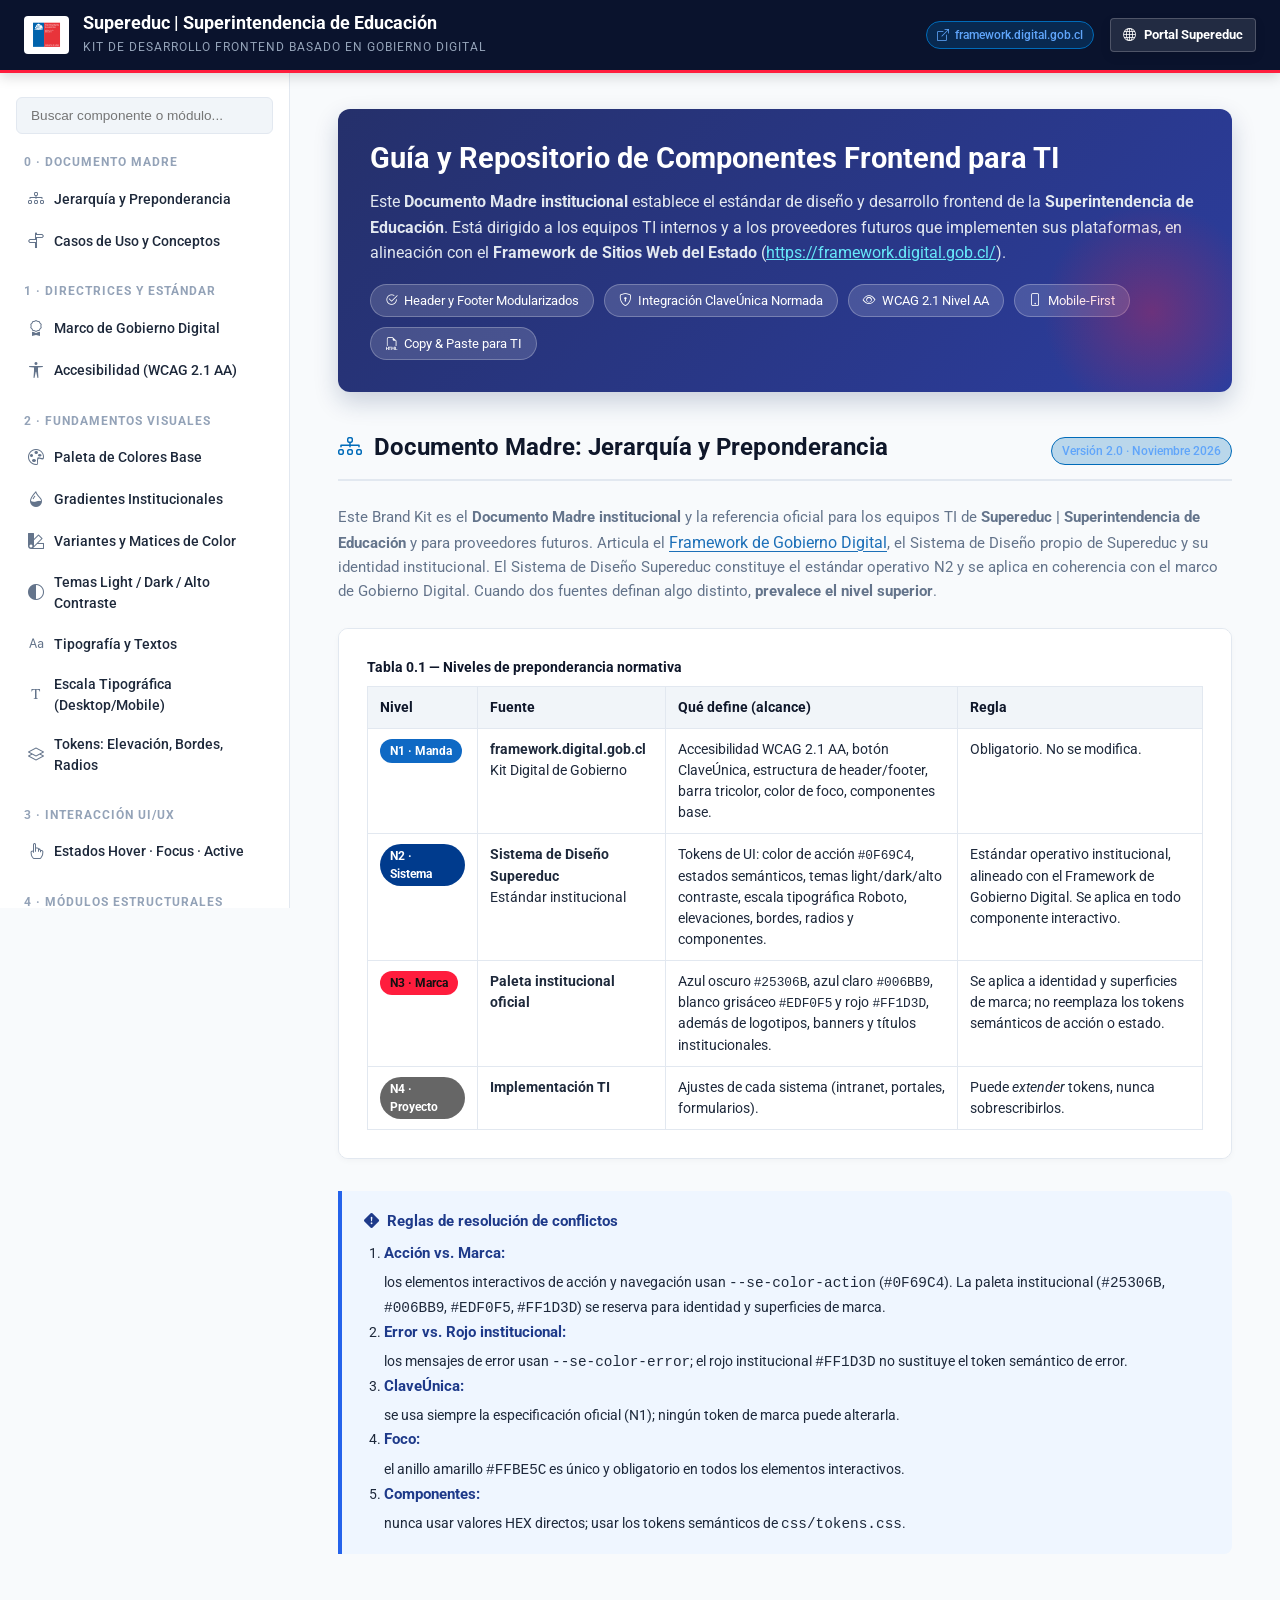
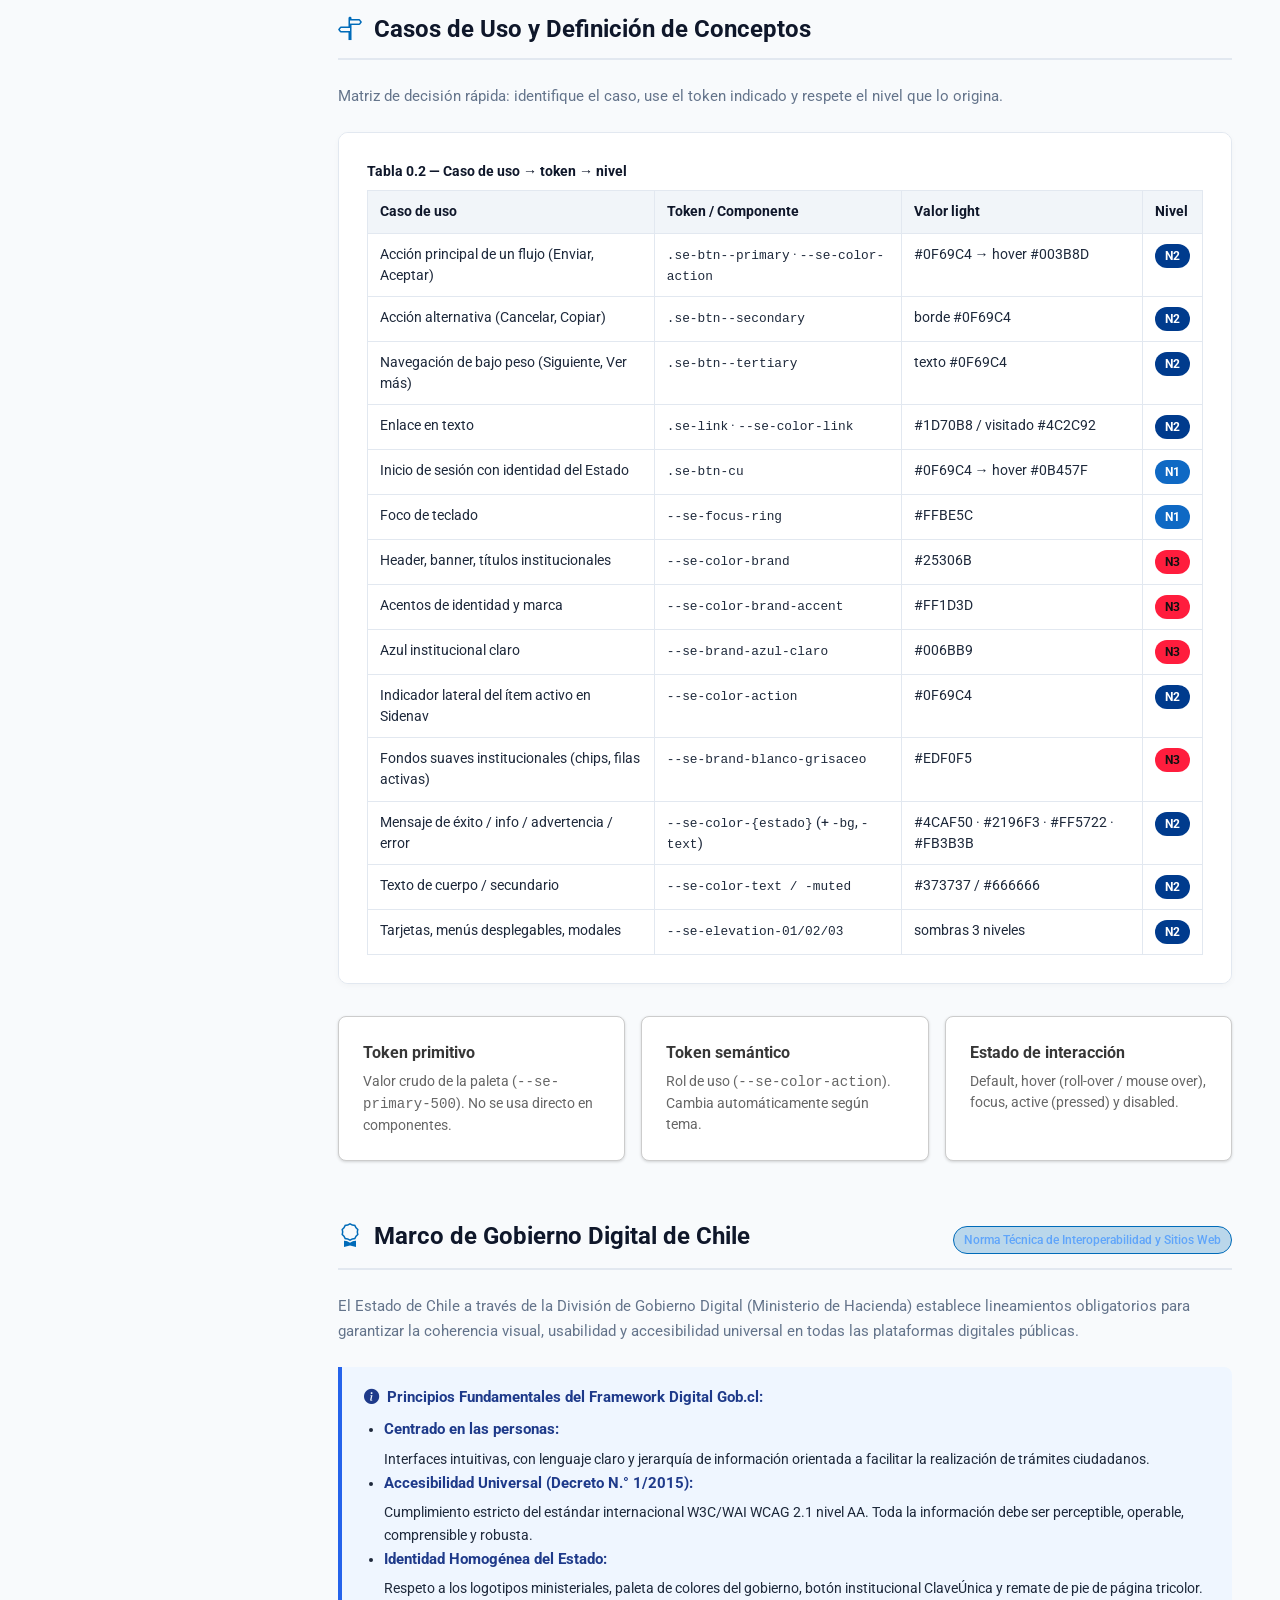
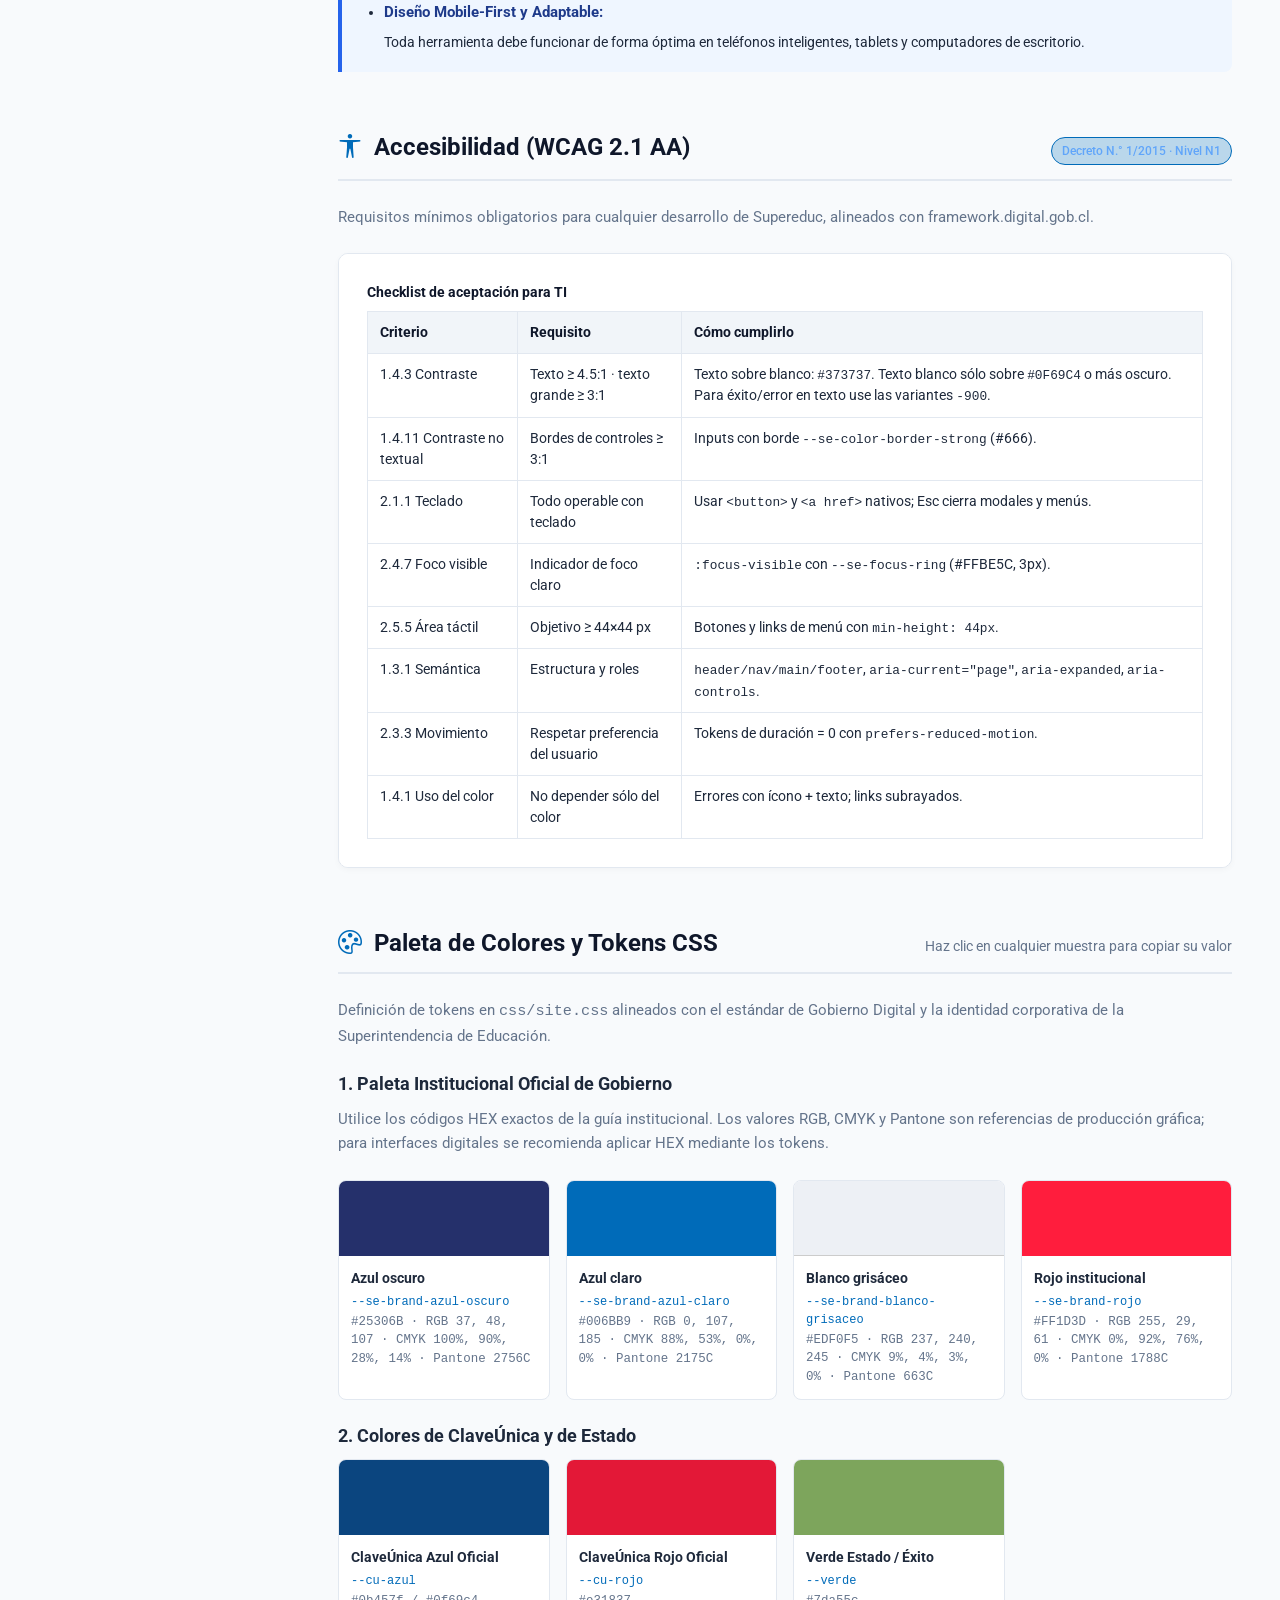
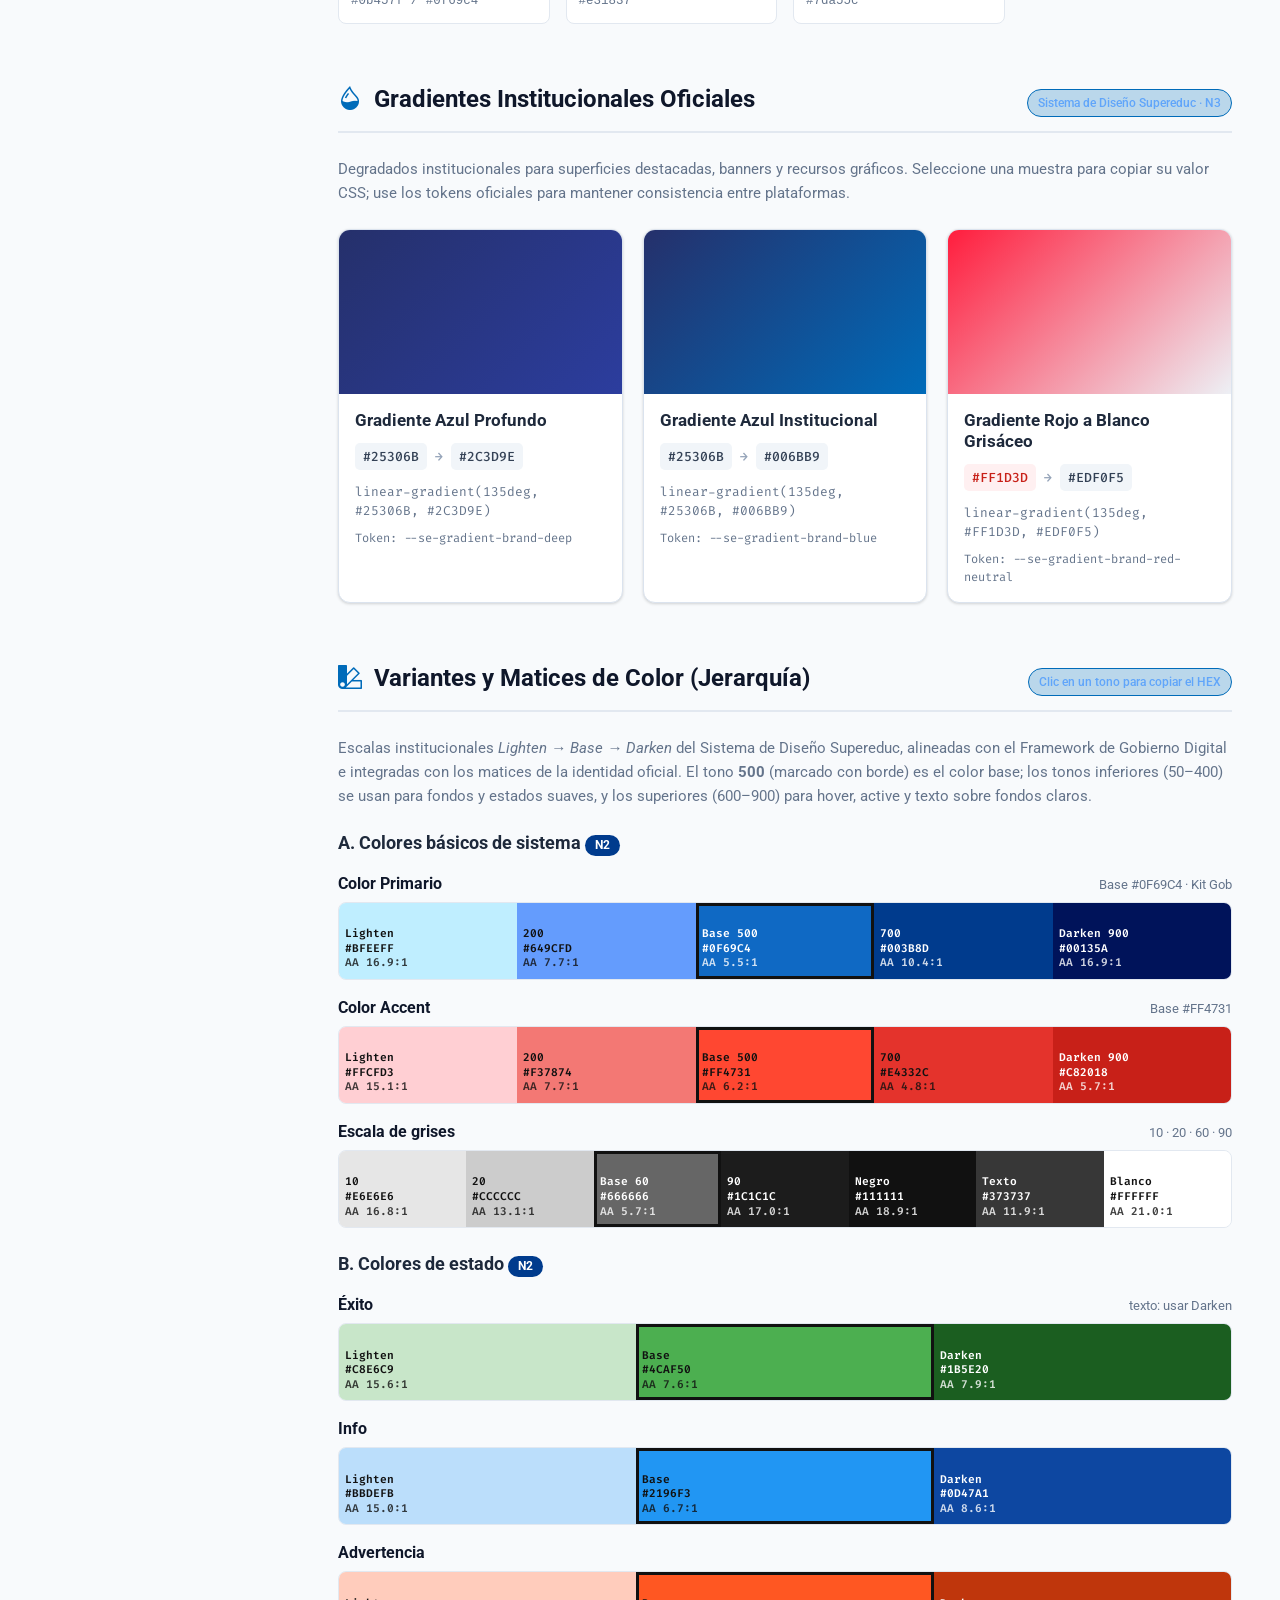
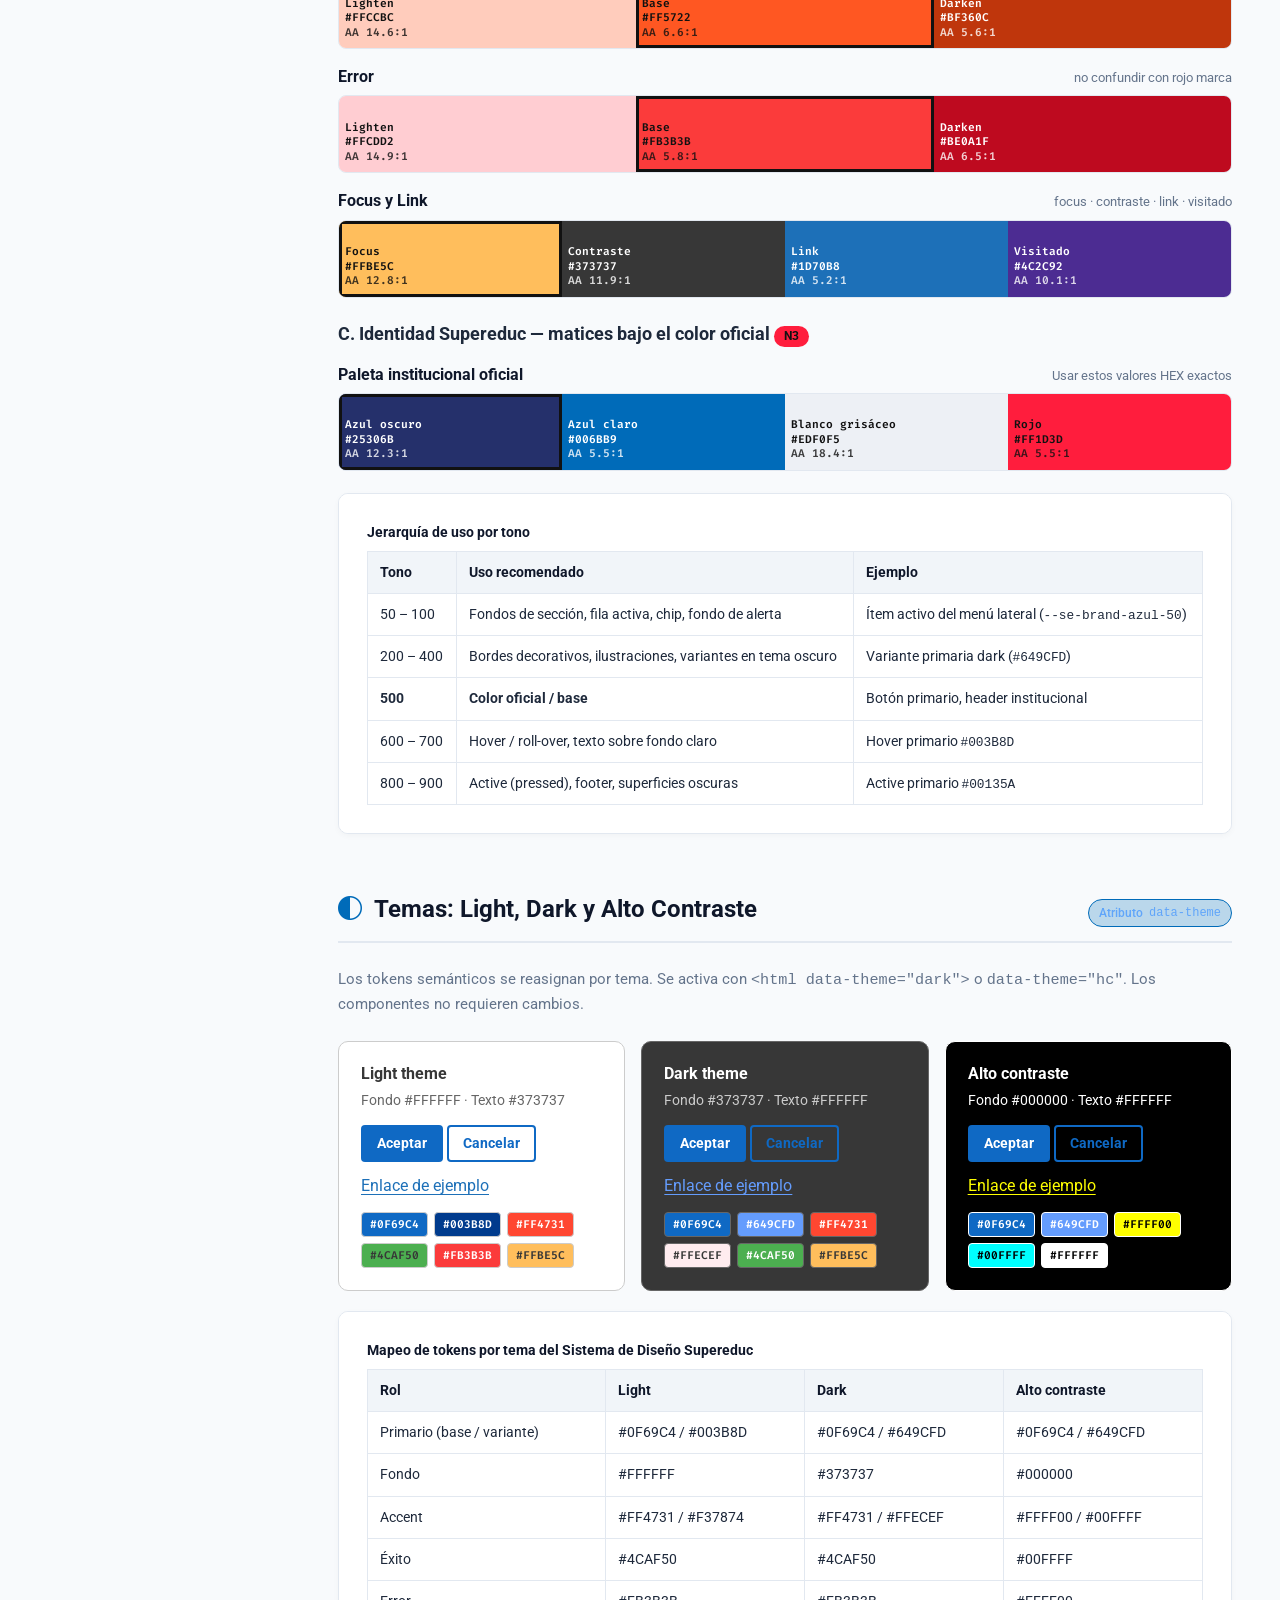
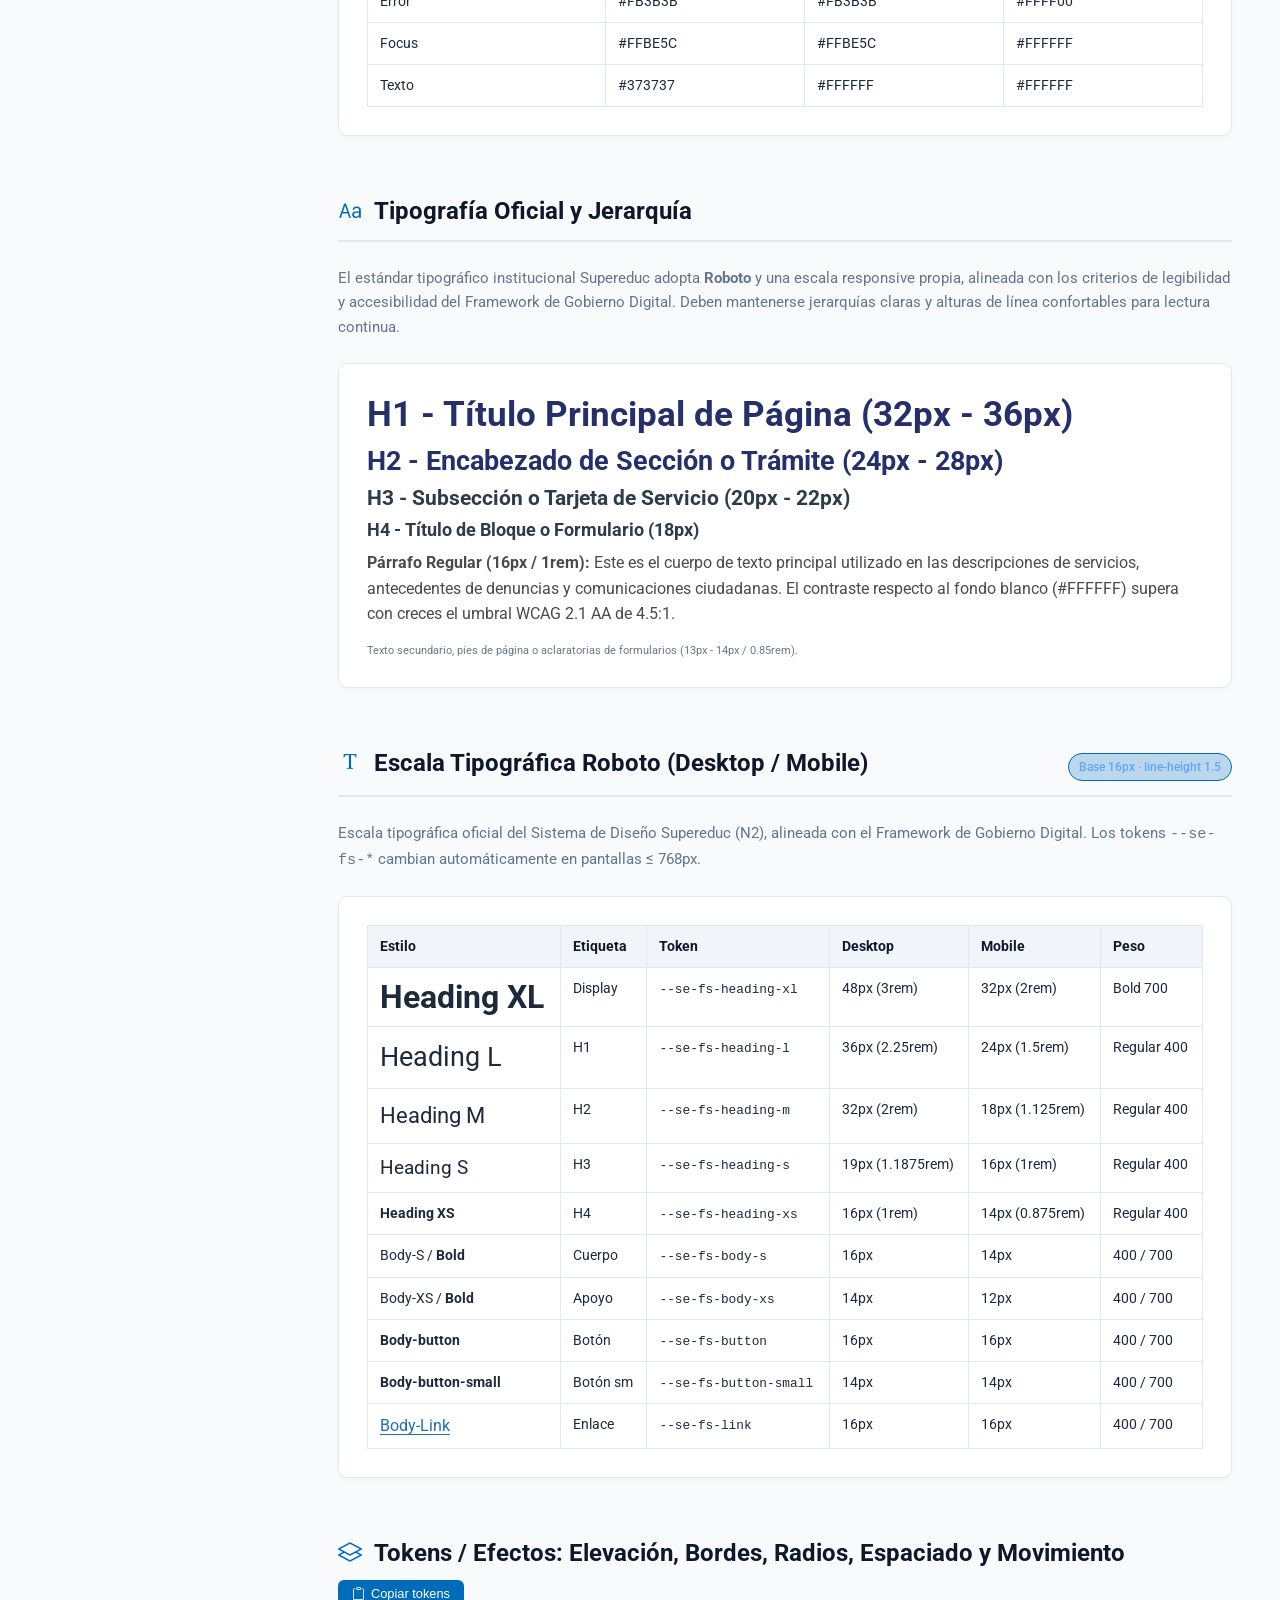
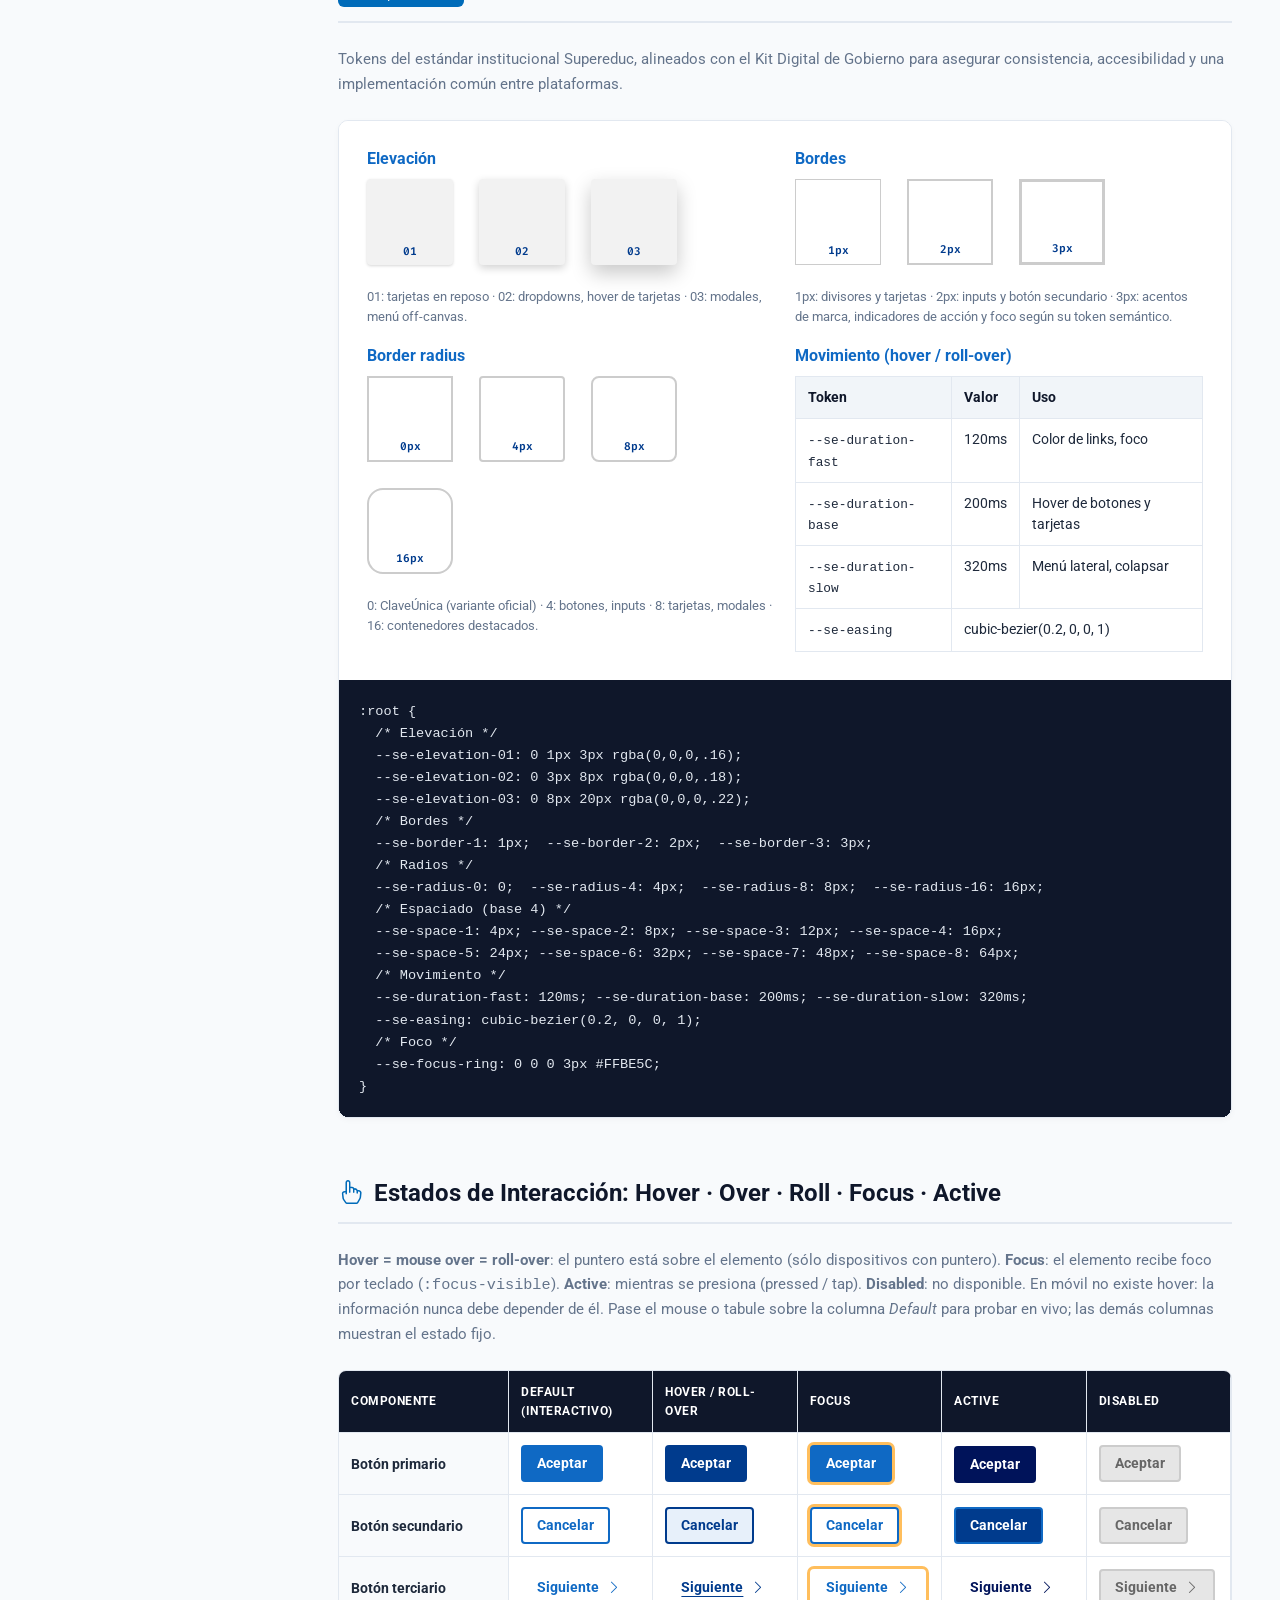
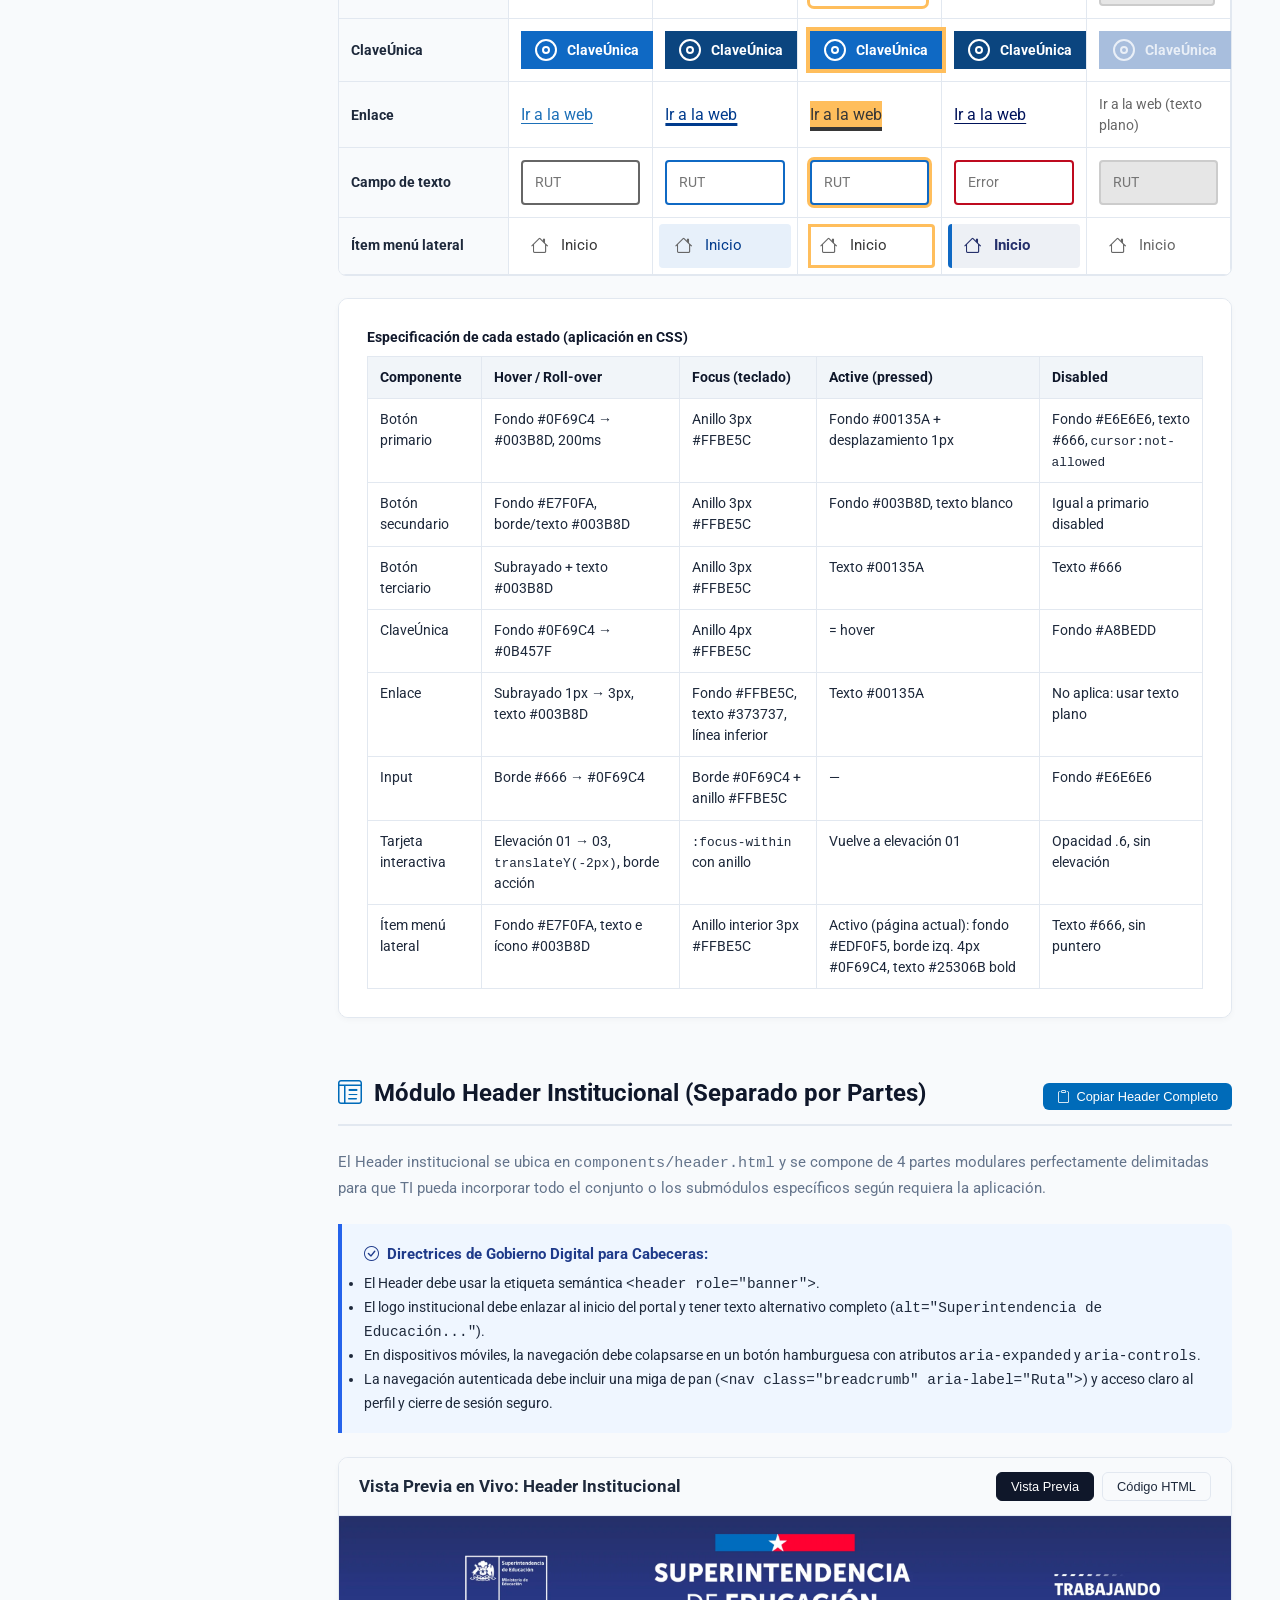
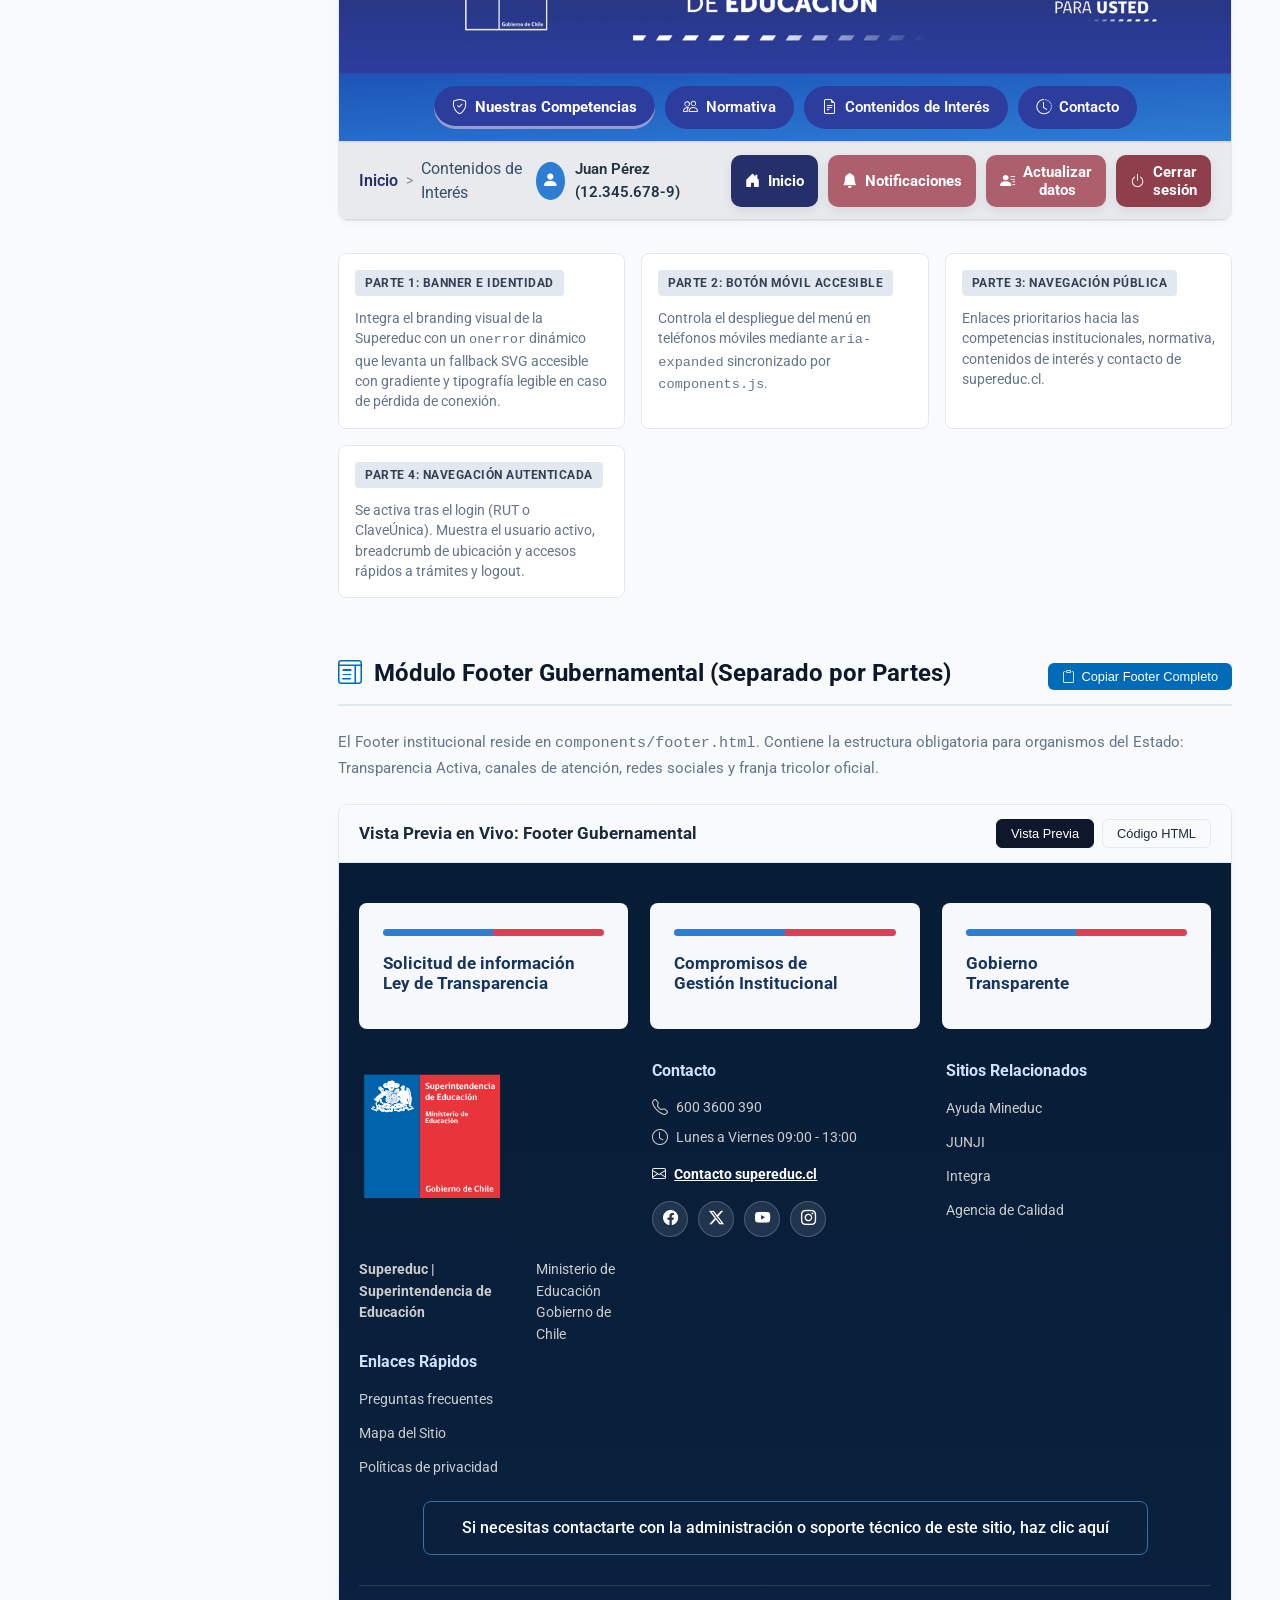
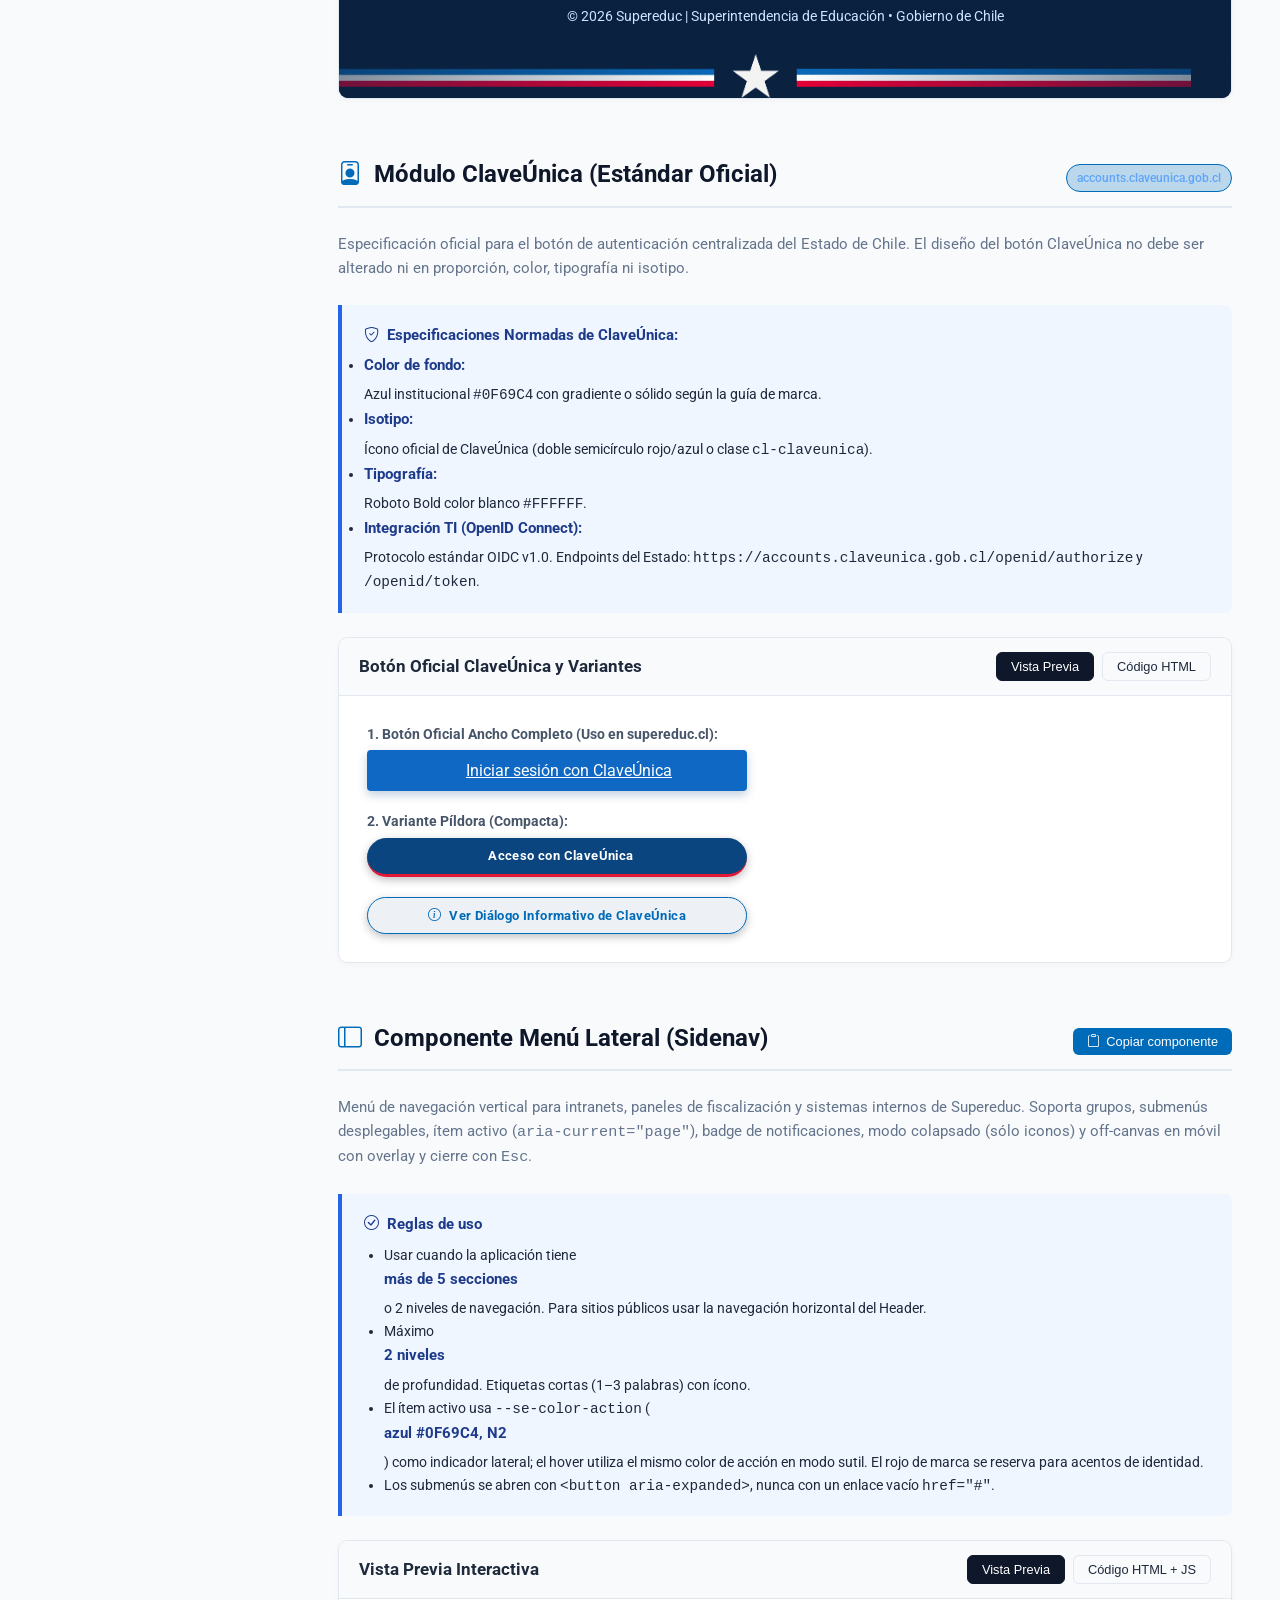
<file: index.html>
<!DOCTYPE html>
<html lang="es">
<head>
  <meta charset="UTF-8">
  <meta name="viewport" content="width=device-width, initial-scale=1.0">
  <title>Supereduc | Superintendencia de Educación — Framework de Componentes TI & Brand Kit</title>
  
  <!-- Fuentes Institucionales -->
  <link rel="preconnect" href="https://fonts.googleapis.com">
  <link rel="preconnect" href="https://fonts.gstatic.com" crossorigin>
  <link href="https://fonts.googleapis.com/css2?family=Roboto:ital,wght@0,300;0,400;0,500;0,700;1,400&family=Fira+Code:wght@400;500&display=swap" rel="stylesheet">
  
  <!-- Iconografía Bootstrap Icons -->
  <link rel="stylesheet" href="https://cdn.jsdelivr.net/npm/bootstrap-icons@1.11.1/font/bootstrap-icons.css">
  
  <!-- Estilos del Sistema Supereduc -->
  <link rel="stylesheet" href="css/site.css">
  <link rel="stylesheet" href="css/landing.css">

  <style>
    /* ==========================================================================
       ESTILOS DEL PORTAL DE COMPONENTES TI (SUPEREDUC + GOBIERNO DIGITAL)
       ========================================================================== */
    :root {
      --doc-sidebar-w: 290px;
      --doc-bg: #f8fafc;
      --doc-card-bg: #ffffff;
      --doc-border: #e2e8f0;
      --doc-text-main: #1e293b;
      --doc-text-muted: #64748b;
      --doc-primary: #006BB9;
      --doc-primary-hover: #25306B;
      --doc-code-bg: #0f172a;
      --doc-code-text: #e2e8f0;
    }

    body.doc-body {
      background-color: var(--doc-bg);
      color: var(--doc-text-main);
      font-family: var(--font);
      margin: 0;
      padding: 0;
      display: flex;
      flex-direction: column;
      min-height: 100vh;
    }

    /* Barra Superior del Sistema de Diseño */
    .doc-topbar {
      background: #0a132d;
      color: #ffffff;
      padding: 12px 24px;
      display: flex;
      justify-content: space-between;
      align-items: center;
      position: sticky;
      top: 0;
      z-index: 1000;
      border-bottom: 3px solid var(--se-color-brand-accent);
      box-shadow: 0 4px 12px rgba(0,0,0,0.15);
    }
    .doc-topbar-brand {
      display: flex;
      align-items: center;
      gap: 14px;
      text-decoration: none;
      color: #fff;
    }
    .doc-topbar-brand img {
      height: 38px;
      width: auto;
      background: #fff;
      padding: 4px 8px;
      border-radius: 4px;
    }
    .doc-topbar-title h1 {
      font-size: 1.15rem;
      margin: 0;
      font-weight: 700;
      line-height: 1.2;
    }
    .doc-topbar-title span {
      font-size: 0.75rem;
      color: #94a3b8;
      text-transform: uppercase;
      letter-spacing: 1px;
    }
    .doc-topbar-actions {
      display: flex;
      align-items: center;
      gap: 16px;
    }
    .doc-badge-gob {
      background: rgba(0, 107, 185, 0.25);
      border: 1px solid #006BB9;
      color: #60a5fa;
      padding: 4px 10px;
      border-radius: 999px;
      font-size: 0.75rem;
      font-weight: 500;
      display: inline-flex;
      align-items: center;
      gap: 6px;
      text-decoration: none;
      transition: all 0.2s;
    }
    .doc-badge-gob:hover {
      background: #006BB9;
      color: #fff;
    }

    /* Layout Principal: Sidebar + Contenido */
    .doc-layout {
      display: flex;
      flex: 1;
      max-width: 1600px;
      margin: 0 auto;
      width: 100%;
    }

    /* Sidebar */
    .doc-sidebar {
      width: var(--doc-sidebar-w);
      background: #ffffff;
      border-right: 1px solid var(--doc-border);
      padding: 24px 16px;
      position: sticky;
      top: 65px;
      height: calc(100vh - 65px);
      overflow-y: auto;
      flex-shrink: 0;
    }
    .doc-search {
      width: 100%;
      padding: 10px 14px;
      border-radius: 6px;
      border: 1px solid var(--doc-border);
      font-size: 0.85rem;
      margin-bottom: 20px;
      background: #f1f5f9;
      box-sizing: border-box;
      outline: none;
    }
    .doc-search:focus {
      border-color: var(--doc-primary);
      background: #fff;
    }
    .doc-nav-group {
      margin-bottom: 22px;
    }
    .doc-nav-label {
      font-size: 0.72rem;
      text-transform: uppercase;
      font-weight: 700;
      color: #94a3b8;
      letter-spacing: 1px;
      margin-bottom: 8px;
      padding-left: 8px;
    }
    .doc-nav-list {
      list-style: none;
      padding: 0;
      margin: 0;
    }
    .doc-nav-item {
      margin-bottom: 2px;
    }
    .doc-nav-link {
      display: flex;
      align-items: center;
      gap: 10px;
      padding: 8px 12px;
      border-radius: 6px;
      color: var(--doc-text-main);
      text-decoration: none;
      font-size: 0.88rem;
      font-weight: 500;
      transition: all 0.15s ease-in-out;
    }
    .doc-nav-link:hover {
      background: #EDF0F5;
      color: var(--doc-primary);
    }
    .doc-nav-link.active {
      background: #EDF0F5;
      color: var(--doc-primary);
      font-weight: 700;
      border-left: 3px solid var(--doc-primary);
    }
    .doc-nav-link i {
      font-size: 1rem;
      color: var(--doc-text-muted);
    }
    .doc-nav-link:hover i,
    .doc-nav-link.active i {
      color: var(--doc-primary);
    }

    /* Área de Contenido */
    .doc-content {
      flex: 1;
      padding: 36px 48px;
      overflow-x: hidden;
    }

    /* Banner de bienvenida y estándares */
    .doc-hero-notice {
      background: var(--se-gradient-brand-deep);
      color: #ffffff;
      border-radius: 12px;
      padding: 32px;
      margin-bottom: 40px;
      position: relative;
      overflow: hidden;
      box-shadow: 0 10px 25px rgba(13, 42, 91, 0.2);
    }
    .doc-hero-notice::after {
      content: "";
      position: absolute;
      right: -30px;
      bottom: -30px;
      width: 220px;
      height: 220px;
      background: radial-gradient(circle, rgba(255, 29, 61, 0.3) 0%, transparent 70%);
      border-radius: 50%;
    }
    .doc-hero-notice h2 {
      font-size: 1.8rem;
      margin-top: 0;
      margin-bottom: 12px;
      color: #ffffff;
    }
    .doc-hero-notice p {
      font-size: 1rem;
      line-height: 1.6;
      max-width: 900px;
      margin-bottom: 18px;
      color: #e2e8f0;
    }
    .doc-hero-badges {
      display: flex;
      flex-wrap: wrap;
      gap: 10px;
    }
    .doc-tag {
      background: rgba(255, 255, 255, 0.15);
      border: 1px solid rgba(255, 255, 255, 0.25);
      padding: 6px 14px;
      border-radius: 20px;
      font-size: 0.8rem;
      display: inline-flex;
      align-items: center;
      gap: 6px;
    }

    /* Secciones de Componentes */
    .doc-section {
      margin-bottom: 60px;
      scroll-margin-top: 85px;
    }
    .doc-section-header {
      border-bottom: 2px solid var(--doc-border);
      padding-bottom: 14px;
      margin-bottom: 24px;
      display: flex;
      justify-content: space-between;
      align-items: baseline;
      flex-wrap: wrap;
      gap: 12px;
    }
    .doc-section-title {
      font-size: 1.5rem;
      color: #0f172a;
      margin: 0;
      display: flex;
      align-items: center;
      gap: 12px;
    }
    .doc-section-title i {
      color: var(--doc-primary);
    }
    .doc-section-desc {
      color: var(--doc-text-muted);
      font-size: 0.95rem;
      line-height: 1.6;
      margin-bottom: 24px;
    }

    /* Caja de Directrices de Gobierno Digital (Callout) */
    .doc-gob-guideline {
      background: #eff6ff;
      border-left: 4px solid #2563eb;
      padding: 18px 22px;
      border-radius: 0 8px 8px 0;
      margin-bottom: 24px;
      font-size: 0.9rem;
      line-height: 1.6;
    }
    .doc-gob-guideline strong {
      color: #1e3a8a;
      display: flex;
      align-items: center;
      gap: 8px;
      margin-bottom: 6px;
      font-size: 0.95rem;
    }

    /* Tarjetas de Muestra / Preview del Componente */
    .doc-component-card {
      background: #ffffff;
      border: 1px solid var(--doc-border);
      border-radius: 10px;
      margin-bottom: 32px;
      overflow: hidden;
      box-shadow: 0 2px 6px rgba(0,0,0,0.03);
    }
    .doc-component-header {
      padding: 14px 20px;
      background: #f8fafc;
      border-bottom: 1px solid var(--doc-border);
      display: flex;
      justify-content: space-between;
      align-items: center;
      flex-wrap: wrap;
      gap: 10px;
    }
    .doc-component-name {
      font-size: 1.05rem;
      font-weight: 700;
      color: #1e293b;
      margin: 0;
    }
    .doc-component-controls {
      display: flex;
      gap: 8px;
    }
    .doc-btn-tab {
      background: transparent;
      border: 1px solid var(--doc-border);
      padding: 6px 14px;
      border-radius: 6px;
      font-size: 0.8rem;
      font-weight: 500;
      cursor: pointer;
      display: inline-flex;
      align-items: center;
      gap: 6px;
      color: var(--doc-text-main);
      transition: all 0.15s;
    }
    .doc-btn-tab:hover {
      background: #e2e8f0;
    }
    .doc-btn-tab.active {
      background: #0f172a;
      color: #ffffff;
      border-color: #0f172a;
    }
    .doc-btn-copy {
      background: #006BB9;
      color: #ffffff;
      border: none;
      padding: 6px 14px;
      border-radius: 6px;
      font-size: 0.8rem;
      font-weight: 500;
      cursor: pointer;
      display: inline-flex;
      align-items: center;
      gap: 6px;
      transition: background 0.15s;
    }
    .doc-btn-copy:hover {
      background: #0d2a5b;
    }

    /* Contenedor de Vista Previa */
    .doc-preview-pane {
      padding: 28px;
      background: #ffffff;
      overflow-x: auto;
    }
    .doc-preview-pane.grey-bg {
      background: #f1f5f9;
    }

    /* Contenedor de Código Fuente */
    .doc-code-pane {
      display: none;
      background: var(--doc-code-bg);
      padding: 20px;
      overflow-x: auto;
      position: relative;
    }
    .doc-code-pane pre {
      margin: 0;
      font-family: 'Fira Code', Consolas, monospace;
      font-size: 0.85rem;
      color: var(--doc-code-text);
      line-height: 1.55;
    }

    /* Muestras de Color */
    .doc-palette-grid {
      display: grid;
      grid-template-columns: repeat(auto-fill, minmax(210px, 1fr));
      gap: 16px;
      margin-bottom: 24px;
    }
    .doc-color-card {
      border: 1px solid var(--doc-border);
      border-radius: 8px;
      overflow: hidden;
      background: #fff;
      cursor: pointer;
      transition: transform 0.15s, box-shadow 0.15s;
    }
    .doc-color-card:hover {
      transform: translateY(-2px);
      box-shadow: 0 6px 12px rgba(0,0,0,0.08);
    }
    .doc-color-swatch {
      height: 75px;
      width: 100%;
      position: relative;
    }
    .doc-color-info {
      padding: 12px;
    }
    .doc-color-name {
      font-weight: 700;
      font-size: 0.88rem;
      margin-bottom: 4px;
    }
    .doc-color-var {
      font-family: monospace;
      font-size: 0.75rem;
      color: var(--doc-primary);
      margin-bottom: 2px;
    }
    .doc-color-hex {
      font-family: monospace;
      font-size: 0.78rem;
      color: var(--doc-text-muted);
    }

    /* Separación Visual de Bloques de Header/Footer */
    .doc-part-badge {
      display: inline-block;
      background: #e2e8f0;
      color: #334155;
      font-size: 0.75rem;
      font-weight: 700;
      padding: 4px 10px;
      border-radius: 4px;
      margin-bottom: 12px;
      text-transform: uppercase;
      letter-spacing: 0.5px;
    }

    /* Toast Notification */
    .doc-toast {
      position: fixed;
      bottom: 24px;
      right: 24px;
      background: #10b981;
      color: #fff;
      padding: 12px 24px;
      border-radius: 8px;
      font-size: 0.9rem;
      font-weight: 500;
      box-shadow: 0 10px 25px rgba(0,0,0,0.2);
      display: flex;
      align-items: center;
      gap: 10px;
      z-index: 99999;
      transform: translateY(100px);
      opacity: 0;
      transition: all 0.3s ease;
    }
    .doc-toast.show {
      transform: translateY(0);
      opacity: 1;
    }

    /* Responsive */
    @media (max-width: 992px) {
      .doc-layout {
        flex-direction: column;
      }
      .doc-sidebar {
        width: 100%;
        height: auto;
        position: static;
        border-right: none;
        border-bottom: 1px solid var(--doc-border);
      }
      .doc-content {
        padding: 24px 16px;
      }
    }
  </style>
  <link rel="stylesheet" href="css/tokens.css">
  <style>
    /* ===== Utilidades del documento madre (nuevas secciones) ===== */
    .doc-table { width: 100%; border-collapse: collapse; font-size: 0.88rem; background: #fff; }
    .doc-table caption { text-align: left; font-weight: 700; padding: 0 0 8px; color: #0f172a; }
    .doc-table th, .doc-table td { border: 1px solid var(--doc-border); padding: 10px 12px; text-align: left; vertical-align: top; }
    .doc-table th { background: #f1f5f9; color: #0f172a; font-weight: 700; }
    .doc-table code { font-size: 0.8rem; }
    .doc-level { display: inline-block; font-weight: 700; font-size: 0.75rem; padding: 3px 10px; border-radius: 999px; color: #fff; }
    .doc-level.n1 { background: #0F69C4; } .doc-level.n2 { background: #003B8D; } .doc-level.n3 { background: #FF1D3D; color: #111; } .doc-level.n4 { background: #666; }
    .doc-scale { display: grid; grid-template-columns: repeat(auto-fit, minmax(70px, 1fr)); border-radius: 8px; overflow: hidden; border: 1px solid var(--doc-border); margin-bottom: 8px; }
    .doc-scale button { border: 0; min-height: 76px; padding: 8px 6px; font: 600 0.7rem/1.3 var(--se-font-mono); cursor: pointer; display: flex; flex-direction: column; justify-content: flex-end; align-items: flex-start; text-align: left; transition: transform .12s; }
    .doc-scale button:hover { transform: scale(1.04); position: relative; z-index: 1; box-shadow: var(--se-elevation-02); }
    .doc-scale button:focus-visible { outline: 3px solid #FFBE5C; outline-offset: -3px; }
    .doc-scale .is-base { outline: 3px solid #111; outline-offset: -3px; }
    .doc-scale-title { display: flex; justify-content: space-between; align-items: baseline; margin: 18px 0 8px; gap: 10px; flex-wrap: wrap; }
    .doc-scale-title h4 { margin: 0; font-size: 1rem; color: #0f172a; }
    .doc-scale-title span { font-size: 0.8rem; color: var(--doc-text-muted); }
    .doc-gradient-grid { display: grid; grid-template-columns: repeat(auto-fit, minmax(min(100%, 280px), 1fr)); gap: 20px; }
    .doc-gradient-card { overflow: hidden; border: 1px solid #dbe3ee; border-radius: 12px; background: #fff; box-shadow: var(--se-elevation-01); }
    .doc-gradient-swatch { height: 164px; position: relative; }
    .doc-gradient-copy { position: absolute; inset: 0; width: 100%; border: 0; background: transparent; cursor: copy; }
    .doc-gradient-copy span { position: absolute; left: 50%; bottom: 14px; transform: translate(-50%, 6px); padding: 6px 10px; border: 1px solid rgba(255,255,255,.25); border-radius: 4px; background: rgba(15,23,42,.88); color: #fff; font: 500 .78rem var(--se-font-family); white-space: nowrap; opacity: 0; transition: opacity .15s, transform .15s; }
    .doc-gradient-copy:hover span, .doc-gradient-copy:focus-visible span { opacity: 1; transform: translate(-50%, 0); }
    .doc-gradient-copy:focus-visible { outline: 3px solid #FFBE5C; outline-offset: -4px; }
    .doc-gradient-copy:active { background: rgba(15,23,42,.08); }
    .doc-gradient-info { padding: 16px; }
    .doc-gradient-info h3 { margin: 0 0 12px; color: #1e293b; font-size: 1.05rem; }
    .doc-gradient-colors { display: flex; align-items: center; gap: 8px; margin-bottom: 12px; font: 500 .82rem var(--se-font-mono); }
    .doc-gradient-stop { padding: 5px 8px; border-radius: 5px; background: #f1f5f9; color: #334155; }
    .doc-gradient-stop.is-red { background: #fff0f1; color: #c82018; }
    .doc-gradient-arrow { color: #94a3b8; }
    .doc-gradient-css { display: block; overflow-wrap: anywhere; color: #64748b; font: .8rem/1.5 var(--se-font-mono); }
    .doc-gradient-token { display: block; margin-top: 8px; color: #64748b; font: .75rem/1.5 var(--se-font-mono); }
    .doc-grid-2 { display: grid; grid-template-columns: repeat(auto-fit, minmax(320px, 1fr)); gap: 20px; }
    .doc-grid-3 { display: grid; grid-template-columns: repeat(auto-fit, minmax(240px, 1fr)); gap: 16px; }
    .doc-theme-preview { border-radius: 10px; padding: 22px; background: var(--se-color-bg); color: var(--se-color-text); border: 1px solid var(--se-color-border); font-family: var(--se-font-family); }
    .doc-theme-preview h4 { margin: 0 0 6px; color: var(--se-color-text); }
    .doc-theme-preview p { color: var(--se-color-text-muted); margin: 0 0 14px; font-size: .9rem; }
    .doc-theme-chips { display: flex; flex-wrap: wrap; gap: 6px; margin-top: 14px; }
    .doc-theme-chips span { font: 600 .7rem var(--se-font-mono); padding: 4px 8px; border-radius: 4px; border: 1px solid var(--se-color-border); }
    .doc-token-box { width: 86px; height: 86px; background: #F2F2F2; display: flex; align-items: flex-end; justify-content: center; padding-bottom: 6px; box-sizing: border-box; font: 600 .7rem var(--se-font-mono); color: #003B8D; }
    .doc-token-row { display: flex; flex-wrap: wrap; gap: 26px; align-items: flex-end; margin: 10px 0 22px; }
    .doc-state-grid { display: grid; grid-template-columns: 170px repeat(5, minmax(110px, 1fr)); gap: 0; border: 1px solid var(--doc-border); border-radius: 8px; overflow: hidden; background: #fff; }
    .doc-state-grid > div { padding: 12px; border-bottom: 1px solid var(--doc-border); border-right: 1px solid var(--doc-border); display: flex; align-items: center; font-size: .85rem; }
    .doc-state-grid > .h { background: #0f172a; color: #fff; font-weight: 700; font-size: .78rem; text-transform: uppercase; letter-spacing: .5px; }
    .doc-state-grid > .r { font-weight: 700; background: #f8fafc; }
    @media (max-width: 1100px) { .doc-state-grid { grid-template-columns: 1fr 1fr; } .doc-state-grid > .h { display: none; } }
    .doc-sidenav-stage { display: flex; min-height: 520px; border: 1px solid var(--doc-border); border-radius: 10px; overflow: hidden; background: #F4F6F9; position: relative; }
    .doc-sidenav-stage main { flex: 1; padding: 24px; font-family: var(--se-font-family); }
    .doc-nav-toggle-mobile { display: none; }
    .doc-empty { display: none; font-size: .85rem; color: var(--doc-text-muted); padding: 8px; }
    @media (max-width: 992px) {
      .doc-nav-toggle-mobile { display: inline-flex; width: 100%; margin-bottom: 12px; }
      .doc-sidebar .doc-nav-wrap { display: none; }
      .doc-sidebar.is-open .doc-nav-wrap { display: block; }
    }
    .doc-nav-link:focus-visible { outline: none; box-shadow: inset 0 0 0 3px #FFBE5C; }
  </style>
</head>

<body class="doc-body">

  <!-- ========================================================================
       BARRA SUPERIOR DE LA HERRAMIENTA TI
       ======================================================================== -->
  <header class="doc-topbar">
    <a href="index.html" class="doc-topbar-brand" title="Supereduc | Superintendencia de Educación">
      <img src="img/logo-supereduc-rojo.svg" alt="Supereduc | Superintendencia de Educación">
      <div class="doc-topbar-title">
        <h1>Supereduc | Superintendencia de Educación</h1>
        <span>Kit de Desarrollo Frontend Basado en Gobierno Digital</span>
      </div>
    </a>
    <div class="doc-topbar-actions">
      <a href="https://framework.digital.gob.cl/" target="_blank" rel="noopener noreferrer" class="doc-badge-gob" title="Ver documentación oficial de Gobierno Digital">
        <i class="bi bi-box-arrow-up-right"></i> framework.digital.gob.cl
      </a>
      <a href="https://www.supereduc.cl/" target="_blank" rel="noopener noreferrer" class="btn-user" style="padding: 6px 12px; font-size: 0.8rem; background: rgba(255,255,255,0.1); border: 1px solid rgba(255,255,255,0.2); color:#fff; border-radius:4px; text-decoration:none;" title="Sitio Oficial Supereduc">
        <i class="bi bi-globe"></i> Portal Supereduc
      </a>
    </div>
  </header>

  <!-- ========================================================================
       LAYOUT PRINCIPAL: SIDEBAR + ÁREA DE CONTENIDO
       ======================================================================== -->
  <div class="doc-layout">

    <!-- SIDEBAR DE NAVEGACIÓN -->
    <aside class="doc-sidebar">
      <button type="button" class="se-btn se-btn--secondary se-btn--sm doc-nav-toggle-mobile" id="docNavToggle" aria-expanded="false" aria-controls="docNavWrap"><i class="bi bi-list"></i> Índice del Brand Kit</button>
      <input type="search" id="docSearchInput" class="doc-search" placeholder="Buscar componente o módulo..." aria-label="Buscar componente">
      <nav class="doc-nav-wrap" id="docNavWrap" aria-label="Índice del documento madre">
      <div class="doc-nav-group">
        <div class="doc-nav-label">0 · Documento Madre</div>
        <ul class="doc-nav-list">
          <li class="doc-nav-item"><a href="#documento-madre" class="doc-nav-link active"><i class="bi bi-diagram-3"></i> Jerarquía y Preponderancia</a></li>
          <li class="doc-nav-item"><a href="#casos-de-uso" class="doc-nav-link"><i class="bi bi-signpost-split"></i> Casos de Uso y Conceptos</a></li>
        </ul>
      </div>
      <div class="doc-nav-group">
        <div class="doc-nav-label">1 · Directrices y Estándar</div>
        <ul class="doc-nav-list">
          <li class="doc-nav-item"><a href="#gob-framework" class="doc-nav-link"><i class="bi bi-award"></i> Marco de Gobierno Digital</a></li>
          <li class="doc-nav-item"><a href="#accesibilidad" class="doc-nav-link"><i class="bi bi-universal-access"></i> Accesibilidad (WCAG 2.1 AA)</a></li>
        </ul>
      </div>
      <div class="doc-nav-group">
        <div class="doc-nav-label">2 · Fundamentos Visuales</div>
        <ul class="doc-nav-list">
          <li class="doc-nav-item"><a href="#tokens-colores" class="doc-nav-link"><i class="bi bi-palette"></i> Paleta de Colores Base</a></li>
          <li class="doc-nav-item"><a href="#gradientes-institucionales" class="doc-nav-link"><i class="bi bi-droplet-half"></i> Gradientes Institucionales</a></li>
          <li class="doc-nav-item"><a href="#escalas-color" class="doc-nav-link"><i class="bi bi-palette2"></i> Variantes y Matices de Color</a></li>
          <li class="doc-nav-item"><a href="#temas" class="doc-nav-link"><i class="bi bi-circle-half"></i> Temas Light / Dark / Alto Contraste</a></li>
          <li class="doc-nav-item"><a href="#tipografia" class="doc-nav-link"><i class="bi bi-type"></i> Tipografía y Textos</a></li>
          <li class="doc-nav-item"><a href="#tipografia-escala" class="doc-nav-link"><i class="bi bi-fonts"></i> Escala Tipográfica (Desktop/Mobile)</a></li>
          <li class="doc-nav-item"><a href="#tokens-efectos" class="doc-nav-link"><i class="bi bi-layers"></i> Tokens: Elevación, Bordes, Radios</a></li>
        </ul>
      </div>
      <div class="doc-nav-group">
        <div class="doc-nav-label">3 · Interacción UI/UX</div>
        <ul class="doc-nav-list">
          <li class="doc-nav-item"><a href="#estados-interaccion" class="doc-nav-link"><i class="bi bi-hand-index"></i> Estados Hover · Focus · Active</a></li>
        </ul>
      </div>
      <div class="doc-nav-group">
        <div class="doc-nav-label">4 · Módulos Estructurales</div>
        <ul class="doc-nav-list">
          <li class="doc-nav-item"><a href="#modulo-header" class="doc-nav-link"><i class="bi bi-layout-text-window-reverse"></i> Header Separado por Partes</a></li>
          <li class="doc-nav-item"><a href="#modulo-footer" class="doc-nav-link"><i class="bi bi-layout-text-window"></i> Footer Separado por Partes</a></li>
          <li class="doc-nav-item"><a href="#modulo-claveunica" class="doc-nav-link"><i class="bi bi-person-badge"></i> Botón &amp; Modal ClaveÚnica</a></li>
          <li class="doc-nav-item"><a href="#menu-lateral" class="doc-nav-link"><i class="bi bi-layout-sidebar"></i> Menú Lateral (Sidenav)</a></li>
        </ul>
      </div>
      <div class="doc-nav-group">
        <div class="doc-nav-label">5 · Componentes de Interfaz</div>
        <ul class="doc-nav-list">
          <li class="doc-nav-item"><a href="#componente-botones" class="doc-nav-link"><i class="bi bi-ui-radios-grid"></i> Botones y Acciones</a></li>
          <li class="doc-nav-item"><a href="#componente-formularios" class="doc-nav-link"><i class="bi bi-input-cursor-text"></i> Formularios y Validación RUT</a></li>
          <li class="doc-nav-item"><a href="#componente-cards" class="doc-nav-link"><i class="bi bi-card-heading"></i> Tarjetas (Cards)</a></li>
          <li class="doc-nav-item"><a href="#componente-alertas" class="doc-nav-link"><i class="bi bi-exclamation-triangle"></i> Alertas y Callouts</a></li>
          <li class="doc-nav-item"><a href="#componente-tablas" class="doc-nav-link"><i class="bi bi-table"></i> Tablas y Paginación</a></li>
          <li class="doc-nav-item"><a href="#componente-modales" class="doc-nav-link"><i class="bi bi-window-stack"></i> Modales y Diálogos</a></li>
          <li class="doc-nav-item"><a href="#componente-tabs" class="doc-nav-link"><i class="bi bi-segmented-nav"></i> Pestañas y Acordeones</a></li>
        </ul>
      </div>
      <div class="doc-nav-group">
        <div class="doc-nav-label">6 · Recursos para TI</div>
        <ul class="doc-nav-list">
          <li class="doc-nav-item"><a href="#plantilla-base" class="doc-nav-link"><i class="bi bi-file-earmark-code"></i> Boilerplate HTML5 Base</a></li>
          <li class="doc-nav-item"><a href="#tokens-css" class="doc-nav-link"><i class="bi bi-braces"></i> Archivo tokens.css</a></li>
        </ul>
      </div>
      <p class="doc-empty" id="docNavEmpty">Sin resultados para la búsqueda.</p>
      </nav>
    </aside>

    <!-- ÁREA DE CONTENIDO -->
    <main class="doc-content">

      <!-- BANNER DE ENCABEZADO -->
      <div class="doc-hero-notice">
        <h2>Guía y Repositorio de Componentes Frontend para TI</h2>
        <p>
          Este <strong>Documento Madre institucional</strong> establece el estándar de diseño y desarrollo frontend de la <strong>Superintendencia de Educación</strong>. Está dirigido a los equipos TI internos y a los proveedores futuros que implementen sus plataformas, en alineación con el <strong>Framework de Sitios Web del Estado</strong> (<a href="https://framework.digital.gob.cl/" target="_blank" rel="noopener noreferrer" style="color: #67e8f9; text-decoration: underline;">https://framework.digital.gob.cl/</a>).
        </p>
        <div class="doc-hero-badges">
          <span class="doc-tag"><i class="bi bi-check2-circle"></i> Header y Footer Modularizados</span>
          <span class="doc-tag"><i class="bi bi-shield-lock"></i> Integración ClaveÚnica Normada</span>
          <span class="doc-tag"><i class="bi bi-eye"></i> WCAG 2.1 Nivel AA</span>
          <span class="doc-tag"><i class="bi bi-phone"></i> Mobile-First</span>
          <span class="doc-tag"><i class="bi bi-filetype-html"></i> Copy &amp; Paste para TI</span>
        </div>
      </div>

      <!-- ====================================================================
           SECCIÓN 0: DOCUMENTO MADRE — JERARQUÍA Y PREPONDERANCIA
           ==================================================================== -->
      <section id="documento-madre" class="doc-section">
        <div class="doc-section-header">
          <h2 class="doc-section-title"><i class="bi bi-diagram-3"></i> Documento Madre: Jerarquía y Preponderancia</h2>
          <span class="doc-badge-gob">Versión 2.0 · Noviembre 2026</span>
        </div>
        <p class="doc-section-desc">
          Este Brand Kit es el <strong>Documento Madre institucional</strong> y la referencia oficial para los equipos TI de <strong>Supereduc | Superintendencia de Educación</strong> y para proveedores futuros. Articula el <a class="se-link" href="https://framework.digital.gob.cl/" target="_blank" rel="noopener noreferrer">Framework de Gobierno Digital</a>, el Sistema de Diseño propio de Supereduc y su identidad institucional. El Sistema de Diseño Supereduc constituye el estándar operativo N2 y se aplica en coherencia con el marco de Gobierno Digital. Cuando dos fuentes definan algo distinto, <strong>prevalece el nivel superior</strong>.
        </p>

        <div class="doc-component-card">
          <div class="doc-preview-pane">
            <table class="doc-table">
              <caption>Tabla 0.1 — Niveles de preponderancia normativa</caption>
              <thead><tr><th style="width:110px">Nivel</th><th>Fuente</th><th>Qué define (alcance)</th><th>Regla</th></tr></thead>
              <tbody>
                <tr><td><span class="doc-level n1">N1 · Manda</span></td><td><strong>framework.digital.gob.cl</strong><br>Kit Digital de Gobierno</td><td>Accesibilidad WCAG 2.1 AA, botón ClaveÚnica, estructura de header/footer, barra tricolor, color de foco, componentes base.</td><td>Obligatorio. No se modifica.</td></tr>
                <tr><td><span class="doc-level n2">N2 · Sistema</span></td><td><strong>Sistema de Diseño Supereduc</strong><br>Estándar institucional</td><td>Tokens de UI: color de acción <code>#0F69C4</code>, estados semánticos, temas light/dark/alto contraste, escala tipográfica Roboto, elevaciones, bordes, radios y componentes.</td><td>Estándar operativo institucional, alineado con el Framework de Gobierno Digital. Se aplica en todo componente interactivo.</td></tr>
                <tr><td><span class="doc-level n3">N3 · Marca</span></td><td><strong>Paleta institucional oficial</strong></td><td>Azul oscuro <code>#25306B</code>, azul claro <code>#006BB9</code>, blanco grisáceo <code>#EDF0F5</code> y rojo <code>#FF1D3D</code>, además de logotipos, banners y títulos institucionales.</td><td>Se aplica a identidad y superficies de marca; no reemplaza los tokens semánticos de acción o estado.</td></tr>
                <tr><td><span class="doc-level n4">N4 · Proyecto</span></td><td><strong>Implementación TI</strong></td><td>Ajustes de cada sistema (intranet, portales, formularios).</td><td>Puede <em>extender</em> tokens, nunca sobrescribirlos.</td></tr>
              </tbody>
            </table>
          </div>
        </div>

        <div class="doc-gob-guideline">
          <strong><i class="bi bi-exclamation-diamond-fill"></i> Reglas de resolución de conflictos</strong>
          <ol style="margin: 8px 0 0 20px; padding: 0;">
            <li><strong>Acción vs. Marca:</strong> los elementos interactivos de acción y navegación usan <code>--se-color-action</code> (<code>#0F69C4</code>). La paleta institucional (<code>#25306B</code>, <code>#006BB9</code>, <code>#EDF0F5</code>, <code>#FF1D3D</code>) se reserva para identidad y superficies de marca.</li>
            <li><strong>Error vs. Rojo institucional:</strong> los mensajes de error usan <code>--se-color-error</code>; el rojo institucional <code>#FF1D3D</code> no sustituye el token semántico de error.</li>
            <li><strong>ClaveÚnica:</strong> se usa siempre la especificación oficial (N1); ningún token de marca puede alterarla.</li>
            <li><strong>Foco:</strong> el anillo amarillo <code>#FFBE5C</code> es único y obligatorio en todos los elementos interactivos.</li>
            <li><strong>Componentes:</strong> nunca usar valores HEX directos; usar los tokens semánticos de <code>css/tokens.css</code>.</li>
          </ol>
        </div>
      </section>

      <section id="casos-de-uso" class="doc-section">
        <div class="doc-section-header">
          <h2 class="doc-section-title"><i class="bi bi-signpost-split"></i> Casos de Uso y Definición de Conceptos</h2>
        </div>
        <p class="doc-section-desc">Matriz de decisión rápida: identifique el caso, use el token indicado y respete el nivel que lo origina.</p>
        <div class="doc-component-card">
          <div class="doc-preview-pane">
            <table class="doc-table">
              <caption>Tabla 0.2 — Caso de uso → token → nivel</caption>
              <thead><tr><th>Caso de uso</th><th>Token / Componente</th><th>Valor light</th><th>Nivel</th></tr></thead>
              <tbody>
                <tr><td>Acción principal de un flujo (Enviar, Aceptar)</td><td><code>.se-btn--primary</code> · <code>--se-color-action</code></td><td>#0F69C4 → hover #003B8D</td><td><span class="doc-level n2">N2</span></td></tr>
                <tr><td>Acción alternativa (Cancelar, Copiar)</td><td><code>.se-btn--secondary</code></td><td>borde #0F69C4</td><td><span class="doc-level n2">N2</span></td></tr>
                <tr><td>Navegación de bajo peso (Siguiente, Ver más)</td><td><code>.se-btn--tertiary</code></td><td>texto #0F69C4</td><td><span class="doc-level n2">N2</span></td></tr>
                <tr><td>Enlace en texto</td><td><code>.se-link</code> · <code>--se-color-link</code></td><td>#1D70B8 / visitado #4C2C92</td><td><span class="doc-level n2">N2</span></td></tr>
                <tr><td>Inicio de sesión con identidad del Estado</td><td><code>.se-btn-cu</code></td><td>#0F69C4 → hover #0B457F</td><td><span class="doc-level n1">N1</span></td></tr>
                <tr><td>Foco de teclado</td><td><code>--se-focus-ring</code></td><td>#FFBE5C</td><td><span class="doc-level n1">N1</span></td></tr>
                <tr><td>Header, banner, títulos institucionales</td><td><code>--se-color-brand</code></td><td>#25306B</td><td><span class="doc-level n3">N3</span></td></tr>
                <tr><td>Acentos de identidad y marca</td><td><code>--se-color-brand-accent</code></td><td>#FF1D3D</td><td><span class="doc-level n3">N3</span></td></tr>
                <tr><td>Azul institucional claro</td><td><code>--se-brand-azul-claro</code></td><td>#006BB9</td><td><span class="doc-level n3">N3</span></td></tr>
                <tr><td>Indicador lateral del ítem activo en Sidenav</td><td><code>--se-color-action</code></td><td>#0F69C4</td><td><span class="doc-level n2">N2</span></td></tr>
                <tr><td>Fondos suaves institucionales (chips, filas activas)</td><td><code>--se-brand-blanco-grisaceo</code></td><td>#EDF0F5</td><td><span class="doc-level n3">N3</span></td></tr>
                <tr><td>Mensaje de éxito / info / advertencia / error</td><td><code>--se-color-{estado}</code> (+ <code>-bg</code>, <code>-text</code>)</td><td>#4CAF50 · #2196F3 · #FF5722 · #FB3B3B</td><td><span class="doc-level n2">N2</span></td></tr>
                <tr><td>Texto de cuerpo / secundario</td><td><code>--se-color-text / -muted</code></td><td>#373737 / #666666</td><td><span class="doc-level n2">N2</span></td></tr>
                <tr><td>Tarjetas, menús desplegables, modales</td><td><code>--se-elevation-01/02/03</code></td><td>sombras 3 niveles</td><td><span class="doc-level n2">N2</span></td></tr>
              </tbody>
            </table>
          </div>
        </div>
        <div class="doc-grid-3">
          <div class="se-card"><strong>Token primitivo</strong><p style="margin:6px 0 0;font-size:.88rem;color:#666">Valor crudo de la paleta (<code>--se-primary-500</code>). No se usa directo en componentes.</p></div>
          <div class="se-card"><strong>Token semántico</strong><p style="margin:6px 0 0;font-size:.88rem;color:#666">Rol de uso (<code>--se-color-action</code>). Cambia automáticamente según tema.</p></div>
          <div class="se-card"><strong>Estado de interacción</strong><p style="margin:6px 0 0;font-size:.88rem;color:#666">Default, hover (roll-over / mouse over), focus, active (pressed) y disabled.</p></div>
        </div>
      </section>

      <!-- ====================================================================
           SECCIÓN 1: MARCO DE GOBIERNO DIGITAL
           ==================================================================== -->
      <section id="gob-framework" class="doc-section">
        <div class="doc-section-header">
          <h2 class="doc-section-title"><i class="bi bi-award"></i> Marco de Gobierno Digital de Chile</h2>
          <span class="doc-badge-gob">Norma Técnica de Interoperabilidad y Sitios Web</span>
        </div>
        <p class="doc-section-desc">
          El Estado de Chile a través de la División de Gobierno Digital (Ministerio de Hacienda) establece lineamientos obligatorios para garantizar la coherencia visual, usabilidad y accesibilidad universal en todas las plataformas digitales públicas.
        </p>

        <div class="doc-gob-guideline">
          <strong><i class="bi bi-info-circle-fill"></i> Principios Fundamentales del Framework Digital Gob.cl:</strong>
          <ul style="margin: 8px 0 0 20px; padding: 0;">
            <li><strong>Centrado en las personas:</strong> Interfaces intuitivas, con lenguaje claro y jerarquía de información orientada a facilitar la realización de trámites ciudadanos.</li>
            <li><strong>Accesibilidad Universal (Decreto N.° 1/2015):</strong> Cumplimiento estricto del estándar internacional W3C/WAI WCAG 2.1 nivel AA. Toda la información debe ser perceptible, operable, comprensible y robusta.</li>
            <li><strong>Identidad Homogénea del Estado:</strong> Respeto a los logotipos ministeriales, paleta de colores del gobierno, botón institucional ClaveÚnica y remate de pie de página tricolor.</li>
            <li><strong>Diseño Mobile-First y Adaptable:</strong> Toda herramienta debe funcionar de forma óptima en teléfonos inteligentes, tablets y computadores de escritorio.</li>
          </ul>
        </div>
      </section>

      <!-- ====================================================================
           SECCIÓN 1.2: ACCESIBILIDAD
           ==================================================================== -->
      <section id="accesibilidad" class="doc-section">
        <div class="doc-section-header">
          <h2 class="doc-section-title"><i class="bi bi-universal-access"></i> Accesibilidad (WCAG 2.1 AA)</h2>
          <span class="doc-badge-gob">Decreto N.° 1/2015 · Nivel N1</span>
        </div>
        <p class="doc-section-desc">Requisitos mínimos obligatorios para cualquier desarrollo de Supereduc, alineados con framework.digital.gob.cl.</p>
        <div class="doc-component-card">
          <div class="doc-preview-pane">
            <table class="doc-table">
              <caption>Checklist de aceptación para TI</caption>
              <thead><tr><th>Criterio</th><th>Requisito</th><th>Cómo cumplirlo</th></tr></thead>
              <tbody>
                <tr><td>1.4.3 Contraste</td><td>Texto ≥ 4.5:1 · texto grande ≥ 3:1</td><td>Texto sobre blanco: <code>#373737</code>. Texto blanco sólo sobre <code>#0F69C4</code> o más oscuro. Para éxito/error en texto use las variantes <code>-900</code>.</td></tr>
                <tr><td>1.4.11 Contraste no textual</td><td>Bordes de controles ≥ 3:1</td><td>Inputs con borde <code>--se-color-border-strong</code> (#666).</td></tr>
                <tr><td>2.1.1 Teclado</td><td>Todo operable con teclado</td><td>Usar <code>&lt;button&gt;</code> y <code>&lt;a href&gt;</code> nativos; Esc cierra modales y menús.</td></tr>
                <tr><td>2.4.7 Foco visible</td><td>Indicador de foco claro</td><td><code>:focus-visible</code> con <code>--se-focus-ring</code> (#FFBE5C, 3px).</td></tr>
                <tr><td>2.5.5 Área táctil</td><td>Objetivo ≥ 44×44 px</td><td>Botones y links de menú con <code>min-height: 44px</code>.</td></tr>
                <tr><td>1.3.1 Semántica</td><td>Estructura y roles</td><td><code>header/nav/main/footer</code>, <code>aria-current="page"</code>, <code>aria-expanded</code>, <code>aria-controls</code>.</td></tr>
                <tr><td>2.3.3 Movimiento</td><td>Respetar preferencia del usuario</td><td>Tokens de duración = 0 con <code>prefers-reduced-motion</code>.</td></tr>
                <tr><td>1.4.1 Uso del color</td><td>No depender sólo del color</td><td>Errores con ícono + texto; links subrayados.</td></tr>
              </tbody>
            </table>
          </div>
        </div>
      </section>

      <!-- ====================================================================
           SECCIÓN 2: PALETA DE COLORES & TOKENS
           ==================================================================== -->
      <section id="tokens-colores" class="doc-section">
        <div class="doc-section-header">
          <h2 class="doc-section-title"><i class="bi bi-palette"></i> Paleta de Colores y Tokens CSS</h2>
          <span style="font-size: 0.85rem; color: var(--doc-text-muted);">Haz clic en cualquier muestra para copiar su valor</span>
        </div>
        <p class="doc-section-desc">
          Definición de tokens en <code>css/site.css</code> alineados con el estándar de Gobierno Digital y la identidad corporativa de la Superintendencia de Educación.
        </p>

        <!-- Paleta institucional oficial -->
        <h3 style="font-size: 1.15rem; margin-bottom: 12px; color: #1e293b;">1. Paleta Institucional Oficial de Gobierno</h3>
        <p class="doc-section-desc">Utilice los códigos HEX exactos de la guía institucional. Los valores RGB, CMYK y Pantone son referencias de producción gráfica; para interfaces digitales se recomienda aplicar HEX mediante los tokens.</p>
        <div class="doc-palette-grid">
          <div class="doc-color-card" onclick="copyText('#25306B')">
            <div class="doc-color-swatch" style="background: #25306B;"></div>
            <div class="doc-color-info">
              <div class="doc-color-name">Azul oscuro</div>
              <div class="doc-color-var">--se-brand-azul-oscuro</div>
              <div class="doc-color-hex">#25306B · RGB 37, 48, 107 · CMYK 100%, 90%, 28%, 14% · Pantone 2756C</div>
            </div>
          </div>
          <div class="doc-color-card" onclick="copyText('#006BB9')">
            <div class="doc-color-swatch" style="background: #006BB9;"></div>
            <div class="doc-color-info">
              <div class="doc-color-name">Azul claro</div>
              <div class="doc-color-var">--se-brand-azul-claro</div>
              <div class="doc-color-hex">#006BB9 · RGB 0, 107, 185 · CMYK 88%, 53%, 0%, 0% · Pantone 2175C</div>
            </div>
          </div>
          <div class="doc-color-card" onclick="copyText('#EDF0F5')">
            <div class="doc-color-swatch" style="background: #EDF0F5; border-bottom: 1px solid #ccc;"></div>
            <div class="doc-color-info">
              <div class="doc-color-name">Blanco grisáceo</div>
              <div class="doc-color-var">--se-brand-blanco-grisaceo</div>
              <div class="doc-color-hex">#EDF0F5 · RGB 237, 240, 245 · CMYK 9%, 4%, 3%, 0% · Pantone 663C</div>
            </div>
          </div>
          <div class="doc-color-card" onclick="copyText('#FF1D3D')">
            <div class="doc-color-swatch" style="background: #FF1D3D;"></div>
            <div class="doc-color-info">
              <div class="doc-color-name">Rojo institucional</div>
              <div class="doc-color-var">--se-brand-rojo</div>
              <div class="doc-color-hex">#FF1D3D · RGB 255, 29, 61 · CMYK 0%, 92%, 76%, 0% · Pantone 1788C</div>
            </div>
          </div>
        </div>

        <!-- Colores de ClaveÚnica y de estado -->
        <h3 style="font-size: 1.15rem; margin-bottom: 12px; color: #1e293b;">2. Colores de ClaveÚnica y de Estado</h3>
        <div class="doc-palette-grid">
          <div class="doc-color-card" onclick="copyText('#0b457f')">
            <div class="doc-color-swatch" style="background: #0b457f;"></div>
            <div class="doc-color-info">
              <div class="doc-color-name">ClaveÚnica Azul Oficial</div>
              <div class="doc-color-var">--cu-azul</div>
              <div class="doc-color-hex">#0b457f / #0f69c4</div>
            </div>
          </div>
          <div class="doc-color-card" onclick="copyText('#e31837')">
            <div class="doc-color-swatch" style="background: #e31837;"></div>
            <div class="doc-color-info">
              <div class="doc-color-name">ClaveÚnica Rojo Oficial</div>
              <div class="doc-color-var">--cu-rojo</div>
              <div class="doc-color-hex">#e31837</div>
            </div>
          </div>
          <div class="doc-color-card" onclick="copyText('#7da55c')">
            <div class="doc-color-swatch" style="background: #7da55c;"></div>
            <div class="doc-color-info">
              <div class="doc-color-name">Verde Estado / Éxito</div>
              <div class="doc-color-var">--verde</div>
              <div class="doc-color-hex">#7da55c</div>
            </div>
          </div>
        </div>
      </section>

      <section id="gradientes-institucionales" class="doc-section">
        <div class="doc-section-header">
          <h2 class="doc-section-title"><i class="bi bi-droplet-half"></i> Gradientes Institucionales Oficiales</h2>
          <span class="doc-badge-gob">Sistema de Diseño Supereduc · N3</span>
        </div>
        <p class="doc-section-desc">Degradados institucionales para superficies destacadas, banners y recursos gráficos. Seleccione una muestra para copiar su valor CSS; use los tokens oficiales para mantener consistencia entre plataformas.</p>
        <div class="doc-gradient-grid">
          <article class="doc-gradient-card">
            <div class="doc-gradient-swatch" style="background:var(--se-gradient-brand-deep)">
              <button type="button" class="doc-gradient-copy" aria-label="Copiar CSS del Gradiente Azul Profundo" onclick="copyText('linear-gradient(135deg, #25306B, #2C3D9E)', 'CSS del gradiente azul profundo copiado')"><span>Clic para copiar gradiente CSS</span></button>
            </div>
            <div class="doc-gradient-info">
              <h3>Gradiente Azul Profundo</h3>
              <div class="doc-gradient-colors"><span class="doc-gradient-stop">#25306B</span><span class="doc-gradient-arrow" aria-hidden="true">→</span><span class="doc-gradient-stop">#2C3D9E</span></div>
              <code class="doc-gradient-css">linear-gradient(135deg, #25306B, #2C3D9E)</code>
              <span class="doc-gradient-token">Token: --se-gradient-brand-deep</span>
            </div>
          </article>
          <article class="doc-gradient-card">
            <div class="doc-gradient-swatch" style="background:var(--se-gradient-brand-blue)">
              <button type="button" class="doc-gradient-copy" aria-label="Copiar CSS del Gradiente Azul Institucional" onclick="copyText('linear-gradient(135deg, #25306B, #006BB9)', 'CSS del gradiente azul institucional copiado')"><span>Clic para copiar gradiente CSS</span></button>
            </div>
            <div class="doc-gradient-info">
              <h3>Gradiente Azul Institucional</h3>
              <div class="doc-gradient-colors"><span class="doc-gradient-stop">#25306B</span><span class="doc-gradient-arrow" aria-hidden="true">→</span><span class="doc-gradient-stop">#006BB9</span></div>
              <code class="doc-gradient-css">linear-gradient(135deg, #25306B, #006BB9)</code>
              <span class="doc-gradient-token">Token: --se-gradient-brand-blue</span>
            </div>
          </article>
          <article class="doc-gradient-card">
            <div class="doc-gradient-swatch" style="background:var(--se-gradient-brand-red-neutral)">
              <button type="button" class="doc-gradient-copy" aria-label="Copiar CSS del Gradiente Rojo a Blanco Grisáceo" onclick="copyText('linear-gradient(135deg, #FF1D3D, #EDF0F5)', 'CSS del gradiente rojo a blanco grisáceo copiado')"><span>Clic para copiar gradiente CSS</span></button>
            </div>
            <div class="doc-gradient-info">
              <h3>Gradiente Rojo a Blanco Grisáceo</h3>
              <div class="doc-gradient-colors"><span class="doc-gradient-stop is-red">#FF1D3D</span><span class="doc-gradient-arrow" aria-hidden="true">→</span><span class="doc-gradient-stop">#EDF0F5</span></div>
              <code class="doc-gradient-css">linear-gradient(135deg, #FF1D3D, #EDF0F5)</code>
              <span class="doc-gradient-token">Token: --se-gradient-brand-red-neutral</span>
            </div>
          </article>
        </div>
      </section>

      <!-- ====================================================================
           SECCIÓN 2.2: VARIANTES Y MATICES DE COLOR
           ==================================================================== -->
      <section id="escalas-color" class="doc-section">
        <div class="doc-section-header">
          <h2 class="doc-section-title"><i class="bi bi-palette2"></i> Variantes y Matices de Color (Jerarquía)</h2>
          <span class="doc-badge-gob">Clic en un tono para copiar el HEX</span>
        </div>
        <p class="doc-section-desc">
          Escalas institucionales <em>Lighten → Base → Darken</em> del Sistema de Diseño Supereduc, alineadas con el Framework de Gobierno Digital e integradas con los matices de la identidad oficial. El tono <strong>500</strong> (marcado con borde) es el color base; los tonos inferiores (50–400) se usan para fondos y estados suaves, y los superiores (600–900) para hover, active y texto sobre fondos claros.
        </p>

        <h3 style="font-size:1.1rem;margin:0 0 4px;color:#1e293b;">A. Colores básicos de sistema <span class="doc-level n2">N2</span></h3>
        <div id="scalesSystem"></div>

        <h3 style="font-size:1.1rem;margin:26px 0 4px;color:#1e293b;">B. Colores de estado <span class="doc-level n2">N2</span></h3>
        <div id="scalesStates"></div>

        <h3 style="font-size:1.1rem;margin:26px 0 4px;color:#1e293b;">C. Identidad Supereduc — matices bajo el color oficial <span class="doc-level n3">N3</span></h3>
        <div id="scalesBrand"></div>

        <div class="doc-component-card" style="margin-top:22px;">
          <div class="doc-preview-pane">
            <table class="doc-table">
              <caption>Jerarquía de uso por tono</caption>
              <thead><tr><th>Tono</th><th>Uso recomendado</th><th>Ejemplo</th></tr></thead>
              <tbody>
                <tr><td>50 – 100</td><td>Fondos de sección, fila activa, chip, fondo de alerta</td><td>Ítem activo del menú lateral (<code>--se-brand-azul-50</code>)</td></tr>
                <tr><td>200 – 400</td><td>Bordes decorativos, ilustraciones, variantes en tema oscuro</td><td>Variante primaria dark (<code>#649CFD</code>)</td></tr>
                <tr><td><strong>500</strong></td><td><strong>Color oficial / base</strong></td><td>Botón primario, header institucional</td></tr>
                <tr><td>600 – 700</td><td>Hover / roll-over, texto sobre fondo claro</td><td>Hover primario <code>#003B8D</code></td></tr>
                <tr><td>800 – 900</td><td>Active (pressed), footer, superficies oscuras</td><td>Active primario <code>#00135A</code></td></tr>
              </tbody>
            </table>
          </div>
        </div>
      </section>

      <!-- ====================================================================
           SECCIÓN 2.3: TEMAS
           ==================================================================== -->
      <section id="temas" class="doc-section">
        <div class="doc-section-header">
          <h2 class="doc-section-title"><i class="bi bi-circle-half"></i> Temas: Light, Dark y Alto Contraste</h2>
          <span class="doc-badge-gob">Atributo <code>data-theme</code></span>
        </div>
        <p class="doc-section-desc">Los tokens semánticos se reasignan por tema. Se activa con <code>&lt;html data-theme="dark"&gt;</code> o <code>data-theme="hc"</code>. Los componentes no requieren cambios.</p>
        <div class="doc-grid-3">
          <div class="doc-theme-preview" data-theme="light">
            <h4>Light theme</h4><p>Fondo #FFFFFF · Texto #373737</p>
            <button class="se-btn se-btn--primary se-btn--sm">Aceptar</button>
            <button class="se-btn se-btn--secondary se-btn--sm">Cancelar</button>
            <p style="margin-top:12px"><a class="se-link" href="#temas">Enlace de ejemplo</a></p>
            <div class="doc-theme-chips"><span style="background:#0F69C4;color:#fff">#0F69C4</span><span style="background:#003B8D;color:#fff">#003B8D</span><span style="background:#FF4731;color:#fff">#FF4731</span><span style="background:#4CAF50">#4CAF50</span><span style="background:#FB3B3B;color:#fff">#FB3B3B</span><span style="background:#FFBE5C">#FFBE5C</span></div>
          </div>
          <div class="doc-theme-preview" data-theme="dark">
            <h4>Dark theme</h4><p>Fondo #373737 · Texto #FFFFFF</p>
            <button class="se-btn se-btn--primary se-btn--sm">Aceptar</button>
            <button class="se-btn se-btn--secondary se-btn--sm">Cancelar</button>
            <p style="margin-top:12px"><a class="se-link" href="#temas">Enlace de ejemplo</a></p>
            <div class="doc-theme-chips"><span style="background:#0F69C4;color:#fff">#0F69C4</span><span style="background:#649CFD">#649CFD</span><span style="background:#FF4731;color:#fff">#FF4731</span><span style="background:#FFECEF;color:#373737">#FFECEF</span><span style="background:#4CAF50">#4CAF50</span><span style="background:#FFBE5C;color:#373737">#FFBE5C</span></div>
          </div>
          <div class="doc-theme-preview" data-theme="hc">
            <h4>Alto contraste</h4><p>Fondo #000000 · Texto #FFFFFF</p>
            <button class="se-btn se-btn--primary se-btn--sm">Aceptar</button>
            <button class="se-btn se-btn--secondary se-btn--sm">Cancelar</button>
            <p style="margin-top:12px"><a class="se-link" href="#temas">Enlace de ejemplo</a></p>
            <div class="doc-theme-chips"><span style="background:#0F69C4;color:#fff">#0F69C4</span><span style="background:#649CFD">#649CFD</span><span style="background:#FFFF00;color:#000">#FFFF00</span><span style="background:#00FFFF;color:#000">#00FFFF</span><span style="background:#fff;color:#000">#FFFFFF</span></div>
          </div>
        </div>
        <div class="doc-component-card" style="margin-top:20px;">
          <div class="doc-preview-pane">
            <table class="doc-table">
              <caption>Mapeo de tokens por tema del Sistema de Diseño Supereduc</caption>
              <thead><tr><th>Rol</th><th>Light</th><th>Dark</th><th>Alto contraste</th></tr></thead>
              <tbody>
                <tr><td>Primario (base / variante)</td><td>#0F69C4 / #003B8D</td><td>#0F69C4 / #649CFD</td><td>#0F69C4 / #649CFD</td></tr>
                <tr><td>Fondo</td><td>#FFFFFF</td><td>#373737</td><td>#000000</td></tr>
                <tr><td>Accent</td><td>#FF4731 / #F37874</td><td>#FF4731 / #FFECEF</td><td>#FFFF00 / #00FFFF</td></tr>
                <tr><td>Éxito</td><td>#4CAF50</td><td>#4CAF50</td><td>#00FFFF</td></tr>
                <tr><td>Error</td><td>#FB3B3B</td><td>#FB3B3B</td><td>#FFFF00</td></tr>
                <tr><td>Focus</td><td>#FFBE5C</td><td>#FFBE5C</td><td>#FFFFFF</td></tr>
                <tr><td>Texto</td><td>#373737</td><td>#FFFFFF</td><td>#FFFFFF</td></tr>
              </tbody>
            </table>
          </div>
        </div>
      </section>

      <!-- ====================================================================
           SECCIÓN 3: TIPOGRAFÍA Y ACCESIBILIDAD
           ==================================================================== -->
      <section id="tipografia" class="doc-section">
        <div class="doc-section-header">
          <h2 class="doc-section-title"><i class="bi bi-type"></i> Tipografía Oficial y Jerarquía</h2>
        </div>
        <p class="doc-section-desc">
          El estándar tipográfico institucional Supereduc adopta <strong>Roboto</strong> y una escala responsive propia, alineada con los criterios de legibilidad y accesibilidad del Framework de Gobierno Digital. Deben mantenerse jerarquías claras y alturas de línea confortables para lectura continua.
        </p>

        <div class="doc-component-card">
          <div class="doc-preview-pane">
            <h1 style="font-size: 2.2rem; margin-bottom: 8px; color: var(--azul);">H1 - Título Principal de Página (32px - 36px)</h1>
            <h2 style="font-size: 1.7rem; margin-bottom: 8px; color: var(--azul-oscuro);">H2 - Encabezado de Sección o Trámite (24px - 28px)</h2>
            <h3 style="font-size: 1.3rem; margin-bottom: 8px; color: var(--texto);">H3 - Subsección o Tarjeta de Servicio (20px - 22px)</h3>
            <h4 style="font-size: 1.1rem; margin-bottom: 8px; color: var(--texto);">H4 - Título de Bloque o Formulario (18px)</h4>
            <p style="font-size: 1rem; line-height: 1.6; color: var(--texto-claro); margin-bottom: 12px;">
              <strong>Párrafo Regular (16px / 1rem):</strong> Este es el cuerpo de texto principal utilizado en las descripciones de servicios, antecedentes de denuncias y comunicaciones ciudadanas. El contraste respecto al fondo blanco (#FFFFFF) supera con creces el umbral WCAG 2.1 AA de 4.5:1.
            </p>
            <p style="font-size: 0.85rem; color: var(--texto-muted); margin-bottom: 0;">
              <small>Texto secundario, pies de página o aclaratorias de formularios (13px - 14px / 0.85rem).</small>
            </p>
          </div>
        </div>
      </section>

      <!-- ====================================================================
           SECCIÓN 2.5: ESCALA TIPOGRÁFICA INSTITUCIONAL
           ==================================================================== -->
      <section id="tipografia-escala" class="doc-section">
        <div class="doc-section-header">
          <h2 class="doc-section-title"><i class="bi bi-fonts"></i> Escala Tipográfica Roboto (Desktop / Mobile)</h2>
          <span class="doc-badge-gob">Base 16px · line-height 1.5</span>
        </div>
        <p class="doc-section-desc">Escala tipográfica oficial del Sistema de Diseño Supereduc (N2), alineada con el Framework de Gobierno Digital. Los tokens <code>--se-fs-*</code> cambian automáticamente en pantallas ≤ 768px.</p>
        <div class="doc-component-card">
          <div class="doc-preview-pane">
            <table class="doc-table">
              <thead><tr><th>Estilo</th><th>Etiqueta</th><th>Token</th><th>Desktop</th><th>Mobile</th><th>Peso</th></tr></thead>
              <tbody>
                <tr><td style="font-size:2rem;font-weight:700;line-height:1.2">Heading XL</td><td>Display</td><td><code>--se-fs-heading-xl</code></td><td>48px (3rem)</td><td>32px (2rem)</td><td>Bold 700</td></tr>
                <tr><td style="font-size:1.7rem">Heading L</td><td>H1</td><td><code>--se-fs-heading-l</code></td><td>36px (2.25rem)</td><td>24px (1.5rem)</td><td>Regular 400</td></tr>
                <tr><td style="font-size:1.4rem">Heading M</td><td>H2</td><td><code>--se-fs-heading-m</code></td><td>32px (2rem)</td><td>18px (1.125rem)</td><td>Regular 400</td></tr>
                <tr><td style="font-size:1.19rem">Heading S</td><td>H3</td><td><code>--se-fs-heading-s</code></td><td>19px (1.1875rem)</td><td>16px (1rem)</td><td>Regular 400</td></tr>
                <tr><td style="font-weight:700">Heading XS</td><td>H4</td><td><code>--se-fs-heading-xs</code></td><td>16px (1rem)</td><td>14px (0.875rem)</td><td>Regular 400</td></tr>
                <tr><td>Body-S / <strong>Bold</strong></td><td>Cuerpo</td><td><code>--se-fs-body-s</code></td><td>16px</td><td>14px</td><td>400 / 700</td></tr>
                <tr><td style="font-size:.875rem">Body-XS / <strong>Bold</strong></td><td>Apoyo</td><td><code>--se-fs-body-xs</code></td><td>14px</td><td>12px</td><td>400 / 700</td></tr>
                <tr><td><strong>Body-button</strong></td><td>Botón</td><td><code>--se-fs-button</code></td><td>16px</td><td>16px</td><td>400 / 700</td></tr>
                <tr><td style="font-size:.875rem"><strong>Body-button-small</strong></td><td>Botón sm</td><td><code>--se-fs-button-small</code></td><td>14px</td><td>14px</td><td>400 / 700</td></tr>
                <tr><td><a class="se-link" href="#tipografia-escala">Body-Link</a></td><td>Enlace</td><td><code>--se-fs-link</code></td><td>16px</td><td>16px</td><td>400 / 700</td></tr>
              </tbody>
            </table>
          </div>
        </div>
      </section>

      <!-- ====================================================================
           SECCIÓN 2.6: TOKENS DE EFECTOS
           ==================================================================== -->
      <section id="tokens-efectos" class="doc-section">
        <div class="doc-section-header">
          <h2 class="doc-section-title"><i class="bi bi-layers"></i> Tokens / Efectos: Elevación, Bordes, Radios, Espaciado y Movimiento</h2>
          <button class="doc-btn-copy" onclick="copyComponentCode('effects-code')"><i class="bi bi-clipboard"></i> Copiar tokens</button>
        </div>
        <p class="doc-section-desc">Tokens del estándar institucional Supereduc, alineados con el Kit Digital de Gobierno para asegurar consistencia, accesibilidad y una implementación común entre plataformas.</p>
        <div class="doc-component-card">
          <div class="doc-preview-pane">
            <div class="doc-grid-2">
              <div>
                <h4 style="margin:0;color:#0F69C4">Elevación</h4>
                <div class="doc-token-row">
                  <div class="doc-token-box" style="box-shadow:var(--se-elevation-01);border-radius:4px">01</div>
                  <div class="doc-token-box" style="box-shadow:var(--se-elevation-02);border-radius:4px">02</div>
                  <div class="doc-token-box" style="box-shadow:var(--se-elevation-03);border-radius:4px">03</div>
                </div>
                <p style="font-size:.82rem;color:#64748b">01: tarjetas en reposo · 02: dropdowns, hover de tarjetas · 03: modales, menú off-canvas.</p>
              </div>
              <div>
                <h4 style="margin:0;color:#0F69C4">Bordes</h4>
                <div class="doc-token-row">
                  <div class="doc-token-box" style="background:#fff;border:1px solid #ccc">1px</div>
                  <div class="doc-token-box" style="background:#fff;border:2px solid #ccc">2px</div>
                  <div class="doc-token-box" style="background:#fff;border:3px solid #ccc">3px</div>
                </div>
                <p style="font-size:.82rem;color:#64748b">1px: divisores y tarjetas · 2px: inputs y botón secundario · 3px: acentos de marca, indicadores de acción y foco según su token semántico.</p>
              </div>
              <div>
                <h4 style="margin:0;color:#0F69C4">Border radius</h4>
                <div class="doc-token-row">
                  <div class="doc-token-box" style="background:#fff;border:2px solid #ccc;border-radius:0">0px</div>
                  <div class="doc-token-box" style="background:#fff;border:2px solid #ccc;border-radius:4px">4px</div>
                  <div class="doc-token-box" style="background:#fff;border:2px solid #ccc;border-radius:8px">8px</div>
                  <div class="doc-token-box" style="background:#fff;border:2px solid #ccc;border-radius:16px">16px</div>
                </div>
                <p style="font-size:.82rem;color:#64748b">0: ClaveÚnica (variante oficial) · 4: botones, inputs · 8: tarjetas, modales · 16: contenedores destacados.</p>
              </div>
              <div>
                <h4 style="margin:0;color:#0F69C4">Movimiento (hover / roll-over)</h4>
                <table class="doc-table" style="margin-top:10px">
                  <tr><th>Token</th><th>Valor</th><th>Uso</th></tr>
                  <tr><td><code>--se-duration-fast</code></td><td>120ms</td><td>Color de links, foco</td></tr>
                  <tr><td><code>--se-duration-base</code></td><td>200ms</td><td>Hover de botones y tarjetas</td></tr>
                  <tr><td><code>--se-duration-slow</code></td><td>320ms</td><td>Menú lateral, colapsar</td></tr>
                  <tr><td><code>--se-easing</code></td><td colspan="2">cubic-bezier(0.2, 0, 0, 1)</td></tr>
                </table>
              </div>
            </div>
          </div>
          <div class="doc-code-pane" style="display:block">
            <pre><code id="effects-code">:root {
  /* Elevación */
  --se-elevation-01: 0 1px 3px rgba(0,0,0,.16);
  --se-elevation-02: 0 3px 8px rgba(0,0,0,.18);
  --se-elevation-03: 0 8px 20px rgba(0,0,0,.22);
  /* Bordes */
  --se-border-1: 1px;  --se-border-2: 2px;  --se-border-3: 3px;
  /* Radios */
  --se-radius-0: 0;  --se-radius-4: 4px;  --se-radius-8: 8px;  --se-radius-16: 16px;
  /* Espaciado (base 4) */
  --se-space-1: 4px; --se-space-2: 8px; --se-space-3: 12px; --se-space-4: 16px;
  --se-space-5: 24px; --se-space-6: 32px; --se-space-7: 48px; --se-space-8: 64px;
  /* Movimiento */
  --se-duration-fast: 120ms; --se-duration-base: 200ms; --se-duration-slow: 320ms;
  --se-easing: cubic-bezier(0.2, 0, 0, 1);
  /* Foco */
  --se-focus-ring: 0 0 0 3px #FFBE5C;
}</code></pre>
          </div>
        </div>
      </section>

      <!-- ====================================================================
           SECCIÓN 3: ESTADOS DE INTERACCIÓN
           ==================================================================== -->
      <section id="estados-interaccion" class="doc-section">
        <div class="doc-section-header">
          <h2 class="doc-section-title"><i class="bi bi-hand-index"></i> Estados de Interacción: Hover · Over · Roll · Focus · Active</h2>
        </div>
        <p class="doc-section-desc">
          <strong>Hover = mouse over = roll-over</strong>: el puntero está sobre el elemento (sólo dispositivos con puntero). <strong>Focus</strong>: el elemento recibe foco por teclado (<code>:focus-visible</code>). <strong>Active</strong>: mientras se presiona (pressed / tap). <strong>Disabled</strong>: no disponible. En móvil no existe hover: la información nunca debe depender de él. Pase el mouse o tabule sobre la columna <em>Default</em> para probar en vivo; las demás columnas muestran el estado fijo.
        </p>
        <div class="doc-state-grid" role="table" aria-label="Matriz de estados por componente">
          <div class="h" role="columnheader">Componente</div><div class="h">Default (interactivo)</div><div class="h">Hover / Roll-over</div><div class="h">Focus</div><div class="h">Active</div><div class="h">Disabled</div>

          <div class="r">Botón primario</div>
          <div><button class="se-btn se-btn--primary se-btn--sm">Aceptar</button></div>
          <div><button class="se-btn se-btn--primary se-btn--sm is-hover" tabindex="-1">Aceptar</button></div>
          <div><button class="se-btn se-btn--primary se-btn--sm is-focus" tabindex="-1">Aceptar</button></div>
          <div><button class="se-btn se-btn--primary se-btn--sm is-active" tabindex="-1">Aceptar</button></div>
          <div><button class="se-btn se-btn--primary se-btn--sm" disabled>Aceptar</button></div>

          <div class="r">Botón secundario</div>
          <div><button class="se-btn se-btn--secondary se-btn--sm">Cancelar</button></div>
          <div><button class="se-btn se-btn--secondary se-btn--sm is-hover" tabindex="-1">Cancelar</button></div>
          <div><button class="se-btn se-btn--secondary se-btn--sm is-focus" tabindex="-1">Cancelar</button></div>
          <div><button class="se-btn se-btn--secondary se-btn--sm is-active" tabindex="-1">Cancelar</button></div>
          <div><button class="se-btn se-btn--secondary se-btn--sm" disabled>Cancelar</button></div>

          <div class="r">Botón terciario</div>
          <div><button class="se-btn se-btn--tertiary se-btn--sm">Siguiente <i class="bi bi-chevron-right"></i></button></div>
          <div><button class="se-btn se-btn--tertiary se-btn--sm is-hover" tabindex="-1">Siguiente <i class="bi bi-chevron-right"></i></button></div>
          <div><button class="se-btn se-btn--tertiary se-btn--sm is-focus" tabindex="-1" style="box-shadow:var(--se-focus-ring)">Siguiente <i class="bi bi-chevron-right"></i></button></div>
          <div><button class="se-btn se-btn--tertiary se-btn--sm" tabindex="-1" style="color:#00135A">Siguiente <i class="bi bi-chevron-right"></i></button></div>
          <div><button class="se-btn se-btn--tertiary se-btn--sm" disabled>Siguiente <i class="bi bi-chevron-right"></i></button></div>

          <div class="r">ClaveÚnica</div>
          <div><button class="se-btn-cu se-btn-cu--sm"><span class="se-cu-icon"></span>ClaveÚnica</button></div>
          <div><button class="se-btn-cu se-btn-cu--sm is-hover" tabindex="-1"><span class="se-cu-icon"></span>ClaveÚnica</button></div>
          <div><button class="se-btn-cu se-btn-cu--sm is-focus" tabindex="-1"><span class="se-cu-icon"></span>ClaveÚnica</button></div>
          <div><button class="se-btn-cu se-btn-cu--sm is-hover" tabindex="-1"><span class="se-cu-icon"></span>ClaveÚnica</button></div>
          <div><button class="se-btn-cu se-btn-cu--sm" disabled><span class="se-cu-icon"></span>ClaveÚnica</button></div>

          <div class="r">Enlace</div>
          <div><a class="se-link" href="#estados-interaccion">Ir a la web</a></div>
          <div><a class="se-link is-hover" href="#estados-interaccion" tabindex="-1">Ir a la web</a></div>
          <div><a class="se-link is-focus" href="#estados-interaccion" tabindex="-1">Ir a la web</a></div>
          <div><a class="se-link" href="#estados-interaccion" tabindex="-1" style="color:#00135A">Ir a la web</a></div>
          <div><span style="color:#666">Ir a la web (texto plano)</span></div>

          <div class="r">Campo de texto</div>
          <div><input class="se-input" placeholder="RUT" aria-label="Ejemplo default"></div>
          <div><input class="se-input is-hover" placeholder="RUT" tabindex="-1" aria-label="Ejemplo hover"></div>
          <div><input class="se-input is-focus" placeholder="RUT" tabindex="-1" aria-label="Ejemplo focus"></div>
          <div><input class="se-input is-error" placeholder="Error" tabindex="-1" aria-label="Ejemplo error"></div>
          <div><input class="se-input" placeholder="RUT" disabled aria-label="Ejemplo deshabilitado"></div>

          <div class="r">Ítem menú lateral</div>
          <div style="padding:6px"><a class="se-sidenav__link" href="#estados-interaccion"><i class="bi bi-house"></i> Inicio</a></div>
          <div style="padding:6px"><a class="se-sidenav__link is-hover" href="#estados-interaccion" tabindex="-1"><i class="bi bi-house"></i> Inicio</a></div>
          <div style="padding:6px"><a class="se-sidenav__link" href="#estados-interaccion" tabindex="-1" style="box-shadow:inset 0 0 0 3px #FFBE5C"><i class="bi bi-house"></i> Inicio</a></div>
          <div style="padding:6px"><a class="se-sidenav__link" aria-current="page" href="#estados-interaccion" tabindex="-1"><i class="bi bi-house"></i> Inicio</a></div>
          <div style="padding:6px"><a class="se-sidenav__link" aria-disabled="true" tabindex="-1"><i class="bi bi-house"></i> Inicio</a></div>
        </div>

        <div class="doc-component-card" style="margin-top:22px;">
          <div class="doc-preview-pane">
            <table class="doc-table">
              <caption>Especificación de cada estado (aplicación en CSS)</caption>
              <thead><tr><th>Componente</th><th>Hover / Roll-over</th><th>Focus (teclado)</th><th>Active (pressed)</th><th>Disabled</th></tr></thead>
              <tbody>
                <tr><td>Botón primario</td><td>Fondo #0F69C4 → #003B8D, 200ms</td><td>Anillo 3px #FFBE5C</td><td>Fondo #00135A + desplazamiento 1px</td><td>Fondo #E6E6E6, texto #666, <code>cursor:not-allowed</code></td></tr>
                <tr><td>Botón secundario</td><td>Fondo #E7F0FA, borde/texto #003B8D</td><td>Anillo 3px #FFBE5C</td><td>Fondo #003B8D, texto blanco</td><td>Igual a primario disabled</td></tr>
                <tr><td>Botón terciario</td><td>Subrayado + texto #003B8D</td><td>Anillo 3px #FFBE5C</td><td>Texto #00135A</td><td>Texto #666</td></tr>
                <tr><td>ClaveÚnica</td><td>Fondo #0F69C4 → #0B457F</td><td>Anillo 4px #FFBE5C</td><td>= hover</td><td>Fondo #A8BEDD</td></tr>
                <tr><td>Enlace</td><td>Subrayado 1px → 3px, texto #003B8D</td><td>Fondo #FFBE5C, texto #373737, línea inferior</td><td>Texto #00135A</td><td>No aplica: usar texto plano</td></tr>
                <tr><td>Input</td><td>Borde #666 → #0F69C4</td><td>Borde #0F69C4 + anillo #FFBE5C</td><td>—</td><td>Fondo #E6E6E6</td></tr>
                <tr><td>Tarjeta interactiva</td><td>Elevación 01 → 03, <code>translateY(-2px)</code>, borde acción</td><td><code>:focus-within</code> con anillo</td><td>Vuelve a elevación 01</td><td>Opacidad .6, sin elevación</td></tr>
                <tr><td>Ítem menú lateral</td><td>Fondo #E7F0FA, texto e ícono #003B8D</td><td>Anillo interior 3px #FFBE5C</td><td>Activo (página actual): fondo #EDF0F5, borde izq. 4px #0F69C4, texto #25306B bold</td><td>Texto #666, sin puntero</td></tr>
              </tbody>
            </table>
          </div>
        </div>
      </section>

      <!-- ====================================================================
           SECCIÓN 4: HEADER INSTITUCIONAL SEPARADO POR PARTES
           ==================================================================== -->
      <section id="modulo-header" class="doc-section">
        <div class="doc-section-header">
          <h2 class="doc-section-title"><i class="bi bi-layout-text-window-reverse"></i> Módulo Header Institucional (Separado por Partes)</h2>
          <button class="doc-btn-copy" onclick="copyComponentCode('header-full-code')"><i class="bi bi-clipboard"></i> Copiar Header Completo</button>
        </div>
        <p class="doc-section-desc">
          El Header institucional se ubica en <code>components/header.html</code> y se compone de 4 partes modulares perfectamente delimitadas para que TI pueda incorporar todo el conjunto o los submódulos específicos según requiera la aplicación.
        </p>

        <div class="doc-gob-guideline">
          <strong><i class="bi bi-check-circle"></i> Directrices de Gobierno Digital para Cabeceras:</strong>
          <ul>
            <li>El Header debe usar la etiqueta semántica <code>&lt;header role="banner"&gt;</code>.</li>
            <li>El logo institucional debe enlazar al inicio del portal y tener texto alternativo completo (<code>alt="Superintendencia de Educación..."</code>).</li>
            <li>En dispositivos móviles, la navegación debe colapsarse en un botón hamburguesa con atributos <code>aria-expanded</code> y <code>aria-controls</code>.</li>
            <li>La navegación autenticada debe incluir una miga de pan (<code>&lt;nav class="breadcrumb" aria-label="Ruta"&gt;</code>) y acceso claro al perfil y cierre de sesión seguro.</li>
          </ul>
        </div>

        <!-- Visual Preview del Header -->
        <div class="doc-component-card">
          <div class="doc-component-header">
            <h4 class="doc-component-name">Vista Previa en Vivo: Header Institucional</h4>
            <div class="doc-component-controls">
              <button class="doc-btn-tab active" onclick="switchTab(this, 'header-preview-view', 'header-code-view')">Vista Previa</button>
              <button class="doc-btn-tab" onclick="switchTab(this, 'header-code-view', 'header-preview-view')">Código HTML</button>
            </div>
          </div>
          
          <div id="header-preview-view" class="doc-preview-pane" style="padding: 0;">
            <!-- Simulación del Header -->
            <header class="main-header" style="box-shadow: 0 4px 10px rgba(0,0,0,0.06);">
              
              <!-- Parte 1: Banner -->
              <div class="top-banner">
                <a href="index.html" style="display:block; text-decoration:none;">
                  <img src="img/banner-sie.webp" alt="Supereduc | Superintendencia de Educación" class="banner-img" style="max-height: 220px;" onerror="this.src='https://www.supereduc.cl/wp-content/uploads/2026/08/banner-sie.png'">
                </a>
              </div>

              <!-- Parte 2: Botón Móvil -->
              <button type="button" class="main-nav-toggle" style="display: none;">
                <span class="main-nav-toggle-icon">&#9776;</span>
                <span class="main-nav-toggle-label">Menú institucional</span>
              </button>

              <!-- Parte 3: Menú Público -->
              <nav class="public-nav" style="display: flex;">
                <a href="https://www.supereduc.cl/competencias-supereduc/" class="nav-tab active" target="_blank" rel="noopener noreferrer">
                  <i class="bi bi-shield-check"></i> Nuestras Competencias
                </a>
                <a href="https://www.supereduc.cl/normativa/" class="nav-tab" target="_blank" rel="noopener noreferrer">
                  <i class="bi bi-people"></i> Normativa
                </a>
                <a href="https://www.supereduc.cl/contenidos-de-interes/" class="nav-tab" target="_blank" rel="noopener noreferrer">
                  <i class="bi bi-file-earmark-text"></i> Contenidos de Interés
                </a>
                <a href="https://www.supereduc.cl/contacto/" class="nav-tab" target="_blank" rel="noopener noreferrer">
                  <i class="bi bi-clock-history"></i> Contacto
                </a>
              </nav>

              <!-- Parte 4: Barra de Usuario Logueado (Muestra) -->
              <nav class="user-nav" style="display: block; border-top: 2px solid var(--borde);">
                <div class="user-nav-container">
                  <div class="breadcrumb">
                    <a href="index.html">Inicio</a>
                    <span class="separator">&gt;</span>
                    <span class="current-page">Contenidos de Interés</span>
                  </div>
                  <div class="user-actions">
                    <div class="user-profile">
                      <div class="user-icon"><i class="bi bi-person-fill"></i></div>
                      <span class="user-name">Juan Pérez (12.345.678-9)</span>
                    </div>
                    <div class="user-buttons">
                      <button type="button" class="btn-user active-page-btn"><i class="bi bi-house-door-fill"></i> Inicio</button>
                      <button type="button" class="btn-user"><i class="bi bi-bell-fill"></i> Notificaciones</button>
                      <button type="button" class="btn-user"><i class="bi bi-person-lines-fill"></i> Actualizar datos</button>
                      <button type="button" class="btn-user btn-logout"><i class="bi bi-power"></i> Cerrar sesión</button>
                    </div>
                  </div>
                </div>
              </nav>

            </header>
          </div>

          <div id="header-code-view" class="doc-code-pane">
            <button class="doc-btn-copy" style="position: absolute; right: 20px; top: 15px;" onclick="copyComponentCode('header-full-code')">Copiar</button>
            <pre><code id="header-full-code">&lt;!-- ==========================================================================
   SUPERINTENDENCIA DE EDUCACIÓN — GOBIERNO DE CHILE
   COMPONENTE: HEADER INSTITUCIONAL MODULAR
   Estándar de Sitios Web del Estado: https://framework.digital.gob.cl/
   ========================================================================== --&gt;
&lt;header class="main-header" role="banner"&gt;

  &lt;!-- PARTE 1: BANNER E IDENTIDAD INSTITUCIONAL --&gt;
  &lt;div class="top-banner"&gt;
    &lt;a href="index.html" class="banner-link" title="Ir al inicio - Supereduc | Superintendencia de Educación"&gt;
      &lt;img
        id="bannerImage"
        src="img/banner-sie.webp"
        alt="Supereduc | Superintendencia de Educación"
        class="banner-img"
        onerror="this.style.display='none'; document.getElementById('bannerFallback').style.display='flex';"
      /&gt;
    &lt;/a&gt;
    &lt;div id="bannerFallback" class="banner-fallback" style="display: none;" role="region" aria-label="Identidad Institucional"&gt;
      &lt;div class="fallback-content"&gt;
        &lt;span class="inst-label"&gt;Supereduc | Superintendencia de Educación &bull; Gobierno de Chile&lt;/span&gt;
        &lt;h1 class="inst-title"&gt;Supereduc | Superintendencia de Educación&lt;/h1&gt;
        &lt;p class="inst-sub"&gt;Ley N.° 20.529 — Aseguramiento de la Calidad de la Educación&lt;/p&gt;
      &lt;/div&gt;
      &lt;div class="fallback-bar" aria-hidden="true"&gt;&lt;/div&gt;
    &lt;/div&gt;
  &lt;/div&gt;

  &lt;!-- PARTE 2: BOTÓN DE MENÚ RESPONSIVE (MÓVIL) --&gt;
  &lt;button
    type="button"
    class="main-nav-toggle"
    id="mainNavToggle"
    aria-expanded="false"
    aria-controls="publicNav"
    aria-label="Abrir o cerrar menú de navegación principal"&gt;
    &lt;span class="main-nav-toggle-icon" aria-hidden="true"&gt;&amp;#9776;&lt;/span&gt;
    &lt;span class="main-nav-toggle-label"&gt;Menú institucional&lt;/span&gt;
  &lt;/button&gt;

  &lt;!-- PARTE 3: NAVEGACIÓN PÚBLICA (USUARIOS NO AUTENTICADOS) --&gt;
  &lt;nav class="public-nav" id="publicNav" role="navigation" aria-label="Navegación pública institucional"&gt;
    &lt;a href="https://www.supereduc.cl/competencias-supereduc/" class="nav-tab active" target="_blank" rel="noopener noreferrer"&gt;
      &lt;i class="bi bi-shield-check" aria-hidden="true"&gt;&lt;/i&gt; Nuestras Competencias
    &lt;/a&gt;
    &lt;a href="https://www.supereduc.cl/normativa/" class="nav-tab" target="_blank" rel="noopener noreferrer"&gt;
      &lt;i class="bi bi-people" aria-hidden="true"&gt;&lt;/i&gt; Normativa
    &lt;/a&gt;
    &lt;a href="https://www.supereduc.cl/contenidos-de-interes/" class="nav-tab" target="_blank" rel="noopener noreferrer"&gt;
      &lt;i class="bi bi-file-earmark-text" aria-hidden="true"&gt;&lt;/i&gt; Contenidos de Interés
    &lt;/a&gt;
    &lt;a href="https://www.supereduc.cl/contacto/" class="nav-tab" target="_blank" rel="noopener noreferrer"&gt;
      &lt;i class="bi bi-clock-history" aria-hidden="true"&gt;&lt;/i&gt; Contacto
    &lt;/a&gt;
  &lt;/nav&gt;

  &lt;!-- PARTE 4: NAVEGACIÓN PRIVADA / AUTENTICADA (USUARIOS LOGUEADOS) --&gt;
  &lt;nav class="user-nav" id="userNav" style="display: none;" role="navigation" aria-label="Barra de usuario autenticado"&gt;
    &lt;div class="user-nav-container"&gt;
      &lt;nav class="breadcrumb" aria-label="Ruta de navegación"&gt;
        &lt;a href="index.html" data-route="index.html"&gt;Inicio&lt;/a&gt;
        &lt;span class="separator" aria-hidden="true"&gt;&amp;gt;&lt;/span&gt;
        &lt;span class="current-page" id="currentPage" aria-current="page"&gt;Panel Principal&lt;/span&gt;
      &lt;/nav&gt;
      &lt;div class="user-actions"&gt;
        &lt;div class="user-profile"&gt;
          &lt;div class="user-icon" aria-hidden="true"&gt;&lt;i class="bi bi-person-fill"&gt;&lt;/i&gt;&lt;/div&gt;
          &lt;span class="user-name" id="userName"&gt;Usuario&lt;/span&gt;
        &lt;/div&gt;
        &lt;div class="user-buttons" role="group" aria-label="Acciones de sesión"&gt;
          &lt;button type="button" class="btn-user" data-route="pages/dashboard.html"&gt;&lt;i class="bi bi-house-door-fill"&gt;&lt;/i&gt; Inicio&lt;/button&gt;
          &lt;button type="button" class="btn-user" data-route="pages/notificaciones.html"&gt;&lt;i class="bi bi-bell-fill"&gt;&lt;/i&gt; Notificaciones&lt;/button&gt;
          &lt;button type="button" class="btn-user" data-route="pages/actualizar-datos.html"&gt;&lt;i class="bi bi-person-lines-fill"&gt;&lt;/i&gt; Actualizar datos&lt;/button&gt;
          &lt;button type="button" class="btn-user btn-logout" id="btnLogout"&gt;&lt;i class="bi bi-power"&gt;&lt;/i&gt; Cerrar sesión&lt;/button&gt;
        &lt;/div&gt;
      &lt;/div&gt;
    &lt;/div&gt;
  &lt;/nav&gt;
&lt;/header&gt;</code></pre>
          </div>
        </div>

        <!-- Desglose didáctico de las partes del Header -->
        <div style="display: grid; grid-template-columns: repeat(auto-fit, minmax(280px, 1fr)); gap: 16px; margin-top: 16px;">
          <div style="background:#fff; border:1px solid var(--doc-border); border-radius:8px; padding:16px;">
            <span class="doc-part-badge">Parte 1: Banner e Identidad</span>
            <p style="font-size: 0.85rem; color: var(--doc-text-muted); margin: 0;">
              Integra el branding visual de la Supereduc con un <code>onerror</code> dinámico que levanta un fallback SVG accesible con gradiente y tipografía legible en caso de pérdida de conexión.
            </p>
          </div>
          <div style="background:#fff; border:1px solid var(--doc-border); border-radius:8px; padding:16px;">
            <span class="doc-part-badge">Parte 2: Botón Móvil Accesible</span>
            <p style="font-size: 0.85rem; color: var(--doc-text-muted); margin: 0;">
              Controla el despliegue del menú en teléfonos móviles mediante <code>aria-expanded</code> sincronizado por <code>components.js</code>.
            </p>
          </div>
          <div style="background:#fff; border:1px solid var(--doc-border); border-radius:8px; padding:16px;">
            <span class="doc-part-badge">Parte 3: Navegación Pública</span>
            <p style="font-size: 0.85rem; color: var(--doc-text-muted); margin: 0;">
              Enlaces prioritarios hacia las competencias institucionales, normativa, contenidos de interés y contacto de supereduc.cl.
            </p>
          </div>
          <div style="background:#fff; border:1px solid var(--doc-border); border-radius:8px; padding:16px;">
            <span class="doc-part-badge">Parte 4: Navegación Autenticada</span>
            <p style="font-size: 0.85rem; color: var(--doc-text-muted); margin: 0;">
              Se activa tras el login (RUT o ClaveÚnica). Muestra el usuario activo, breadcrumb de ubicación y accesos rápidos a trámites y logout.
            </p>
          </div>
        </div>
      </section>

      <!-- ====================================================================
           SECCIÓN 5: FOOTER GUBERNAMENTAL SEPARADO POR PARTES
           ==================================================================== -->
      <section id="modulo-footer" class="doc-section">
        <div class="doc-section-header">
          <h2 class="doc-section-title"><i class="bi bi-layout-text-window"></i> Módulo Footer Gubernamental (Separado por Partes)</h2>
          <button class="doc-btn-copy" onclick="copyComponentCode('footer-full-code')"><i class="bi bi-clipboard"></i> Copiar Footer Completo</button>
        </div>
        <p class="doc-section-desc">
          El Footer institucional reside en <code>components/footer.html</code>. Contiene la estructura obligatoria para organismos del Estado: Transparencia Activa, canales de atención, redes sociales y franja tricolor oficial.
        </p>

        <!-- Visual Preview del Footer -->
        <div class="doc-component-card">
          <div class="doc-component-header">
            <h4 class="doc-component-name">Vista Previa en Vivo: Footer Gubernamental</h4>
            <div class="doc-component-controls">
              <button class="doc-btn-tab active" onclick="switchTab(this, 'footer-preview-view', 'footer-code-view')">Vista Previa</button>
              <button class="doc-btn-tab" onclick="switchTab(this, 'footer-code-view', 'footer-preview-view')">Código HTML</button>
            </div>
          </div>
          
          <div id="footer-preview-view" class="doc-preview-pane" style="padding: 0; background: #0a2240;">
            <!-- Simulación del Footer -->
            <footer class="main-footer" style="margin-top: 0;">
              <!-- Parte 1: Banners de Transparencia -->
              <div class="footer-institutional-banners">
                <a href="https://transparencia.supereduc.cl/iris_gplus/Transparencia/index_minisitio.jsp?id=11" target="_blank" rel="noopener noreferrer" class="footer-institutional-banner">
                  <span></span><strong>Solicitud de información<br>Ley de Transparencia</strong>
                </a>
                <a href="https://transparencia.supereduc.cl/IRIS_FILES/_T.ACTIVA/3025/28-12-2018-12-24-11.078754999999999.html" target="_blank" rel="noopener noreferrer" class="footer-institutional-banner">
                  <span></span><strong>Compromisos de<br>Gestión Institucional</strong>
                </a>
                <a href="https://www.supereduc.cl/registro-de-tramites-digitales/" target="_blank" rel="noopener noreferrer" class="footer-institutional-banner">
                  <span></span><strong>Gobierno<br>Transparente</strong>
                </a>
              </div>

              <!-- Parte 2: Grid Institucional -->
              <div class="footer-content">
                <div class="footer-section">
                  <img class="footer-logo" src="img/logo-supereduc-rojo.svg" alt="Supereduc | Superintendencia de Educación">
                  <p class="footer-institution"><strong>Supereduc | Superintendencia de Educación</strong><br>Ministerio de Educación<br>Gobierno de Chile</p>
                  <h5>Enlaces Rápidos</h5>
                  <ul>
                    <li><a href="https://www.supereduc.cl/consultas/" target="_blank" rel="noopener noreferrer">Preguntas frecuentes</a></li>
                    <li><a href="pages/mapa-del-sitio.html">Mapa del Sitio</a></li>
                    <li><a href="https://www.supereduc.cl/politicas-privacidad/" target="_blank" rel="noopener noreferrer">Políticas de privacidad</a></li>
                  </ul>
                </div>
                <div class="footer-section">
                  <h5>Contacto</h5>
                  <p><i class="bi bi-telephone"></i> 600 3600 390</p>
                  <p><i class="bi bi-clock"></i> Lunes a Viernes 09:00 - 13:00</p>
                  <a class="footer-contact-link" href="https://www.supereduc.cl/contacto/" target="_blank" rel="noopener noreferrer"><i class="bi bi-envelope"></i> Contacto supereduc.cl</a>
                  <div class="social-links" style="margin-top: 15px;">
                    <a href="https://www.facebook.com/supereducCL/timeline" target="_blank" rel="noopener noreferrer" aria-label="Facebook"><i class="bi bi-facebook"></i></a>
                    <a href="https://x.com/supereduc_cl" target="_blank" rel="noopener noreferrer" aria-label="X (Twitter)"><i class="bi bi-twitter-x"></i></a>
                    <a href="https://www.youtube.com/channel/UCWzV9xpJrHWpB-VT2mx9HKg" target="_blank" rel="noopener noreferrer" aria-label="YouTube"><i class="bi bi-youtube"></i></a>
                    <a href="https://www.instagram.com/supereduc_cl/" target="_blank" rel="noopener noreferrer" aria-label="Instagram"><i class="bi bi-instagram"></i></a>
                  </div>
                </div>
                <div class="footer-section">
                  <h5>Sitios Relacionados</h5>
                  <ul>
                    <li><a href="https://www.ayudamineduc.cl/" target="_blank" rel="noopener noreferrer">Ayuda Mineduc</a></li>
                    <li><a href="https://junji.cl/" target="_blank" rel="noopener noreferrer">JUNJI</a></li>
                    <li><a href="https://integra.cl/" target="_blank" rel="noopener noreferrer">Integra</a></li>
                    <li><a href="https://www.agenciaeducacion.cl/" target="_blank" rel="noopener noreferrer">Agencia de Calidad</a></li>
                  </ul>
                </div>
              </div>

              <!-- Parte 3: Llamado de contacto -->
              <a class="footer-contact-callout" href="mailto:jaime.galleguillos@supereduc.cl">
                Si necesitas contactarte con la administración o soporte técnico de este sitio, haz clic aquí
              </a>

              <!-- Parte 4: Copyright -->
              <div class="footer-bottom">
                <p>&copy; 2026 Supereduc | Superintendencia de Educación &bull; Gobierno de Chile</p>
              </div>

              <!-- Parte 5: Franja Tricolor -->
              <img class="footer-tricolor-star" src="img/tricolor estrella.webp" alt="Franja tricolor del Gobierno de Chile" onerror="this.style.background='linear-gradient(90deg, #006fb3 50%, #c4273c 50%)'; this.style.height='8px';">
            </footer>
          </div>

          <div id="footer-code-view" class="doc-code-pane">
            <button class="doc-btn-copy" style="position: absolute; right: 20px; top: 15px;" onclick="copyComponentCode('footer-full-code')">Copiar</button>
            <pre><code id="footer-full-code">&lt;!-- ==========================================================================
   SUPERINTENDENCIA DE EDUCACIÓN — GOBIERNO DE CHILE
   COMPONENTE: FOOTER GUBERNAMENTAL MODULAR
   Estándar de Sitios Web del Estado: https://framework.digital.gob.cl/
   ========================================================================== --&gt;
&lt;footer class="main-footer" role="contentinfo"&gt;

  &lt;!-- PARTE 1: BANNERS INSTITUCIONALES Y DE TRANSPARENCIA --&gt;
  &lt;div class="footer-institutional-banners" aria-label="Portales de Transparencia"&gt;
    &lt;a href="https://transparencia.supereduc.cl/..." target="_blank" rel="noopener noreferrer" class="footer-institutional-banner"&gt;
      &lt;span class="banner-badge" aria-hidden="true"&gt;&lt;/span&gt;
      &lt;strong&gt;Solicitud de información&lt;br&gt;Ley de Transparencia&lt;/strong&gt;
    &lt;/a&gt;
    &lt;a href="https://transparencia.supereduc.cl/..." target="_blank" rel="noopener noreferrer" class="footer-institutional-banner"&gt;
      &lt;span class="banner-badge" aria-hidden="true"&gt;&lt;/span&gt;
      &lt;strong&gt;Compromisos de&lt;br&gt;Gestión Institucional&lt;/strong&gt;
    &lt;/a&gt;
    &lt;a href="https://www.supereduc.cl/registro-de-tramites-digitales/" target="_blank" rel="noopener noreferrer" class="footer-institutional-banner"&gt;
      &lt;span class="banner-badge" aria-hidden="true"&gt;&lt;/span&gt;
      &lt;strong&gt;Gobierno&lt;br&gt;Transparente&lt;/strong&gt;
    &lt;/a&gt;
  &lt;/div&gt;

  &lt;!-- PARTE 2: CONTENIDO PRINCIPAL DEL FOOTER (GRID INSTITUCIONAL) --&gt;
  &lt;div class="footer-content"&gt;
    &lt;!-- 2.1 Identidad y Enlaces Rápidos --&gt;
    &lt;div class="footer-section footer-col-identity"&gt;
      &lt;img class="footer-logo" src="img/logo-supereduc-rojo.svg" alt="Supereduc | Superintendencia de Educación" width="146" height="56" loading="lazy"&gt;
      &lt;p class="footer-institution"&gt;&lt;strong&gt;Supereduc | Superintendencia de Educación&lt;/strong&gt;&lt;br&gt;Ministerio de Educación&lt;br&gt;Gobierno de Chile&lt;/p&gt;
      &lt;h5&gt;Enlaces Rápidos&lt;/h5&gt;
      &lt;ul&gt;
        &lt;li&gt;&lt;a href="https://www.supereduc.cl/consultas/" target="_blank" rel="noopener noreferrer"&gt;Preguntas frecuentes&lt;/a&gt;&lt;/li&gt;
        &lt;li&gt;&lt;a href="pages/mapa-del-sitio.html"&gt;Mapa del Sitio&lt;/a&gt;&lt;/li&gt;
        &lt;li&gt;&lt;a href="https://www.supereduc.cl/politicas-privacidad/" target="_blank" rel="noopener noreferrer"&gt;Políticas de privacidad&lt;/a&gt;&lt;/li&gt;
      &lt;/ul&gt;
    &lt;/div&gt;

    &lt;!-- 2.2 Canales de Atención y Redes Sociales --&gt;
    &lt;div class="footer-section footer-col-contact"&gt;
      &lt;h5&gt;Contacto Supereduc&lt;/h5&gt;
      &lt;p&gt;&lt;i class="bi bi-telephone" aria-hidden="true"&gt;&lt;/i&gt; 600 3600 390&lt;/p&gt;
      &lt;p&gt;&lt;i class="bi bi-clock" aria-hidden="true"&gt;&lt;/i&gt; Lunes a Viernes de 09:00 a 13:00 hrs.&lt;/p&gt;
      &lt;a class="footer-contact-link" href="https://www.supereduc.cl/contacto/" target="_blank" rel="noopener noreferrer"&gt;
        &lt;i class="bi bi-envelope" aria-hidden="true"&gt;&lt;/i&gt; Contacto supereduc.cl
      &lt;/a&gt;
      &lt;div class="social-links" aria-label="Redes sociales oficiales"&gt;
        &lt;a href="https://www.facebook.com/supereducCL/timeline" target="_blank" rel="noopener noreferrer" aria-label="Facebook"&gt;&lt;i class="bi bi-facebook"&gt;&lt;/i&gt;&lt;/a&gt;
        &lt;a href="https://x.com/supereduc_cl" target="_blank" rel="noopener noreferrer" aria-label="X (Twitter)"&gt;&lt;i class="bi bi-twitter-x"&gt;&lt;/i&gt;&lt;/a&gt;
        &lt;a href="https://www.youtube.com/channel/UCWzV9xpJrHWpB-VT2mx9HKg" target="_blank" rel="noopener noreferrer" aria-label="YouTube"&gt;&lt;i class="bi bi-youtube"&gt;&lt;/i&gt;&lt;/a&gt;
        &lt;a href="https://www.instagram.com/supereduc_cl/" target="_blank" rel="noopener noreferrer" aria-label="Instagram"&gt;&lt;i class="bi bi-instagram"&gt;&lt;/i&gt;&lt;/a&gt;
      &lt;/div&gt;
    &lt;/div&gt;

    &lt;!-- 2.3 Ecosistema Educacional --&gt;
    &lt;div class="footer-section footer-col-related"&gt;
      &lt;h5&gt;Sitios Relacionados&lt;/h5&gt;
      &lt;ul&gt;
        &lt;li&gt;&lt;a href="https://www.ayudamineduc.cl/" target="_blank" rel="noopener noreferrer"&gt;Ayuda Mineduc&lt;/a&gt;&lt;/li&gt;
        &lt;li&gt;&lt;a href="https://junji.cl/" target="_blank" rel="noopener noreferrer"&gt;JUNJI&lt;/a&gt;&lt;/li&gt;
        &lt;li&gt;&lt;a href="https://integra.cl/" target="_blank" rel="noopener noreferrer"&gt;Integra&lt;/a&gt;&lt;/li&gt;
        &lt;li&gt;&lt;a href="https://www.agenciaeducacion.cl/" target="_blank" rel="noopener noreferrer"&gt;Agencia de Calidad&lt;/a&gt;&lt;/li&gt;
      &lt;/ul&gt;
    &lt;/div&gt;
  &lt;/div&gt;

  &lt;!-- PARTE 3: CONTACTO ADMINISTRATIVO / SOPORTE TI --&gt;
  &lt;a class="footer-contact-callout" href="mailto:jaime.galleguillos@supereduc.cl"&gt;
    &lt;i class="bi bi-headset" aria-hidden="true"&gt;&lt;/i&gt; Si necesitas contactarte con la administración de este sitio, haz clic aquí
  &lt;/a&gt;

  &lt;!-- PARTE 4: COPYRIGHT OFICIAL --&gt;
  &lt;div class="footer-bottom"&gt;
    &lt;p&gt;&amp;copy; 2026 Supereduc | Superintendencia de Educación &bull; Gobierno de Chile&lt;/p&gt;
  &lt;/div&gt;

  &lt;!-- PARTE 5: FRANJA DECORATIVA TRICOLOR --&gt;
  &lt;img class="footer-tricolor-star" src="img/tricolor estrella.webp" alt="Franja tricolor del Gobierno de Chile" loading="lazy" aria-hidden="true"&gt;
&lt;/footer&gt;</code></pre>
          </div>
        </div>
      </section>

      <!-- ====================================================================
           SECCIÓN 6: BOTÓN & MODAL CLAVEÚNICA
           ==================================================================== -->
      <section id="modulo-claveunica" class="doc-section">
        <div class="doc-section-header">
          <h2 class="doc-section-title"><i class="bi bi-person-badge"></i> Módulo ClaveÚnica (Estándar Oficial)</h2>
          <span class="doc-badge-gob">accounts.claveunica.gob.cl</span>
        </div>
        <p class="doc-section-desc">
          Especificación oficial para el botón de autenticación centralizada del Estado de Chile. El diseño del botón ClaveÚnica no debe ser alterado ni en proporción, color, tipografía ni isotipo.
        </p>

        <div class="doc-gob-guideline">
          <strong><i class="bi bi-shield-check"></i> Especificaciones Normadas de ClaveÚnica:</strong>
          <ul>
            <li><strong>Color de fondo:</strong> Azul institucional <code>#0F69C4</code> con gradiente o sólido según la guía de marca.</li>
            <li><strong>Isotipo:</strong> Ícono oficial de ClaveÚnica (doble semicírculo rojo/azul o clase <code>cl-claveunica</code>).</li>
            <li><strong>Tipografía:</strong> Roboto Bold color blanco <code>#FFFFFF</code>.</li>
            <li><strong>Integración TI (OpenID Connect):</strong> Protocolo estándar OIDC v1.0. Endpoints del Estado:
              <code>https://accounts.claveunica.gob.cl/openid/authorize</code> y <code>/openid/token</code>.
            </li>
          </ul>
        </div>

        <div class="doc-component-card">
          <div class="doc-component-header">
            <h4 class="doc-component-name">Botón Oficial ClaveÚnica y Variantes</h4>
            <div class="doc-component-controls">
              <button class="doc-btn-tab active" onclick="switchTab(this, 'cu-preview-view', 'cu-code-view')">Vista Previa</button>
              <button class="doc-btn-tab" onclick="switchTab(this, 'cu-code-view', 'cu-preview-view')">Código HTML</button>
            </div>
          </div>
          
          <div id="cu-preview-view" class="doc-preview-pane">
            <div style="display: flex; flex-direction: column; gap: 20px; max-width: 380px;">
              
              <!-- Botón ClaveÚnica Oficial Estándar -->
              <div>
                <label style="font-size: 0.85rem; font-weight: 700; color: #475569; display:block; margin-bottom: 6px;">1. Botón Oficial Ancho Completo (Uso en supereduc.cl):</label>
                <button type="button" class="btn-cu" style="width: 100%; border-radius: 4px; box-shadow: 0 4px 10px rgba(11,69,127,0.25);" onclick="openDemoCuModal()">
                  <span class="cl-claveunica"></span>
                  <span class="texto">Iniciar sesión con ClaveÚnica</span>
                </button>
              </div>

              <!-- Botón ClaveÚnica Píldora -->
              <div>
                <label style="font-size: 0.85rem; font-weight: 700; color: #475569; display:block; margin-bottom: 6px;">2. Variante Píldora (Compacta):</label>
                <button type="button" class="btn-pill btn-pill--cu" style="width: 100%; justify-content: center;" onclick="openDemoCuModal()">
                  <span class="cl-claveunica"></span>
                  <span>Acceso con ClaveÚnica</span>
                </button>
              </div>

              <!-- Botón de apertura de Modal Informativo -->
              <div>
                <button type="button" class="btn-pill" style="background:#EDF0F5; color:var(--doc-primary); border:1px solid var(--doc-primary); width:100%; justify-content:center; padding:10px;" onclick="openDemoCuModal()">
                  <i class="bi bi-info-circle"></i> Ver Diálogo Informativo de ClaveÚnica
                </button>
              </div>

            </div>
          </div>

          <div id="cu-code-view" class="doc-code-pane">
            <button class="doc-btn-copy" style="position: absolute; right: 20px; top: 15px;" onclick="copyComponentCode('cu-code-snippet')">Copiar</button>
            <pre><code id="cu-code-snippet">&lt;!-- Botón Estándar de ClaveÚnica (framework.digital.gob.cl) --&gt;
&lt;button type="button" class="btn-cu" id="btnClaveUnica" aria-label="Iniciar sesión con ClaveÚnica del Estado de Chile"&gt;
  &lt;span class="cl-claveunica" aria-hidden="true"&gt;&lt;/span&gt;
  &lt;span class="texto"&gt;Iniciar sesión con ClaveÚnica&lt;/span&gt;
&lt;/button&gt;

&lt;!-- Estilo CSS Asociado en site.css / landing.css --&gt;
&lt;style&gt;
  .btn-cu {
    display: inline-flex;
    align-items: center;
    justify-content: center;
    gap: 12px;
    background: linear-gradient(135deg, #0b457f 0%, #0f69c4 100%);
    color: #ffffff;
    border: none;
    border-radius: 4px;
    padding: 12px 20px;
    font-family: "Roboto", sans-serif;
    font-size: 1rem;
    font-weight: 700;
    cursor: pointer;
    text-decoration: none;
    transition: filter 0.2s, transform 0.1s;
  }
  .btn-cu:hover {
    filter: brightness(1.08);
  }
  .btn-cu:focus-visible {
    outline: 3px solid #e0701e;
    outline-offset: 3px;
  }
&lt;/style&gt;</code></pre>
          </div>
        </div>
      </section>

      <!-- ====================================================================
           SECCIÓN 4.4: MENÚ LATERAL COMO COMPONENTE
           ==================================================================== -->
      <section id="menu-lateral" class="doc-section">
        <div class="doc-section-header">
          <h2 class="doc-section-title"><i class="bi bi-layout-sidebar"></i> Componente Menú Lateral (Sidenav)</h2>
          <button class="doc-btn-copy" onclick="copyComponentCode('sidenav-code')"><i class="bi bi-clipboard"></i> Copiar componente</button>
        </div>
        <p class="doc-section-desc">
          Menú de navegación vertical para intranets, paneles de fiscalización y sistemas internos de Supereduc. Soporta grupos, submenús desplegables, ítem activo (<code>aria-current="page"</code>), badge de notificaciones, modo colapsado (sólo iconos) y off-canvas en móvil con overlay y cierre con <kbd>Esc</kbd>.
        </p>
        <div class="doc-gob-guideline">
          <strong><i class="bi bi-check-circle"></i> Reglas de uso</strong>
          <ul style="margin:8px 0 0 20px;padding:0">
            <li>Usar cuando la aplicación tiene <strong>más de 5 secciones</strong> o 2 niveles de navegación. Para sitios públicos usar la navegación horizontal del Header.</li>
            <li>Máximo <strong>2 niveles</strong> de profundidad. Etiquetas cortas (1–3 palabras) con ícono.</li>
            <li>El ítem activo usa <code>--se-color-action</code> (<strong>azul #0F69C4, N2</strong>) como indicador lateral; el hover utiliza el mismo color de acción en modo sutil. El rojo de marca se reserva para acentos de identidad.</li>
            <li>Los submenús se abren con <code>&lt;button aria-expanded&gt;</code>, nunca con un enlace vacío <code>href="#"</code>.</li>
          </ul>
        </div>

        <div class="doc-component-card">
          <div class="doc-component-header">
            <h4 class="doc-component-name">Vista Previa Interactiva</h4>
            <div class="doc-component-controls">
              <button class="doc-btn-tab active" onclick="switchTab(this, 'sidenav-preview', 'sidenav-code-view')">Vista Previa</button>
              <button class="doc-btn-tab" onclick="switchTab(this, 'sidenav-code-view', 'sidenav-preview')">Código HTML + JS</button>
            </div>
          </div>
          <div id="sidenav-preview" class="doc-preview-pane" style="padding:16px">
            <div class="doc-sidenav-stage">
              <aside class="se-sidenav" id="demoSidenav" aria-label="Menú lateral de la aplicación">
                <div class="se-sidenav__head">
                  <span class="se-sidenav__title">Supereduc · Intranet</span>
                  <button type="button" class="se-btn se-btn--icon se-btn--sm" data-sidenav-collapse aria-label="Colapsar menú" aria-pressed="false"><i class="bi bi-chevron-double-left"></i></button>
                </div>
                <div class="se-sidenav__group-label">General</div>
                <ul class="se-sidenav__list">
                  <li><a class="se-sidenav__link" href="#menu-lateral" aria-current="page" title="Inicio"><i class="bi bi-house-door"></i><span class="se-sidenav__label">Inicio</span></a></li>
                  <li><a class="se-sidenav__link" href="#menu-lateral" title="Notificaciones"><i class="bi bi-bell"></i><span class="se-sidenav__label">Notificaciones</span><span class="se-sidenav__badge">3</span></a></li>
                  <li>
                    <button type="button" class="se-sidenav__toggle" aria-expanded="true" aria-controls="sub-fisc" title="Fiscalización"><i class="bi bi-clipboard-check"></i><span class="se-sidenav__label">Fiscalización</span><i class="bi bi-chevron-down se-sidenav__chevron"></i></button>
                    <ul class="se-sidenav__sub" id="sub-fisc">
                      <li><a class="se-sidenav__link" href="#menu-lateral">Programación</a></li>
                      <li><a class="se-sidenav__link" href="#menu-lateral">Actas</a></li>
                      <li><a class="se-sidenav__link" href="#menu-lateral">Procesos sancionatorios</a></li>
                    </ul>
                  </li>
                  <li>
                    <button type="button" class="se-sidenav__toggle" aria-expanded="false" aria-controls="sub-norm" title="Normativa"><i class="bi bi-journal-text"></i><span class="se-sidenav__label">Normativa</span><i class="bi bi-chevron-down se-sidenav__chevron"></i></button>
                    <ul class="se-sidenav__sub" id="sub-norm">
                      <li><a class="se-sidenav__link" href="#menu-lateral">Circulares</a></li>
                      <li><a class="se-sidenav__link" href="#menu-lateral">Dictámenes</a></li>
                    </ul>
                  </li>
                </ul>
                <div class="se-sidenav__group-label">Gestión</div>
                <ul class="se-sidenav__list">
                  <li><a class="se-sidenav__link" href="#menu-lateral" title="Reportes"><i class="bi bi-bar-chart"></i><span class="se-sidenav__label">Reportes</span></a></li>
                  <li><a class="se-sidenav__link" aria-disabled="true" title="Configuración (sin permisos)"><i class="bi bi-gear"></i><span class="se-sidenav__label">Configuración</span></a></li>
                </ul>
                <div class="se-sidenav__foot">
                  <a class="se-sidenav__link" href="#menu-lateral" title="Cerrar sesión"><i class="bi bi-power"></i><span class="se-sidenav__label">Cerrar sesión</span></a>
                </div>
              </aside>
              <main>
                <h3 style="margin-top:0;color:#25306B">Contenido de la aplicación</h3>
                <p style="color:#666;max-width:520px">Pruebe: hover sobre los ítems, navegación con <kbd>Tab</kbd>, abrir/cerrar submenús, clic en un ítem para marcarlo activo y el botón de colapsar.</p>
              </main>
            </div>
          </div>
          <div id="sidenav-code-view" class="doc-code-pane">
            <button class="doc-btn-copy" style="position:absolute;right:20px;top:15px" onclick="copyComponentCode('sidenav-code')">Copiar</button>
            <pre><code id="sidenav-code">&lt;!-- Requiere: css/tokens.css + Bootstrap Icons --&gt;
&lt;button type="button" class="se-btn se-btn--secondary se-btn--sm" data-sidenav-open
        aria-controls="appSidenav" aria-expanded="false"&gt;&lt;i class="bi bi-list"&gt;&lt;/i&gt; Menú&lt;/button&gt;

&lt;aside class="se-sidenav se-sidenav--offcanvas" id="appSidenav" aria-label="Menú lateral"&gt;
  &lt;div class="se-sidenav__head"&gt;
    &lt;span class="se-sidenav__title"&gt;Supereduc · Intranet&lt;/span&gt;
    &lt;button type="button" class="se-btn se-btn--icon se-btn--sm" data-sidenav-collapse
            aria-label="Colapsar menú" aria-pressed="false"&gt;&lt;i class="bi bi-chevron-double-left"&gt;&lt;/i&gt;&lt;/button&gt;
  &lt;/div&gt;
  &lt;div class="se-sidenav__group-label"&gt;General&lt;/div&gt;
  &lt;ul class="se-sidenav__list"&gt;
    &lt;li&gt;&lt;a class="se-sidenav__link" href="/inicio" aria-current="page"&gt;
      &lt;i class="bi bi-house-door" aria-hidden="true"&gt;&lt;/i&gt;&lt;span class="se-sidenav__label"&gt;Inicio&lt;/span&gt;&lt;/a&gt;&lt;/li&gt;
    &lt;li&gt;&lt;a class="se-sidenav__link" href="/notificaciones"&gt;
      &lt;i class="bi bi-bell" aria-hidden="true"&gt;&lt;/i&gt;&lt;span class="se-sidenav__label"&gt;Notificaciones&lt;/span&gt;
      &lt;span class="se-sidenav__badge"&gt;3&lt;span class="sr-only"&gt; nuevas&lt;/span&gt;&lt;/span&gt;&lt;/a&gt;&lt;/li&gt;
    &lt;li&gt;
      &lt;button type="button" class="se-sidenav__toggle" aria-expanded="false" aria-controls="sub-fisc"&gt;
        &lt;i class="bi bi-clipboard-check" aria-hidden="true"&gt;&lt;/i&gt;&lt;span class="se-sidenav__label"&gt;Fiscalización&lt;/span&gt;
        &lt;i class="bi bi-chevron-down se-sidenav__chevron" aria-hidden="true"&gt;&lt;/i&gt;
      &lt;/button&gt;
      &lt;ul class="se-sidenav__sub" id="sub-fisc"&gt;
        &lt;li&gt;&lt;a class="se-sidenav__link" href="/fiscalizacion/programacion"&gt;Programación&lt;/a&gt;&lt;/li&gt;
        &lt;li&gt;&lt;a class="se-sidenav__link" href="/fiscalizacion/actas"&gt;Actas&lt;/a&gt;&lt;/li&gt;
      &lt;/ul&gt;
    &lt;/li&gt;
  &lt;/ul&gt;
  &lt;div class="se-sidenav__foot"&gt;
    &lt;a class="se-sidenav__link" href="/logout"&gt;&lt;i class="bi bi-power" aria-hidden="true"&gt;&lt;/i&gt;&lt;span class="se-sidenav__label"&gt;Cerrar sesión&lt;/span&gt;&lt;/a&gt;
  &lt;/div&gt;
&lt;/aside&gt;
&lt;div class="se-sidenav-overlay" data-sidenav-overlay&gt;&lt;/div&gt;

&lt;script&gt;
/* Supereduc Sidenav — sin dependencias */
function initSidenav(nav) {
  // Submenús
  nav.querySelectorAll('.se-sidenav__toggle').forEach(function (btn) {
    btn.addEventListener('click', function () {
      btn.setAttribute('aria-expanded', btn.getAttribute('aria-expanded') !== 'true');
    });
  });
  // Colapsar (sólo iconos)
  var col = nav.querySelector('[data-sidenav-collapse]');
  if (col) col.addEventListener('click', function () {
    var c = nav.classList.toggle('is-collapsed');
    col.setAttribute('aria-pressed', c);
    col.setAttribute('aria-label', c ? 'Expandir menú' : 'Colapsar menú');
  });
  // Off-canvas móvil
  var openBtn = document.querySelector('[data-sidenav-open][aria-controls="' + nav.id + '"]');
  var overlay = document.querySelector('[data-sidenav-overlay]');
  function setOpen(o) {
    nav.classList.toggle('is-open', o);
    if (overlay) overlay.classList.toggle('is-open', o);
    if (openBtn) openBtn.setAttribute('aria-expanded', o);
    if (o) { var f = nav.querySelector('a,button'); if (f) f.focus(); } else if (openBtn) openBtn.focus();
  }
  if (openBtn) openBtn.addEventListener('click', function () { setOpen(true); });
  if (overlay) overlay.addEventListener('click', function () { setOpen(false); });
  document.addEventListener('keydown', function (e) {
    if (e.key === 'Escape' &amp;&amp; nav.classList.contains('is-open')) setOpen(false);
  });
}
document.querySelectorAll('.se-sidenav').forEach(initSidenav);
&lt;/script&gt;</code></pre>
          </div>
        </div>

        <div class="doc-component-card">
          <div class="doc-preview-pane">
            <table class="doc-table">
              <caption>Anatomía y tokens del Sidenav</caption>
              <thead><tr><th>Parte</th><th>Clase</th><th>Tokens</th></tr></thead>
              <tbody>
                <tr><td>Contenedor</td><td><code>.se-sidenav</code></td><td><code>--se-sidenav-w</code> 280px · colapsado 72px · borde <code>--se-color-border</code></td></tr>
                <tr><td>Cabecera</td><td><code>.se-sidenav__head</code></td><td>Borde inferior 3px <code>--se-color-action</code> (azul #0F69C4)</td></tr>
                <tr><td>Etiqueta de grupo</td><td><code>.se-sidenav__group-label</code></td><td>12px, mayúsculas, <code>--se-color-text-muted</code></td></tr>
                <tr><td>Ítem / Toggle</td><td><code>.se-sidenav__link</code> / <code>__toggle</code></td><td>min-height 44px · hover <code>--se-color-action-subtle</code> · foco <code>--se-color-focus</code></td></tr>
                <tr><td>Ítem activo</td><td><code>[aria-current="page"]</code></td><td>Fondo <code>--se-brand-azul-50</code>, borde 4px <code>--se-color-action</code> (azul #0F69C4), texto <code>--se-color-brand</code></td></tr>
                <tr><td>Submenú</td><td><code>.se-sidenav__sub</code></td><td>Indentado 28px; se muestra con <code>aria-expanded="true"</code></td></tr>
                <tr><td>Badge</td><td><code>.se-sidenav__badge</code></td><td><code>--se-color-brand-accent</code>, radio pill</td></tr>
                <tr><td>Off-canvas (≤768px)</td><td><code>.se-sidenav--offcanvas.is-open</code></td><td><code>--se-elevation-03</code> · <code>--se-duration-slow</code> · overlay 45%</td></tr>
              </tbody>
            </table>
          </div>
        </div>
      </section>

      <!-- ====================================================================
           SECCIÓN 7: BOTONES Y ACCIONES
           ==================================================================== -->
      <section id="componente-botones" class="doc-section">
        <div class="doc-section-header">
          <h2 class="doc-section-title"><i class="bi bi-ui-radios-grid"></i> Sistema de Botones y Jerarquía</h2>
          <button class="doc-btn-copy" onclick="copyComponentCode('btn-code-snippet')"><i class="bi bi-clipboard"></i> Copiar Botones</button>
        </div>
        <p class="doc-section-desc">
          Jerarquía de botones según su nivel de prioridad de acción. Todos los botones cuentan con estados hover, focus-visible normado en naranja (#E0701E) y estado deshabilitado accesible.
        </p>

        <div class="doc-component-card">
          <div class="doc-preview-pane">
            <div style="display: flex; flex-wrap: wrap; gap: 16px; align-items: center;">
              
              <!-- Primario Institucional -->
              <button type="button" class="btn-pill" style="background: var(--rojo); color: #fff; padding: 12px 24px; border:none; border-radius:999px; font-weight:500; cursor:pointer;">
                <i class="bi bi-send-fill" style="margin-right:6px;"></i> Acción Primaria
              </button>

              <!-- Primario Gob Azul -->
              <button type="button" class="btn-pill" style="background: var(--gob-azul); color: #fff; padding: 12px 24px; border:none; border-radius:999px; font-weight:500; cursor:pointer;">
                <i class="bi bi-check-lg" style="margin-right:6px;"></i> Guardar Trámite
              </button>

              <!-- Secundario / Outline -->
              <button type="button" class="btn-pill" style="background: transparent; color: var(--azul); border: 2px solid var(--azul); padding: 10px 22px; border-radius:999px; font-weight:500; cursor:pointer;">
                <i class="bi bi-arrow-left" style="margin-right:6px;"></i> Volver / Cancelar
              </button>

              <!-- Destructivo / Peligro -->
              <button type="button" class="btn-pill" style="background: #fee2e2; color: #b91c1c; border: 1px solid #f87171; padding: 11px 20px; border-radius:999px; font-weight:500; cursor:pointer;">
                <i class="bi bi-trash3-fill" style="margin-right:6px;"></i> Eliminar Requerimiento
              </button>

              <!-- Deshabilitado -->
              <button type="button" class="btn-pill" disabled style="background: #e2e8f0; color: #94a3b8; border: none; padding: 12px 24px; border-radius:999px; font-weight:500; cursor:not-allowed;">
                Acción Deshabilitada
              </button>

            </div>
          </div>

          <div class="doc-code-pane" style="display: block;">
            <pre><code id="btn-code-snippet">&lt;!-- 1. Botón Primario Institucional --&gt;
&lt;button type="button" class="btn-pill btn-pill--primary"&gt;
  &lt;i class="bi bi-send-fill" aria-hidden="true"&gt;&lt;/i&gt; Acción Primaria
&lt;/button&gt;

&lt;!-- 2. Botón Primario de Gobierno Digital --&gt;
&lt;button type="button" class="btn-pill btn-pill--gob"&gt;
  &lt;i class="bi bi-check-lg" aria-hidden="true"&gt;&lt;/i&gt; Guardar Trámite
&lt;/button&gt;

&lt;!-- 3. Botón Secundario / Contorno --&gt;
&lt;button type="button" class="btn-pill btn-pill--outline"&gt;
  &lt;i class="bi bi-arrow-left" aria-hidden="true"&gt;&lt;/i&gt; Volver
&lt;/button&gt;

&lt;!-- 4. Botón de Acción Peligrosa / Destructiva --&gt;
&lt;button type="button" class="btn-pill btn-pill--danger"&gt;
  &lt;i class="bi bi-trash3-fill" aria-hidden="true"&gt;&lt;/i&gt; Eliminar Requerimiento
&lt;/button&gt;</code></pre>
          </div>
        </div>
      </section>

      <!-- ====================================================================
           SECCIÓN 8: FORMULARIOS Y VALIDACIÓN RUT
           ==================================================================== -->
      <section id="componente-formularios" class="doc-section">
        <div class="doc-section-header">
          <h2 class="doc-section-title"><i class="bi bi-input-cursor-text"></i> Formularios Accesibles y Formateo de RUT</h2>
          <button class="doc-btn-copy" onclick="copyComponentCode('form-code-snippet')"><i class="bi bi-clipboard"></i> Copiar Formulario</button>
        </div>
        <p class="doc-section-desc">
          Estructura de controles de formulario con indicadores de obligatoriedad semánticos, texto de ayuda (<code>aria-describedby</code>) y formateador interactivo para RUT chileno (módulo 11).
        </p>

        <div class="doc-component-card">
          <div class="doc-preview-pane">
            <form style="max-width: 650px; display: grid; gap: 18px;" onsubmit="event.preventDefault(); alert('Formulario validado correctamente');">
              
              <!-- Campo RUT con formateo en vivo -->
              <div class="login-field">
                <label for="demoRut" style="display:block; font-weight:500; font-size:0.9rem; margin-bottom:6px;">
                  RUT del Solicitante o Denunciante <span style="color:var(--rojo); font-weight:700;">(*)</span>
                </label>
                <input 
                  type="text" 
                  id="demoRut" 
                  class="login-control" 
                  placeholder="Ej: 12.345.678-9" 
                  required 
                  aria-required="true"
                  aria-describedby="rutHelp"
                  oninput="formatRutInput(this)"
                />
                <span id="rutHelp" style="font-size: 0.78rem; color: var(--texto-muted); display: block; margin-top: 4px;">
                  Ingrese su número de cédula con o sin puntos y guión. El formato se aplicará automáticamente.
                </span>
              </div>

              <!-- Selector Tipo de Tramitación -->
              <div class="login-field">
                <label for="demoTipoTramite" style="display:block; font-weight:500; font-size:0.9rem; margin-bottom:6px;">
                  Tipo de Requerimiento <span style="color:var(--rojo); font-weight:700;">(*)</span>
                </label>
                <select id="demoTipoTramite" class="login-control" required aria-required="true">
                  <option value="" disabled selected>Seleccione una opción...</option>
                  <option value="consulta">Consulta sobre normativa educacional</option>
                  <option value="gcc">Normativa (GCC)</option>
                  <option value="denuncia">Denuncia por presunto incumplimiento</option>
                  <option value="expediente">Expediente de expulsión (Establecimientos)</option>
                </select>
              </div>

              <!-- Textarea accesible -->
              <div class="login-field">
                <label for="demoDetalle" style="display:block; font-weight:500; font-size:0.9rem; margin-bottom:6px;">
                  Descripción Detallada de los Hechos <span style="color:var(--rojo); font-weight:700;">(*)</span>
                </label>
                <textarea id="demoDetalle" class="login-control" rows="4" placeholder="Describa clara y cronológicamente lo sucedido..." required aria-required="true"></textarea>
              </div>

              <!-- Checkbox de Aceptación -->
              <label style="display: flex; align-items: center; gap: 8px; font-size: 0.88rem; cursor: pointer;">
                <input type="checkbox" required aria-required="true">
                <span>Declaro bajo juramento que los antecedentes suministrados son verídicos.</span>
              </label>

              <!-- Botón de Envío -->
              <button type="submit" class="btn-pill" style="background:var(--azul); color:#fff; border:none; padding:12px 24px; border-radius:999px; width:fit-content; cursor:pointer;">
                <i class="bi bi-file-earmark-check-fill"></i> Continuar con la Solicitud
              </button>

            </form>
          </div>

          <div class="doc-code-pane" style="display: block;">
            <pre><code id="form-code-snippet">&lt;!-- Campo Accesible de RUT Chileno con Formateo --&gt;
&lt;div class="login-field"&gt;
  &lt;label for="inputRut"&gt;
    RUT del Solicitante &lt;span class="required" aria-hidden="true"&gt;(*)&lt;/span&gt;
  &lt;/label&gt;
  &lt;input 
    type="text" 
    id="inputRut" 
    class="login-control" 
    placeholder="12.345.678-9" 
    required 
    aria-required="true" 
    aria-describedby="rutHelpText"
    oninput="formatRutInput(this)"
  /&gt;
  &lt;span id="rutHelpText" class="form-text"&gt;Ingrese sin puntos ni guión; se formateará automáticamente.&lt;/span&gt;
&lt;/div&gt;

&lt;!-- Función JS para formateo automático de RUT (TI) --&gt;
&lt;script&gt;
function formatRutInput(input) {
  let val = input.value.replace(/[^0-9kK]/g, '').toUpperCase();
  if (val.length &gt; 1) {
    const cuerpo = val.slice(0, -1);
    const dv = val.slice(-1);
    const puntos = cuerpo.replace(/\B(?=(\d{3})+(?!\d))/g, '.');
    input.value = `${puntos}-${dv}`;
  } else {
    input.value = val;
  }
}
&lt;/script&gt;</code></pre>
          </div>
        </div>
      </section>

      <!-- ====================================================================
           SECCIÓN 9: TARJETAS (CARDS) DE SERVICIOS
           ==================================================================== -->
      <section id="componente-cards" class="doc-section">
        <div class="doc-section-header">
          <h2 class="doc-section-title"><i class="bi bi-card-heading"></i> Tarjetas de Trámites y Servicios (Cards)</h2>
          <button class="doc-btn-copy" onclick="copyComponentCode('card-code-snippet')"><i class="bi bi-clipboard"></i> Copiar Tarjeta</button>
        </div>
        <p class="doc-section-desc">
          Módulos de acceso visual que presentan de forma rápida cada facultad y servicio de la institución a los ciudadanos y comunidades educativas.
        </p>

        <div class="doc-component-card">
          <div class="doc-preview-pane grey-bg">
            <div style="display: grid; grid-template-columns: repeat(auto-fit, minmax(280px, 1fr)); gap: 24px;">
              
              <!-- Card 1: Denuncias -->
              <div style="background:#fff; border:1px solid var(--borde); border-radius:10px; padding:24px; box-shadow:0 4px 12px rgba(0,0,0,0.04); display:flex; flex-direction:column; justify-content:space-between;">
                <div>
                  <div style="width:48px; height:48px; border-radius:50%; background:#fee2e2; color:var(--rojo); display:flex; align-items:center; justify-content:center; font-size:1.4rem; margin-bottom:16px;">
                    <i class="bi bi-shield-exclamation"></i>
                  </div>
                  <h3 style="font-size:1.2rem; color:var(--azul); margin-top:0; margin-bottom:10px;">Ingreso de Denuncias</h3>
                  <p style="font-size:0.9rem; color:var(--texto-claro); line-height:1.5; margin-bottom:18px;">
                    Presente antecedentes sobre hechos que vulneren la normativa educacional en su comunidad escolar.
                  </p>
                </div>
                <a href="pages/denuncia.html" class="btn-pill" style="background:var(--azul); color:#fff; text-decoration:none; padding:10px 18px; border-radius:999px; text-align:center; font-size:0.88rem; font-weight:500;">
                  Iniciar Denuncia <i class="bi bi-arrow-right"></i>
                </a>
              </div>

              <!-- Card 2: GCC -->
              <div style="background:#fff; border:1px solid var(--borde); border-radius:10px; padding:24px; box-shadow:0 4px 12px rgba(0,0,0,0.04); display:flex; flex-direction:column; justify-content:space-between;">
                <div>
                  <div style="width:48px; height:48px; border-radius:50%; background:#e0f2fe; color:var(--doc-primary); display:flex; align-items:center; justify-content:center; font-size:1.4rem; margin-bottom:16px;">
                    <i class="bi bi-people-fill"></i>
                  </div>
                  <h3 style="font-size:1.2rem; color:var(--azul); margin-top:0; margin-bottom:10px;">Gestión Colaborativa (GCC)</h3>
                  <p style="font-size:0.9rem; color:var(--texto-claro); line-height:1.5; margin-bottom:18px;">
                    Mecanismo voluntario y dialogado para resolver controversias entre miembros de la comunidad escolar.
                  </p>
                </div>
                <a href="pages/gcc.html" class="btn-pill" style="background:var(--gob-azul); color:#fff; text-decoration:none; padding:10px 18px; border-radius:999px; text-align:center; font-size:0.88rem; font-weight:500;">
                  Solicitar Mediación <i class="bi bi-arrow-right"></i>
                </a>
              </div>

              <!-- Card 3: Seguimiento -->
              <div style="background:#fff; border:1px solid var(--borde); border-radius:10px; padding:24px; box-shadow:0 4px 12px rgba(0,0,0,0.04); display:flex; flex-direction:column; justify-content:space-between;">
                <div>
                  <div style="width:48px; height:48px; border-radius:50%; background:#dcfce7; color:#15803d; display:flex; align-items:center; justify-content:center; font-size:1.4rem; margin-bottom:16px;">
                    <i class="bi bi-search"></i>
                  </div>
                  <h3 style="font-size:1.2rem; color:var(--azul); margin-top:0; margin-bottom:10px;">Seguimiento en Línea</h3>
                  <p style="font-size:0.9rem; color:var(--texto-claro); line-height:1.5; margin-bottom:18px;">
                    Revise el estado y avance de sus solicitudes mediante su código de ingreso o RUT autenticado.
                  </p>
                </div>
                <a href="pages/seguimiento.html" class="btn-pill" style="background:#15803d; color:#fff; text-decoration:none; padding:10px 18px; border-radius:999px; text-align:center; font-size:0.88rem; font-weight:500;">
                  Consultar Estado <i class="bi bi-arrow-right"></i>
                </a>
              </div>

            </div>
          </div>

          <div class="doc-code-pane" style="display: block;">
            <pre><code id="card-code-snippet">&lt;!-- Estructura Semántica de Tarjeta de Trámite --&gt;
&lt;article class="service-card"&gt;
  &lt;div class="service-card-icon" aria-hidden="true"&gt;
    &lt;i class="bi bi-shield-exclamation"&gt;&lt;/i&gt;
  &lt;/div&gt;
  &lt;h3 class="service-card-title"&gt;Ingreso de Denuncias&lt;/h3&gt;
  &lt;p class="service-card-desc"&gt;
    Presente antecedentes sobre hechos que vulneren la normativa educacional en su comunidad escolar.
  &lt;/p&gt;
  &lt;a href="pages/denuncia.html" class="btn-pill btn-pill--primary"&gt;
    Iniciar Denuncia &lt;i class="bi bi-arrow-right" aria-hidden="true"&gt;&lt;/i&gt;
  &lt;/a&gt;
&lt;/article&gt;</code></pre>
          </div>
        </div>
      </section>

      <!-- ====================================================================
           SECCIÓN 10: ALERTAS, CALLOUTS Y FEEDBACK
           ==================================================================== -->
      <section id="componente-alertas" class="doc-section">
        <div class="doc-section-header">
          <h2 class="doc-section-title"><i class="bi bi-exclamation-triangle"></i> Alertas, Callouts y Mensajes del Sistema</h2>
          <button class="doc-btn-copy" onclick="copyComponentCode('alert-code-snippet')"><i class="bi bi-clipboard"></i> Copiar Alertas</button>
        </div>
        <p class="doc-section-desc">
          Bloques informativos con código de color accesible y roles WAI-ARIA <code>role="alert"</code> o <code>role="region"</code>.
        </p>

        <div class="doc-component-card">
          <div class="doc-preview-pane">
            <div style="display: flex; flex-direction: column; gap: 14px;">
              
              <!-- Alerta Recuerde (Institucional Supereduc) -->
              <div class="hero-recuerda">
                <i class="bi bi-lightbulb-fill" style="margin-right: 8px; color: #b45309;"></i>
                <strong>Recuerde:</strong> Los establecimientos educacionales deben contar con procedimientos internos para la atención de consultas y reclamos de las comunidades educativas, resguardando el interés superior de las y los estudiantes.
              </div>

              <!-- Alerta Informativa Azul -->
              <div style="background:#eff6ff; border:1px solid #bfdbfe; border-left:4px solid var(--gob-azul); padding:14px 18px; border-radius:4px; font-size:0.9rem; color:#1e3a8a;">
                <i class="bi bi-info-circle-fill" style="margin-right:8px; color:var(--gob-azul);"></i>
                <strong>Información importante:</strong> Los plazos administrativos corren a partir del primer día hábil siguiente al ingreso de su solicitud formal.
              </div>

              <!-- Alerta Éxito Verde -->
              <div style="background:#f0fdf4; border:1px solid #bbf7d0; border-left:4px solid #16a34a; padding:14px 18px; border-radius:4px; font-size:0.9rem; color:#166534;">
                <i class="bi bi-check-circle-fill" style="margin-right:8px; color:#16a34a;"></i>
                <strong>Trámite recibido:</strong> Su denuncia ha sido ingresada satisfactoriamente con el folio único <strong>SE-2026-9812</strong>.
              </div>

              <!-- Alerta Error / Advertencia Roja -->
              <div style="background:#fef2f2; border:1px solid #fecaca; border-left:4px solid var(--rojo-vivo); padding:14px 18px; border-radius:4px; font-size:0.9rem; color:#991b1b;">
                <i class="bi bi-exclamation-octagon-fill" style="margin-right:8px; color:var(--rojo-vivo);"></i>
                <strong>Atención:</strong> Ha superado el número de intentos permitidos. Por motivos de seguridad su acceso permanecerá bloqueado por 15 minutos.
              </div>

            </div>
          </div>

          <div class="doc-code-pane" style="display: block;">
            <pre><code id="alert-code-snippet">&lt;!-- Alerta Informativa Accesible --&gt;
&lt;div class="alert alert-info" role="region" aria-label="Aviso informativo"&gt;
  &lt;i class="bi bi-info-circle-fill" aria-hidden="true"&gt;&lt;/i&gt;
  &lt;strong&gt;Información:&lt;/strong&gt; Los plazos administrativos corren a partir del primer día hábil siguiente.
&lt;/div&gt;

&lt;!-- Alerta de Éxito / Confirmación --&gt;
&lt;div class="alert alert-success" role="alert"&gt;
  &lt;i class="bi bi-check-circle-fill" aria-hidden="true"&gt;&lt;/i&gt;
  &lt;strong&gt;Éxito:&lt;/strong&gt; Folio asignado SE-2026-9812.
&lt;/div&gt;</code></pre>
          </div>
        </div>
      </section>

      <!-- ====================================================================
           SECCIÓN 11: TABLAS Y PAGINACIÓN
           ==================================================================== -->
      <section id="componente-tablas" class="doc-section">
        <div class="doc-section-header">
          <h2 class="doc-section-title"><i class="bi bi-table"></i> Tablas de Datos y Paginación Accesible</h2>
          <button class="doc-btn-copy" onclick="copyComponentCode('table-code-snippet')"><i class="bi bi-clipboard"></i> Copiar Tabla</button>
        </div>
        <p class="doc-section-desc">
          Tablas para paneles de administración, expedientes o seguimiento ciudadano, cumpliendo con <code>&lt;caption&gt;</code> descriptivo y encabezados de columna con <code>scope="col"</code>.
        </p>

        <div class="doc-component-card">
          <div class="doc-preview-pane">
            <div style="overflow-x: auto;">
              <table style="width: 100%; border-collapse: collapse; font-size: 0.9rem; text-align: left;">
                <caption style="text-align: left; padding-bottom: 10px; font-weight: 700; color: var(--azul);">
                  Historial de Requerimientos Registrados en el Sistema
                </caption>
                <thead>
                  <tr style="background: #f1f5f9; border-bottom: 2px solid var(--borde);">
                    <th scope="col" style="padding: 12px 14px;">Folio</th>
                    <th scope="col" style="padding: 12px 14px;">Fecha Ingreso</th>
                    <th scope="col" style="padding: 12px 14px;">Materia</th>
                    <th scope="col" style="padding: 12px 14px;">Estado</th>
                    <th scope="col" style="padding: 12px 14px; text-align: right;">Acciones</th>
                  </tr>
                </thead>
                <tbody>
                  <tr style="border-bottom: 1px solid var(--borde);">
                    <td style="padding: 12px 14px; font-weight: 700; color: var(--azul);">#SE-2026-0045</td>
                    <td style="padding: 12px 14px;">02/11/2026</td>
                    <td style="padding: 12px 14px;">Convivencia Escolar / Mediación</td>
                    <td style="padding: 12px 14px;">
                      <span style="background: #fef3c7; color: #92400e; padding: 4px 10px; border-radius: 999px; font-size: 0.78rem; font-weight: 700;">En Análisis</span>
                    </td>
                    <td style="padding: 12px 14px; text-align: right;">
                      <a href="#" style="color: var(--azul-link); text-decoration: none; font-weight: 500;"><i class="bi bi-eye"></i> Ver Detalle</a>
                    </td>
                  </tr>
                  <tr style="border-bottom: 1px solid var(--borde);">
                    <td style="padding: 12px 14px; font-weight: 700; color: var(--azul);">#SE-2026-0012</td>
                    <td style="padding: 12px 14px;">28/10/2026</td>
                    <td style="padding: 12px 14px;">Infraestructura y Mobiliario</td>
                    <td style="padding: 12px 14px;">
                      <span style="background: #dcfce7; color: #166534; padding: 4px 10px; border-radius: 999px; font-size: 0.78rem; font-weight: 700;">Finalizado</span>
                    </td>
                    <td style="padding: 12px 14px; text-align: right;">
                      <a href="#" style="color: var(--azul-link); text-decoration: none; font-weight: 500;"><i class="bi bi-download"></i> Descargar Resolución</a>
                    </td>
                  </tr>
                </tbody>
              </table>
            </div>

            <!-- Paginación Accesible -->
            <nav aria-label="Navegación entre páginas de trámites" style="margin-top: 20px; display: flex; justify-content: center;">
              <ul style="display: flex; list-style: none; padding: 0; margin: 0; gap: 6px;">
                <li><button type="button" disabled style="padding: 6px 12px; border: 1px solid var(--borde); background: #f8fafc; color: #94a3b8; border-radius: 4px; cursor: not-allowed;">&laquo; Anterior</button></li>
                <li><button type="button" style="padding: 6px 12px; border: 1px solid var(--azul); background: var(--azul); color: #fff; border-radius: 4px; font-weight: 700;" aria-current="page">1</button></li>
                <li><button type="button" style="padding: 6px 12px; border: 1px solid var(--borde); background: #fff; color: var(--texto); border-radius: 4px; cursor: pointer;">2</button></li>
                <li><button type="button" style="padding: 6px 12px; border: 1px solid var(--borde); background: #fff; color: var(--texto); border-radius: 4px; cursor: pointer;">3</button></li>
                <li><button type="button" style="padding: 6px 12px; border: 1px solid var(--borde); background: #fff; color: var(--texto); border-radius: 4px; cursor: pointer;">Siguiente &raquo;</button></li>
              </ul>
            </nav>
          </div>

          <div class="doc-code-pane" style="display: block;">
            <pre><code id="table-code-snippet">&lt;table class="data-table"&gt;
  &lt;caption&gt;Historial de Requerimientos Registrados&lt;/caption&gt;
  &lt;thead&gt;
    &lt;tr&gt;
      &lt;th scope="col"&gt;Folio&lt;/th&gt;
      &lt;th scope="col"&gt;Fecha&lt;/th&gt;
      &lt;th scope="col"&gt;Estado&lt;/th&gt;
      &lt;th scope="col" class="text-right"&gt;Acción&lt;/th&gt;
    &lt;/tr&gt;
  &lt;/thead&gt;
  &lt;tbody&gt;
    &lt;tr&gt;
      &lt;td&gt;#SE-2026-0045&lt;/td&gt;
      &lt;td&gt;02/11/2026&lt;/td&gt;
      &lt;td&gt;&lt;span class="badge badge-warning"&gt;En Análisis&lt;/span&gt;&lt;/td&gt;
      &lt;td class="text-right"&gt;&lt;a href="#"&gt;Ver&lt;/a&gt;&lt;/td&gt;
    &lt;/tr&gt;
  &lt;/tbody&gt;
&lt;/table&gt;</code></pre>
          </div>
        </div>
      </section>

      <!-- ====================================================================
           SECCIÓN 5.6: MODALES Y DIÁLOGOS
           ==================================================================== -->
      <section id="componente-modales" class="doc-section">
        <div class="doc-section-header">
          <h2 class="doc-section-title"><i class="bi bi-window-stack"></i> Modales y Diálogos</h2>
          <button class="doc-btn-copy" onclick="copyComponentCode('modal-code')"><i class="bi bi-clipboard"></i> Copiar Modal</button>
        </div>
        <p class="doc-section-desc">Para confirmaciones o información que interrumpe el flujo. Usar <code>role="dialog"</code>, <code>aria-modal="true"</code>, foco inicial en el diálogo, cierre con <kbd>Esc</kbd>, clic en el fondo y retorno de foco al disparador.</p>
        <div class="doc-component-card">
          <div class="doc-preview-pane">
            <button type="button" class="se-btn se-btn--primary" id="demoModalOpen" aria-haspopup="dialog">Abrir diálogo de confirmación</button>
            <button type="button" class="se-btn se-btn--secondary" onclick="openDemoCuModal()">Abrir modal ClaveÚnica</button>
          </div>
          <div class="doc-code-pane" style="display:block">
            <pre><code id="modal-code">&lt;div class="se-modal-backdrop" id="confirmModal"&gt;
  &lt;div class="se-modal" role="dialog" aria-modal="true" aria-labelledby="confirmTitle" tabindex="-1"&gt;
    &lt;div class="se-modal__head"&gt;
      &lt;h2 class="se-modal__title" id="confirmTitle"&gt;Confirmar envío&lt;/h2&gt;
      &lt;button type="button" class="se-btn se-btn--icon se-btn--sm" data-close aria-label="Cerrar"&gt;&lt;i class="bi bi-x-lg"&gt;&lt;/i&gt;&lt;/button&gt;
    &lt;/div&gt;
    &lt;div class="se-modal__body"&gt;¿Desea enviar la información a Supereduc?&lt;/div&gt;
    &lt;div class="se-modal__foot"&gt;
      &lt;button type="button" class="se-btn se-btn--secondary" data-close&gt;Cancelar&lt;/button&gt;
      &lt;button type="button" class="se-btn se-btn--primary"&gt;Enviar&lt;/button&gt;
    &lt;/div&gt;
  &lt;/div&gt;
&lt;/div&gt;</code></pre>
          </div>
        </div>
      </section>

      <div class="se-modal-backdrop" id="demoModal">
        <div class="se-modal" role="dialog" aria-modal="true" aria-labelledby="demoModalTitle" tabindex="-1">
          <div class="se-modal__head">
            <h2 class="se-modal__title" id="demoModalTitle">Confirmar envío</h2>
            <button type="button" class="se-btn se-btn--icon se-btn--sm" data-close aria-label="Cerrar"><i class="bi bi-x-lg"></i></button>
          </div>
          <div class="se-modal__body">¿Desea enviar la información a Supereduc | Superintendencia de Educación? Podrá revisar el estado en su bandeja.</div>
          <div class="se-modal__foot">
            <button type="button" class="se-btn se-btn--secondary" data-close>Cancelar</button>
            <button type="button" class="se-btn se-btn--primary" data-close onclick="showDocToast('Acción confirmada (demo)')">Enviar</button>
          </div>
        </div>
      </div>

      <!-- ====================================================================
           SECCIÓN 5.7: PESTAÑAS Y ACORDEONES
           ==================================================================== -->
      <section id="componente-tabs" class="doc-section">
        <div class="doc-section-header">
          <h2 class="doc-section-title"><i class="bi bi-segmented-nav"></i> Pestañas y Acordeones</h2>
          <button class="doc-btn-copy" onclick="copyComponentCode('tabs-code')"><i class="bi bi-clipboard"></i> Copiar</button>
        </div>
        <p class="doc-section-desc">Pestañas: contenido paralelo del mismo nivel (navegación con flechas ← →). Acordeón: preguntas frecuentes y contenido extenso progresivo.</p>
        <div class="doc-component-card">
          <div class="doc-preview-pane">
            <div class="doc-grid-2">
              <div class="se-tabs" data-tabs>
                <div class="se-tabs__list" role="tablist" aria-label="Información institucional">
                  <button class="se-tabs__tab" role="tab" id="tab-a" aria-selected="true" aria-controls="panel-a">Misión</button>
                  <button class="se-tabs__tab" role="tab" id="tab-b" aria-selected="false" aria-controls="panel-b" tabindex="-1">Visión</button>
                  <button class="se-tabs__tab" role="tab" id="tab-c" aria-selected="false" aria-controls="panel-c" tabindex="-1">Competencias</button>
                </div>
                <div class="se-tabs__panel" role="tabpanel" id="panel-a" aria-labelledby="tab-a">Fiscalizar el cumplimiento de la normativa educacional y resguardar los derechos de las comunidades educativas.</div>
                <div class="se-tabs__panel" role="tabpanel" id="panel-b" aria-labelledby="tab-b" hidden>Ser una institución reconocida por contribuir a una educación de calidad.</div>
                <div class="se-tabs__panel" role="tabpanel" id="panel-c" aria-labelledby="tab-c" hidden>Fiscalización, atención de denuncias, rendición de cuentas y procesos sancionatorios.</div>
              </div>
              <div class="se-accordion" data-accordion>
                <div class="se-accordion__item">
                  <button class="se-accordion__btn" aria-expanded="true" aria-controls="acc-1">¿Qué es Supereduc? <i class="bi bi-chevron-down"></i></button>
                  <div class="se-accordion__panel" id="acc-1">La Superintendencia de Educación es el organismo que fiscaliza el cumplimiento de la normativa educacional.</div>
                </div>
                <div class="se-accordion__item">
                  <button class="se-accordion__btn" aria-expanded="false" aria-controls="acc-2">¿Cómo ingreso una consulta? <i class="bi bi-chevron-down"></i></button>
                  <div class="se-accordion__panel" id="acc-2" hidden>A través de los canales oficiales publicados en supereduc.cl.</div>
                </div>
                <div class="se-accordion__item">
                  <button class="se-accordion__btn" aria-expanded="false" aria-controls="acc-3">¿Necesito ClaveÚnica? <i class="bi bi-chevron-down"></i></button>
                  <div class="se-accordion__panel" id="acc-3" hidden>Para trámites en línea que requieran identificación, sí.</div>
                </div>
              </div>
            </div>
          </div>
          <div class="doc-code-pane" style="display:block">
            <pre><code id="tabs-code">&lt;!-- Pestañas --&gt;
&lt;div class="se-tabs" data-tabs&gt;
  &lt;div class="se-tabs__list" role="tablist" aria-label="Información"&gt;
    &lt;button class="se-tabs__tab" role="tab" id="tab-a" aria-selected="true" aria-controls="panel-a"&gt;Misión&lt;/button&gt;
    &lt;button class="se-tabs__tab" role="tab" id="tab-b" aria-selected="false" aria-controls="panel-b" tabindex="-1"&gt;Visión&lt;/button&gt;
  &lt;/div&gt;
  &lt;div class="se-tabs__panel" role="tabpanel" id="panel-a" aria-labelledby="tab-a"&gt;...&lt;/div&gt;
  &lt;div class="se-tabs__panel" role="tabpanel" id="panel-b" aria-labelledby="tab-b" hidden&gt;...&lt;/div&gt;
&lt;/div&gt;

&lt;!-- Acordeón --&gt;
&lt;div class="se-accordion"&gt;
  &lt;div class="se-accordion__item"&gt;
    &lt;button class="se-accordion__btn" aria-expanded="false" aria-controls="acc-1"&gt;
      Pregunta &lt;i class="bi bi-chevron-down" aria-hidden="true"&gt;&lt;/i&gt;&lt;/button&gt;
    &lt;div class="se-accordion__panel" id="acc-1" hidden&gt;Respuesta&lt;/div&gt;
  &lt;/div&gt;
&lt;/div&gt;</code></pre>
          </div>
        </div>
      </section>

      <!-- ====================================================================
           SECCIÓN 12: PLANTILLA BOILERPLATE HTML5 BASE
           ==================================================================== -->
      <section id="plantilla-base" class="doc-section">
        <div class="doc-section-header">
          <h2 class="doc-section-title"><i class="bi bi-file-earmark-code"></i> Plantilla HTML5 Base para Nuevos Sitios TI</h2>
          <button class="doc-btn-copy" onclick="copyComponentCode('boilerplate-code-snippet')"><i class="bi bi-clipboard"></i> Copiar Plantilla Completa</button>
        </div>
        <p class="doc-section-desc">
          Esta plantilla limpia contiene todas las cabeceras requeridas, vinculación a las hojas de estilo institucionales y la inyección automática o modular del Header y Footer. Lista para crear nuevas páginas o herramientas en la Superintendencia de Educación.
        </p>

        <div class="doc-component-card">
          <div class="doc-code-pane" style="display: block;">
            <pre><code id="boilerplate-code-snippet">&lt;!doctype html&gt;
&lt;html lang="es"&gt;
  &lt;head&gt;
    &lt;meta charset="UTF-8" /&gt;
    &lt;meta name="viewport" content="width=device-width, initial-scale=1.0" /&gt;
    &lt;title&gt;Herramienta TI — Supereduc | Superintendencia de Educación&lt;/title&gt;

    &lt;!-- Tipografía Oficial Roboto (Gobierno Digital) --&gt;
    &lt;link href="https://fonts.googleapis.com/css2?family=Roboto:wght@300;400;500;700&amp;display=swap" rel="stylesheet" /&gt;
    &lt;link rel="stylesheet" href="https://cdn.jsdelivr.net/npm/bootstrap-icons@1.11.1/font/bootstrap-icons.css" /&gt;

    &lt;!-- Estilos Institucionales --&gt;
    &lt;link rel="stylesheet" href="css/site.css" /&gt;
    &lt;link rel="stylesheet" href="css/landing.css" /&gt;
  &lt;/head&gt;
  &lt;body&gt;

    &lt;!-- Header Institucional Inyectado dinámicamente o embebido --&gt;
    &lt;div id="header-container"&gt;&lt;/div&gt;

    &lt;!-- Contenedor Principal Accesible --&gt;
    &lt;main id="main-content" role="main" style="max-width: var(--max-width); margin: 40px auto; padding: 0 20px; flex: 1;"&gt;
      &lt;h1 style="color: var(--azul); margin-bottom: 16px;"&gt;Nombre del Módulo o Herramienta&lt;/h1&gt;
      &lt;p style="color: var(--texto-claro); line-height: 1.6;"&gt;
        Desarrollado según los lineamientos de https://framework.digital.gob.cl/
      &lt;/p&gt;
    &lt;/main&gt;

    &lt;!-- Footer Gubernamental Inyectado --&gt;
    &lt;div id="footer-container"&gt;&lt;/div&gt;

    &lt;!-- Scripts del Sistema --&gt;
    &lt;script src="js/components.js"&gt;&lt;/script&gt;
    &lt;script src="js/main.js"&gt;&lt;/script&gt;
  &lt;/body&gt;
&lt;/html&gt;</code></pre>
          </div>
        </div>
      </section>

      <!-- ====================================================================
           SECCIÓN 6.2: ARCHIVO TOKENS.CSS
           ==================================================================== -->
      <section id="tokens-css" class="doc-section">
        <div class="doc-section-header">
          <h2 class="doc-section-title"><i class="bi bi-braces"></i> Archivo de Tokens para TI (<code>css/tokens.css</code>)</h2>
          <a class="doc-btn-copy" href="css/tokens.css" download style="text-decoration:none"><i class="bi bi-download"></i> Descargar tokens.css</a>
        </div>
        <p class="doc-section-desc">Fuente única de verdad del estándar institucional Supereduc: primitivos, tokens semánticos, temas, tipografía, efectos y componentes <code>.se-*</code> con sus estados. Alineado con el Framework de Gobierno Digital, debe incluirse <strong>antes</strong> de cualquier hoja de estilo del proyecto.</p>
        <div class="doc-component-card">
          <div class="doc-code-pane" style="display:block">
            <pre><code>&lt;link rel="stylesheet" href="https://fonts.googleapis.com/css2?family=Roboto:wght@400;500;700&amp;display=swap"&gt;
&lt;link rel="stylesheet" href="https://cdn.jsdelivr.net/npm/bootstrap-icons@1.11.1/font/bootstrap-icons.css"&gt;
&lt;link rel="stylesheet" href="css/tokens.css"&gt;   &lt;!-- 1. Tokens + componentes Supereduc --&gt;
&lt;link rel="stylesheet" href="css/site.css"&gt;     &lt;!-- 2. Estilos base del sitio --&gt;
&lt;link rel="stylesheet" href="css/proyecto.css"&gt; &lt;!-- 3. Extensiones N4 del proyecto --&gt;

&lt;!-- Tema opcional --&gt;
&lt;html lang="es" data-theme="light"&gt;  &lt;!-- light | dark | hc --&gt;</code></pre>
          </div>
        </div>
      </section>
    </main>
  </div>

  <!-- ========================================================================
       MODAL DE DEMOSTRACIÓN DE CLAVEÚNICA
       ======================================================================== -->
  <div id="demoCuModal" class="modal-overlay" style="display:none; position:fixed; inset:0; background:rgba(10,22,40,0.6); z-index:99999; align-items:center; justify-content:center; padding:20px;">
    <div class="modal-card" role="dialog" aria-labelledby="modalCuTitle" aria-modal="true" style="background:#fff; border-radius:10px; max-width:480px; width:100%; padding:28px; position:relative; box-shadow:0 20px 40px rgba(0,0,0,0.25);">
      <button type="button" class="modal-close" onclick="closeDemoCuModal()" aria-label="Cerrar ventana" style="position:absolute; right:16px; top:16px; background:none; border:none; font-size:1.5rem; cursor:pointer;">&times;</button>
      
      <div style="display: flex; align-items: center; gap: 10px; margin-bottom: 16px;">
        <span class="cl-claveunica" style="display:inline-block; width:34px; height:34px; background:#0b457f; border-radius:6px; color:#fff; display:flex; align-items:center; justify-content:center; font-weight:700; font-size:0.9rem;">CU</span>
        <h2 id="modalCuTitle" style="font-size: 1.4rem; color: #0b457f; margin: 0;">Autenticación ClaveÚnica</h2>
      </div>

      <p style="font-size: 0.95rem; color: var(--texto-claro); line-height: 1.5; margin-bottom: 20px;">
        Este componente modal cumple con el estándar de identidad digital del Gobierno de Chile (OIDC). Permite canalizar la autorización oficial del Estado hacia los servicios de la Superintendencia de Educación.
      </p>

      <div style="background: #f1f5f9; padding: 14px; border-radius: 6px; font-size: 0.85rem; margin-bottom: 20px;">
        <strong>Parámetros OIDC Oficiales:</strong><br>
        <code>client_id: supereduc-prod</code><br>
        <code>scope: openid run name email</code><br>
        <code>redirect_uri: /auth/callback</code>
      </div>

      <div style="display: flex; gap: 10px; justify-content: flex-end;">
        <button type="button" class="btn-pill" style="background:#e2e8f0; border:none; padding:10px 18px; border-radius:999px; cursor:pointer;" onclick="closeDemoCuModal()">Cerrar</button>
        <button type="button" class="btn-pill" style="background:#0b457f; color:#fff; border:none; padding:10px 18px; border-radius:999px; cursor:pointer;" onclick="alert('Redirigiendo a accounts.claveunica.gob.cl...'); closeDemoCuModal();">
          Continuar a ClaveÚnica &raquo;
        </button>
      </div>
    </div>
  </div>

  <!-- TOAST DE NOTIFICACIÓN DE COPIADO -->
  <div id="docToast" class="doc-toast" role="status" aria-live="polite">
    <i class="bi bi-check-circle-fill"></i>
    <span id="docToastText">¡Código copiado al portapapeles!</span>
  </div>

  <!-- ========================================================================
       SCRIPTS INTERACTIVOS DE LA GUÍA DE COMPONENTES TI
       ======================================================================== -->
  <script>
    // Conmutador entre pestañas Vista Previa y Código
    function switchTab(btn, showId, hideId) {
      const parent = btn.closest('.doc-component-card');
      parent.querySelectorAll('.doc-btn-tab').forEach(b => b.classList.remove('active'));
      btn.classList.add('active');
      
      const showEl = document.getElementById(showId);
      const hideEl = document.getElementById(hideId);
      if (showEl) showEl.style.display = (showId.includes('code') ? 'block' : '');
      if (hideEl) hideEl.style.display = 'none';
    }

    // Copiado al portapapeles de elementos de código
    function copyComponentCode(elementId) {
      const el = document.getElementById(elementId);
      if (!el) return;
      const text = el.innerText || el.textContent;
      navigator.clipboard.writeText(text).then(() => {
        showDocToast("¡Código copiado al portapapeles con éxito!");
      }).catch(err => {
        console.error("Error al copiar:", err);
      });
    }

    // Copiado rápido de textos / colores
    function copyText(val, successMessage) {
      navigator.clipboard.writeText(val).then(() => {
        showDocToast(successMessage || "Copiado valor: " + val);
      });
    }

    // Muestra de Toast emergente
    function showDocToast(msg) {
      const toast = document.getElementById('docToast');
      const text = document.getElementById('docToastText');
      if (!toast || !text) return;
      text.textContent = msg;
      toast.classList.add('show');
      setTimeout(() => {
        toast.classList.remove('show');
      }, 2500);
    }

    // Modal Demo ClaveÚnica
    function openDemoCuModal() {
      const modal = document.getElementById('demoCuModal');
      if (modal) modal.style.display = 'flex';
    }
    function closeDemoCuModal() {
      const modal = document.getElementById('demoCuModal');
      if (modal) modal.style.display = 'none';
    }

    // Formateador de RUT en tiempo real
    function formatRutInput(input) {
      let val = input.value.replace(/[^0-9kK]/g, '').toUpperCase();
      if (val.length > 1) {
        const cuerpo = val.slice(0, -1);
        const dv = val.slice(-1);
        const puntos = cuerpo.replace(/\B(?=(\d{3})+(?!\d))/g, '.');
        input.value = puntos + '-' + dv;
      } else {
        input.value = val;
      }
    }

    // ===================== NAVEGACIÓN LATERAL DEL DOCUMENTO =====================
    (function () {
      const sidebar = document.querySelector('.doc-sidebar');
      const navLinks = Array.from(document.querySelectorAll('.doc-nav-link'));
      const search = document.getElementById('docSearchInput');
      const toggle = document.getElementById('docNavToggle');
      const empty = document.getElementById('docNavEmpty');

      function setActive(id) {
        navLinks.forEach(l => {
          const on = l.getAttribute('href') === '#' + id;
          l.classList.toggle('active', on);
          if (on) l.setAttribute('aria-current', 'location'); else l.removeAttribute('aria-current');
        });
      }

      // Clic: scroll suave, foco accesible, URL actualizada y cierre en móvil
      navLinks.forEach(link => {
        link.addEventListener('click', e => {
          const id = link.getAttribute('href').slice(1);
          const target = document.getElementById(id);
          if (!target) return;
          e.preventDefault();
          target.scrollIntoView({ behavior: 'smooth', block: 'start' });
          target.setAttribute('tabindex', '-1');
          target.focus({ preventScroll: true });
          history.replaceState(null, '', '#' + id);
          setActive(id);
          if (sidebar.classList.contains('is-open')) { sidebar.classList.remove('is-open'); toggle.setAttribute('aria-expanded', 'false'); }
        });
      });

      // Scrollspy con IntersectionObserver
      const sections = navLinks.map(l => document.getElementById(l.getAttribute('href').slice(1))).filter(Boolean);
      const visible = new Map();
      const io = new IntersectionObserver(entries => {
        entries.forEach(en => visible.set(en.target.id, en.isIntersecting ? en.boundingClientRect.top : null));
        const first = sections.find(s => visible.get(s.id) !== null && visible.get(s.id) !== undefined);
        if (first) setActive(first.id);
      }, { rootMargin: '-90px 0px -55% 0px', threshold: 0 });
      sections.forEach(s => io.observe(s));

      // Mantener visible el link activo dentro del sidebar
      const mo = new MutationObserver(() => {
        const a = document.querySelector('.doc-nav-link.active');
        if (a && window.innerWidth > 992) a.scrollIntoView({ block: 'nearest' });
      });
      navLinks.forEach(l => mo.observe(l, { attributes: true, attributeFilter: ['class'] }));

      // Buscador: filtra ítems, oculta grupos vacíos, Enter navega al primero
      search.addEventListener('input', () => {
        const q = search.value.toLowerCase().normalize('NFD').replace(/[\u0300-\u036f]/g, '').trim();
        let total = 0;
        document.querySelectorAll('.doc-nav-group').forEach(g => {
          let n = 0;
          g.querySelectorAll('.doc-nav-item').forEach(it => {
            const t = it.textContent.toLowerCase().normalize('NFD').replace(/[\u0300-\u036f]/g, '');
            const show = t.includes(q);
            it.style.display = show ? '' : 'none';
            if (show) n++;
          });
          g.style.display = n ? '' : 'none';
          total += n;
        });
        empty.style.display = total ? 'none' : 'block';
        if (q && sidebar) { sidebar.classList.add('is-open'); toggle.setAttribute('aria-expanded', 'true'); }
      });
      search.addEventListener('keydown', e => {
        if (e.key === 'Enter') {
          const first = navLinks.find(l => l.closest('.doc-nav-item').style.display !== 'none');
          if (first) first.click();
        }
      });

      // Toggle móvil
      toggle.addEventListener('click', () => {
        const o = sidebar.classList.toggle('is-open');
        toggle.setAttribute('aria-expanded', o);
      });

      // Hash inicial
      if (location.hash && document.getElementById(location.hash.slice(1))) setActive(location.hash.slice(1));
    })();

    // ===================== ESCALAS DE COLOR =====================
    (function () {
      const S = {
        scalesSystem: [
          ['Color Primario', 'Base #0F69C4 · Kit Gob', [['Lighten','#BFEEFF'],['200','#649CFD'],['Base 500','#0F69C4',1],['700','#003B8D'],['Darken 900','#00135A']]],
          ['Color Accent', 'Base #FF4731', [['Lighten','#FFCFD3'],['200','#F37874'],['Base 500','#FF4731',1],['700','#E4332C'],['Darken 900','#C82018']]],
          ['Escala de grises', '10 · 20 · 60 · 90', [['10','#E6E6E6'],['20','#CCCCCC'],['Base 60','#666666',1],['90','#1C1C1C'],['Negro','#111111'],['Texto','#373737'],['Blanco','#FFFFFF']]]
        ],
        scalesStates: [
          ['Éxito', 'texto: usar Darken', [['Lighten','#C8E6C9'],['Base','#4CAF50',1],['Darken','#1B5E20']]],
          ['Info', '', [['Lighten','#BBDEFB'],['Base','#2196F3',1],['Darken','#0D47A1']]],
          ['Advertencia', '', [['Lighten','#FFCCBC'],['Base','#FF5722',1],['Darken','#BF360C']]],
          ['Error', 'no confundir con rojo marca', [['Lighten','#FFCDD2'],['Base','#FB3B3B',1],['Darken','#BE0A1F']]],
          ['Focus y Link', 'focus · contraste · link · visitado', [['Focus','#FFBE5C',1],['Contraste','#373737'],['Link','#1D70B8'],['Visitado','#4C2C92']]]
        ],
        scalesBrand: [
          ['Paleta institucional oficial', 'Usar estos valores HEX exactos', [['Azul oscuro','#25306B',1],['Azul claro','#006BB9'],['Blanco grisáceo','#EDF0F5'],['Rojo','#FF1D3D']]]
        ]
      };
      function lum(hex) {
        const c = [1,3,5].map(i => parseInt(hex.substr(i,2),16)/255).map(v => v <= .03928 ? v/12.92 : Math.pow((v+.055)/1.055, 2.4));
        return .2126*c[0] + .7152*c[1] + .0722*c[2];
      }
      Object.keys(S).forEach(id => {
        const host = document.getElementById(id);
        if (!host) return;
        S[id].forEach(([title, sub, tones]) => {
          const t = document.createElement('div');
          t.className = 'doc-scale-title';
          t.innerHTML = '<h4>' + title + '</h4><span>' + sub + '</span>';
          const row = document.createElement('div');
          row.className = 'doc-scale';
          tones.forEach(([name, hex, base]) => {
            const b = document.createElement('button');
            b.type = 'button';
            b.style.background = hex;
            const L = lum(hex);
            const white = (1.05)/(L+.05), black = (L+.05)/(.05);
            b.style.color = white >= black ? '#fff' : '#111';
            if (base) b.classList.add('is-base');
            b.innerHTML = '<span>' + name + '</span><span>' + hex + '</span><span style="opacity:.8">AA ' + Math.max(white, black).toFixed(1) + ':1</span>';
            b.setAttribute('aria-label', title + ' ' + name + ' ' + hex + ', copiar');
            b.addEventListener('click', () => copyText(hex));
            row.appendChild(b);
          });
          host.appendChild(t); host.appendChild(row);
        });
      });
    })();

    // ===================== COMPONENTES DEMO (sidenav, modal, tabs, acordeón) =====================
    (function () {
      // Sidenav
      document.querySelectorAll('.se-sidenav').forEach(nav => {
        nav.querySelectorAll('.se-sidenav__toggle').forEach(btn => btn.addEventListener('click', () => {
          btn.setAttribute('aria-expanded', btn.getAttribute('aria-expanded') !== 'true');
        }));
        const col = nav.querySelector('[data-sidenav-collapse]');
        if (col) col.addEventListener('click', () => {
          const c = nav.classList.toggle('is-collapsed');
          col.setAttribute('aria-pressed', c);
          col.setAttribute('aria-label', c ? 'Expandir menú' : 'Colapsar menú');
          col.innerHTML = c ? '<i class="bi bi-chevron-double-right"></i>' : '<i class="bi bi-chevron-double-left"></i>';
        });
        nav.querySelectorAll('a.se-sidenav__link:not([aria-disabled])').forEach(a => a.addEventListener('click', e => {
          e.preventDefault();
          nav.querySelectorAll('[aria-current="page"]').forEach(x => x.removeAttribute('aria-current'));
          a.setAttribute('aria-current', 'page');
        }));
      });

      // Modal
      const modal = document.getElementById('demoModal');
      const opener = document.getElementById('demoModalOpen');
      function closeM() { modal.classList.remove('is-open'); opener.focus(); }
      if (modal && opener) {
        opener.addEventListener('click', () => { modal.classList.add('is-open'); modal.querySelector('.se-modal').focus(); });
        modal.addEventListener('click', e => { if (e.target === modal || e.target.closest('[data-close]')) closeM(); });
        document.addEventListener('keydown', e => {
          if (e.key === 'Escape') {
            if (modal.classList.contains('is-open')) closeM();
            closeDemoCuModal();
          }
        });
      }

      // Tabs (con flechas)
      document.querySelectorAll('[data-tabs]').forEach(w => {
        const tabs = Array.from(w.querySelectorAll('[role="tab"]'));
        function sel(t) {
          tabs.forEach(x => {
            const on = x === t;
            x.setAttribute('aria-selected', on);
            x.tabIndex = on ? 0 : -1;
            document.getElementById(x.getAttribute('aria-controls')).hidden = !on;
          });
          t.focus();
        }
        tabs.forEach((t, i) => {
          t.addEventListener('click', () => sel(t));
          t.addEventListener('keydown', e => {
            if (e.key === 'ArrowRight') sel(tabs[(i + 1) % tabs.length]);
            if (e.key === 'ArrowLeft') sel(tabs[(i - 1 + tabs.length) % tabs.length]);
          });
        });
      });

      // Acordeón
      document.querySelectorAll('.se-accordion__btn').forEach(b => b.addEventListener('click', () => {
        const o = b.getAttribute('aria-expanded') !== 'true';
        b.setAttribute('aria-expanded', o);
        document.getElementById(b.getAttribute('aria-controls')).hidden = !o;
      }));
    })();
  </script>
</body>
</html>
</file>
<file: css/site.css>
/* =========================================
   site.css — Estilos compartidos SIAC
   Header, footer, reset, variables
   ========================================= */

/* --- VARIABLES --- */
:root {
  /* Paleta institucional oficial */
  --azul: #25306b;
  --azul-oscuro: #25306b;
  --azul-medio: #2c3d9e;
  --azul-profundo: #25306b;
  --azul-link: #006bb9;
  --azul-claro: #edf0f5;

  /* Colores institucionales y de apoyo del Kit Digital de Gobierno */
  --gob-azul: #006bb9;
  --gob-azul-oscuro: #25306b;
  --gob-verde-azulado: #2d717c;
  --gob-naranjo: #e0701e;

  --rojo: #ff1d3d;
  --rojo-oscuro: #cc172f;
  --rojo-vivo: #ff1d3d;
  --rojo-intenso: #b3152b;

  --cu-azul: #0b457f;
  --cu-rojo: #e31837;

  --texto: #2e3b4a;
  --texto-claro: #4a4a4a;
  --texto-muted: #6b7888;
  --texto-bajo: #8a8a8a;

  --borde: #d9dee5;
  --borde-claro: #a8b7c7;
  --fondo: #edf0f5;
  --neutro: #edf0f5;
  --blanco: #ffffff;
  --negro: #111111;
  --oscuro: #0a132d;

  --verde: #7DA55C;

  --rt-bg: #fff7de;
  --rt-border: #f0c95d;
  --rt-text: #5c4a16;

  --font: "Roboto", sans-serif;
  --max-width: 1200px;
  --radio: 0.6rem;
}

/* --- RESET --- */
*,
*::before,
*::after {
  box-sizing: border-box;
  margin: 0;
  padding: 0;
}

html,
body {
  height: 100%;
}

body {
  font-family: var(--font);
  background: var(--fondo);
  color: var(--texto);
  line-height: 1.5;
  display: flex;
  flex-direction: column;
  min-height: 100vh;
  -webkit-font-smoothing: antialiased;
}

img {
  display: block;
  max-width: 100%;
}
a {
  color: inherit;
}

:focus-visible {
  outline: 3px solid var(--gob-naranjo);
  outline-offset: 3px;
}

h1,
h2,
h3,
h4,
h5,
h6 {
  font-family: var(--font);
  font-weight: 700;
  line-height: 1.25;
}

/* --- BANNER DE MAQUETA (oculto) --- */
.mockup-banner {
  display: none;
  position: fixed;
  top: 0;
  left: 0;
  right: 0;
  background: #ff9800;
  color: var(--blanco);
  text-align: center;
  padding: 8px;
  font-weight: bold;
  z-index: 9999;
  font-size: 0.9rem;
}

/* =========================================
   HEADER — coincide con components.js
   ========================================= */
.main-header {
  background: var(--blanco);
  position: relative;
}

.top-banner {
  width: 100%;
  overflow: hidden;
  line-height: 0;
  background: linear-gradient(180deg, #0d2a5b 0%, #254a85 100%);
  position: relative;
}

.top-banner .banner-img {
  width: 100%;
  height: auto;
  display: block;
  max-height: 300px;
  object-fit: cover;
  object-position: center;
}

/* Fallback si la imagen falla */
.banner-fallback {
  display: flex;
  width: 100%;
  min-height: 180px;
  max-height: 300px;
  background: linear-gradient(
    135deg,
    #0d2247 0%,
    var(--azul) 50%,
    #254a85 100%
  );
  padding: 30px 40px;
  align-items: flex-start;
  justify-content: flex-start;
}

.banner-fallback .fallback-content {
  color: var(--blanco);
}
.banner-fallback .fallback-content .inst-label {
  font-size: 0.75rem;
  letter-spacing: 2px;
  text-transform: uppercase;
  opacity: 0.7;
  margin-bottom: 8px;
}
.banner-fallback .fallback-content .inst-title {
  font-size: 1.5rem;
  font-weight: 700;
  line-height: 1.3;
  margin-bottom: 6px;
}
.banner-fallback .fallback-content .inst-sub {
  font-size: 0.85rem;
  font-weight: 300;
  opacity: 0.8;
  line-height: 1.5;
}
.banner-fallback .fallback-bar {
  position: absolute;
  bottom: 0;
  left: 0;
  right: 0;
  height: 4px;
  background: linear-gradient(90deg, var(--rojo) 0%, var(--azul) 100%);
}

.visually-hidden {
  position: absolute;
  width: 1px;
  height: 1px;
  padding: 0;
  margin: -1px;
  overflow: hidden;
  clip: rect(0, 0, 0, 0);
  white-space: nowrap;
  border: 0;
}

/* --- Navegación pública (menú principal) --- */
.main-nav-toggle {
  display: none;
  align-items: center;
  gap: 8px;
  width: 100%;
  padding: 12px 20px;
  background: var(--azul-oscuro);
  color: var(--blanco);
  border: none;
  font-weight: 700;
  font-size: 0.95rem;
  font-family: var(--font);
  cursor: pointer;
}

.main-nav-toggle-icon {
  font-size: 1.2rem;
  line-height: 1;
}

.main-nav-toggle.open .main-nav-toggle-icon::before {
  content: "\2715";
}

.public-nav {
  display: flex;
  flex-direction: column;
  gap: 0;
  padding: 0;
  background: linear-gradient(357deg, #2d7dd2 0%, #1d54b9 100%);
}

.public-nav .nav-tab {
  display: flex;
  align-items: center;
  justify-content: center;
  gap: 8px;
  width: 100%;
  background: var(--azul-medio);
  border: none;
  border-bottom: 1px solid rgba(255, 255, 255, 0.12);
  padding: 16px 20px;
  color: var(--blanco);
  font-weight: 600;
  text-decoration: none;
  cursor: pointer;
  font-family: var(--font);
  font-size: 0.95rem;
  text-align: center;
  transition:
    background 0.2s,
    opacity 0.2s;
}

.public-nav .nav-tab--home {
  background: var(--azul-link);
}

.public-nav .nav-tab--horarios {
  background: var(--azul-profundo);
}

.public-nav .nav-tab:hover {
  background: rgba(255, 255, 255, 0.15);
  opacity: 1;
}

.public-nav .nav-tab.active {
  box-shadow: inset 0 -3px 0 rgba(255, 255, 255, 0.5);
  opacity: 1;
}

/* Menú colapsado en móvil hasta que se despliegue */
@media (max-width: 991px) {
  .main-nav-toggle {
    display: flex;
  }

  .public-nav {
    max-height: 0;
    overflow: hidden;
    transition: max-height 0.3s ease;
  }

  .public-nav.open {
    max-height: 600px;
  }
}

/* Tablet / desktop: menú horizontal tipo pill */
@media (min-width: 992px) {
  .public-nav {
    flex-direction: row;
    gap: 10px;
    padding: 12px 20px;
    justify-content: center;
    background: linear-gradient(357deg, #2d7dd2 0%, #1d54b9 100%);
  }

  .public-nav .nav-tab {
    width: auto;
    border: none;
    border-radius: 999px;
    padding: 10px 18px;
  }

  .public-nav .nav-tab--home {
    padding: 10px 14px;
  }
}

/* --- Navegación de usuario --- */
.user-nav {
  background: #e9eaed;
  padding: 12px 0;
  border-bottom: 1px solid #d6d9df;
}

.user-nav-container {
  max-width: var(--max-width);
  margin: 0 auto;
  padding: 0 20px;
  display: flex;
  justify-content: space-between;
  align-items: center;
}

.breadcrumb {
  font-size: 1rem;
  color: #36506b;
  display: flex;
  align-items: center;
  gap: 8px;
}

.breadcrumb a {
  color: var(--azul);
  text-decoration: none;
  font-weight: 600;
}

.breadcrumb a:hover {
  text-decoration: underline;
}

.breadcrumb .separator {
  color: #8a8f99;
  font-size: 0.9rem;
}
.breadcrumb .current-page {
  color: #36506b;
  font-weight: 400;
}

.user-actions {
  display: flex;
  align-items: center;
  gap: 14px;
}

.user-profile {
  display: flex;
  align-items: center;
  gap: 10px;
  font-weight: 600;
  color: #233142;
}

.user-profile .user-icon {
  width: 38px;
  height: 38px;
  border-radius: 50%;
  display: grid;
  place-items: center;
  background: #2d7dd2;
  color: var(--blanco);
  font-size: 1.05rem;
}

.user-profile .user-name {
  font-size: 0.95rem;
}

.user-buttons {
  display: flex;
  gap: 10px;
}

.btn-user {
  background: #ae5f6d;
  border: none;
  color: var(--blanco);
  padding: 8px 14px;
  border-radius: 10px;
  font-size: 0.95rem;
  font-weight: 700;
  display: inline-flex;
  align-items: center;
  gap: 8px;
  box-shadow: 0 4px 12px rgba(0, 0, 0, 0.08);
  text-decoration: none;
  cursor: pointer;
  font-family: var(--font);
  transition: transform 0.15s ease;
}

.btn-user:hover {
  transform: translateY(-2px);
}

.btn-user.active-page-btn {
  background: var(--azul);
}

.btn-user.btn-logout {
  background: #8f3f4b;
}

/* =========================================
   FOOTER — coincide con components.js
   ========================================= */
.main-footer {
  background: linear-gradient(180deg, #071c35 0%, #0a2240 100%);
  color: var(--blanco);
  padding: 40px 20px 0;
  margin-top: 30px;
}

.footer-institutional-banners {
  max-width: var(--max-width);
  margin: 0 auto 32px;
  display: grid;
  grid-template-columns: repeat(3, minmax(0, 1fr));
  gap: 22px;
}

.footer-institutional-banner {
  min-height: 126px;
  padding: 26px 24px;
  border-radius: 8px;
  background: #f7f8fb;
  color: #17355f;
  font-size: 1.05rem;
  line-height: 1.22;
  text-decoration: none;
}

.footer-institutional-banner span {
  display: block;
  height: 7px;
  margin-bottom: 17px;
  border-radius: 4px;
  background: linear-gradient(90deg, #2d7dd2 0 50%, #d94256 50% 100%);
}

.footer-institutional-banner:hover,
.footer-institutional-banner:focus-visible {
  background: var(--blanco);
}

.main-footer .footer-content {
  max-width: var(--max-width);
  margin: 0 auto;
  display: grid;
  grid-template-columns: 1fr 1fr 1fr;
  gap: 28px;
}

.main-footer .footer-content h5 {
  color: #cfe3ff;
  margin-bottom: 15px;
  font-size: 1rem;
}

.main-footer .footer-logo {
  width: 146px;
  max-width: 100%;
  height: auto;
  margin: 0 0 24px;
}

.main-footer .footer-institution {
  margin: 0 0 24px;
  color: #d7e5f5;
  font-size: 0.85rem;
  line-height: 1.5;
}

.main-footer .footer-content ul {
  list-style: none;
  padding: 0;
}

.main-footer .footer-content ul li {
  margin-bottom: 10px;
}

.main-footer .footer-content ul li a {
  color: #ccc;
  text-decoration: none;
  font-size: 0.9rem;
  transition: color 0.2s;
}

.main-footer .footer-content ul li a:hover {
  color: var(--blanco);
}

.main-footer .footer-content p {
  font-size: 0.9rem;
  color: #ccc;
  margin-bottom: 6px;
  display: flex;
  align-items: center;
  gap: 8px;
}

.main-footer .footer-content p i {
  font-size: 1rem;
}

.main-footer .footer-contact-link {
  display: inline-flex;
  align-items: center;
  gap: 8px;
  margin-top: 8px;
  color: var(--blanco);
  font-size: 0.9rem;
  font-weight: 700;
  text-decoration: underline;
}

.main-footer .footer-contact-link:hover,
.main-footer .footer-contact-link:focus-visible {
  color: #cfe3ff;
}

/* Social links — círculos */
.main-footer .social-links,
.footer .social-links,
.social-links {
  display: flex !important;
  flex-direction: row !important;
  flex-wrap: wrap !important;
  gap: 10px !important;
  margin-top: 12px;
  padding-bottom: 24px;
}

.main-footer .social-links a,
.footer .social-links a,
.social-links a {
  width: 36px !important;
  height: 36px !important;
  display: inline-flex !important;
  align-items: center !important;
  justify-content: center !important;
  border-radius: 50% !important;
  background: rgba(255, 255, 255, 0.1) !important;
  border: 1px solid rgba(255, 255, 255, 0.2) !important;
  color: var(--blanco) !important;
  font-size: 0.95rem !important;
  text-decoration: none !important;
  transition: background 0.2s;
}

.main-footer .social-links a:hover,
.footer .social-links a:hover,
.social-links a:hover {
  background: rgba(255, 255, 255, 0.2) !important;
}

.main-footer .footer-contact-callout {
  display: block;
  width: fit-content;
  max-width: 100%;
  margin: 12px auto 30px;
  padding: 14px 38px;
  border: 1px solid #3c70a3;
  border-radius: 8px;
  color: var(--blanco);
  font-size: 1rem;
  font-weight: 500;
  text-align: center;
  text-decoration: none;
  white-space: nowrap;
}

.main-footer .footer-contact-callout:hover,
.main-footer .footer-contact-callout:focus-visible {
  background: rgba(60, 112, 163, 0.2);
}

.main-footer .footer-bottom {
  text-align: center;
  margin-top: 0;
  padding: 20px 0 28px;
  border-top: 1px solid rgba(255, 255, 255, 0.12);
  color: #cfe3ff;
  font-size: 0.85rem;
}

.main-footer .footer-tricolor-star {
  display: block;
  width: calc(100% + 40px);
  height: 44px;
  margin: 0 -20px;
  object-fit: cover;
  object-position: center;
}

/* =========================================
   UTILIDADES COMPARTIDAS
   ========================================= */
.text-muted {
  color: var(--texto-muted);
}
.hidden {
  display: none;
}

/* =========================================
   RESPONSIVE — Header y Footer
   ========================================= */
@media (max-width: 1024px) {
  .user-nav-container {
    flex-direction: column;
    align-items: flex-start;
    gap: 12px;
  }

  .user-buttons {
    flex-wrap: wrap;
  }

  .main-footer .footer-content {
    grid-template-columns: 1fr 1fr;
  }
}

@media (max-width: 768px) {
  .top-banner .banner-img {
    max-height: 180px;
    object-position: center 30%;
  }

  .banner-fallback {
    min-height: 140px;
    padding: 20px;
  }

  .user-profile .user-name {
    display: none;
  }

  .user-buttons {
    width: 100%;
    overflow-x: auto;
    padding-bottom: 4px;
  }

  .btn-user {
    flex-shrink: 0;
    padding: 8px 12px;
    font-size: 0.9rem;
  }

  .breadcrumb {
    font-size: 0.9rem;
  }

  .footer-content {
    grid-template-columns: 1fr;
    gap: 22px;
  }

  .main-footer .footer-institutional-banners {
    grid-template-columns: 1fr;
    gap: 12px;
    margin-bottom: 26px;
  }

  .main-footer .footer-institutional-banner {
    min-height: 0;
    padding: 18px 20px;
    font-size: 0.95rem;
  }

  .main-footer .footer-contact-callout {
    margin: 6px auto 26px;
    padding: 12px 18px;
    font-size: 0.9rem;
    white-space: normal;
  }

  .main-footer .footer-logo {
    width: 126px;
    margin-bottom: 20px;
  }
}

@media (max-width: 480px) {
  .top-banner .banner-img {
    max-height: 140px;
  }

  .banner-fallback {
    min-height: 100px;
    padding: 16px;
  }

  .banner-fallback .fallback-content .inst-title {
    font-size: 1.2rem;
  }

  .banner-fallback .fallback-content .inst-sub {
    font-size: 0.75rem;
  }

  .user-profile .user-icon {
    width: 32px;
    height: 32px;
    font-size: 0.9rem;
  }
}
</file>
<file: css/landing.css>
/* =========================================
   landing.css — Estilos exclusivos del index
   (tarjetas, paneles, cintas, modal, toasts)
   ========================================= */

/* --- ClaveÚnica section --- */
.clave-unica-section {
  background: linear-gradient(135deg, var(--cu-azul) 0%, #1a5a8a 100%);
  padding: 20px;
  text-align: center;
  border-bottom: 3px solid var(--cu-rojo);
}

.clave-unica-container {
  max-width: 800px;
  margin: 0 auto;
}

.clave-unica-title {
  color: var(--blanco);
  font-size: 1.1rem;
  font-weight: 500;
  margin-bottom: 15px;
}

.btn-cu {
  display: inline-block;
  padding: 8px 18px 8px 15px !important;
  background-color: #0f69c4;
  font-family: var(--font);
  font-size: 1em;
  line-height: 1.6em;
  color: var(--blanco) !important;
  text-align: center;
  vertical-align: middle;
  user-select: none;
  border-radius: 0;
  cursor: pointer;
  border: none;
  text-decoration: none !important;
}

.btn-cu .cl-claveunica {
  color: var(--blanco);
  display: inline-block;
  float: left;
  text-indent: -9999px;
  width: 24px;
  height: 24px;
  background: url(https://www.supereduc.cl/wp-content/uploads/2020/11/iconclave.png);
  background-size: 24px 24px;
}

.btn-cu .texto {
  padding-left: 3px;
  text-decoration: underline;
  color: var(--blanco);
}

.btn-cu:hover {
  background-color: #0c549c;
}

.btn-cu.l {
  padding: 11px 30px 11px 23px !important;
  font-size: 1.25rem;
}

.btn-cu.l .cl-claveunica {
  width: 32px;
  height: 32px;
  background-size: 32px 32px;
}

/* --- Contenido principal --- */
.main-content {
  max-width: var(--max-width);
  margin: 40px auto;
  padding: 0 20px;
  flex: 1;
}

.intro {
  font-weight: 500;
  color: var(--texto-claro);
  font-size: 1.1rem;
  line-height: 1.6;
  margin-bottom: 1.5rem;
  text-align: center;
  max-width: 900px;
  margin-left: auto;
  margin-right: auto;
}

/* Banner de sección */
.section-banner {
  position: relative;
  display: block;
  width: fit-content;
  max-width: 100%;
  margin: 2.3rem auto 2rem;
  background: var(--azul-medio);
  color: var(--blanco);
  text-align: center;
  font-weight: 600;
  font-size: clamp(1.25rem, 3.4vw, 1.6875rem);
  padding: 0.9rem 1.5rem;
  border-radius: var(--radio);
}

.section-banner::after {
  content: "";
  position: absolute;
  left: 50%;
  bottom: -10px;
  transform: translateX(-50%);
  border: 12px solid transparent;
  border-top: 12px solid var(--azul-medio);
  border-bottom: 0;
}

/* --- Tarjetas --- */
.tarjeta {
  position: relative;
  background: var(--blanco);
  border: 2px solid var(--borde-claro);
  border-radius: var(--radio);
  padding: 1.4rem 1.2rem 1.5rem;
  margin-bottom: 1.7rem;
  box-shadow: -9px 9px 0 rgba(27, 42, 128, 0.85);
}

.tarjeta__cab {
  display: flex;
  align-items: center;
  gap: 0.8rem;
}

.tarjeta__num {
  flex-shrink: 0;
  width: 2.3rem;
  height: 2.3rem;
  border-radius: 50%;
  background: var(--azul-profundo);
  color: var(--blanco);
  display: grid;
  place-items: center;
  font-weight: 700;
  font-size: 1.05rem;
}

.tarjeta__titulo {
  flex: 1;
  font-weight: 600;
  text-transform: uppercase;
  text-align: center;
  color: var(--negro);
  font-size: clamp(1.25rem, 3.6vw, 1.6875rem);
  letter-spacing: 0.02em;
  line-height: 1.25;
}

.tarjeta__texto {
  margin-top: 0.8rem;
  text-align: center;
  font-size: 1rem;
  color: var(--texto-claro);
}

.tarjeta__icono {
  width: 74px;
  margin: 1.1rem auto 0;
}

.tarjeta__accion {
  text-align: center;
  margin-top: 1rem;
}

/* Variante roja */
.tarjeta--roja {
  border-color: var(--rojo-vivo);
  box-shadow: -9px 9px 0 rgba(196, 39, 60, 0.85);
}

.tarjeta--roja .tarjeta__num {
  background: var(--rojo-vivo);
}
.tarjeta--roja .tarjeta__titulo {
  color: var(--rojo-vivo);
}

/* Lista dentro de tarjeta */
.tarjeta__lista {
  margin-top: 0.9rem;
  display: grid;
  gap: 0.5rem;
  justify-items: center;
  list-style: none;
}

.tarjeta__lista li {
  display: flex;
  gap: 0.55rem;
  align-items: flex-start;
  max-width: 34rem;
  color: var(--texto-claro);
}

/* Lista de opiniones */
.opinion-list {
  list-style: none;
  display: flex;
  flex-wrap: wrap;
  justify-content: center;
  gap: 0.4rem 1.6rem;
  margin-top: 0.7rem;
  font-weight: 600;
  color: var(--texto-claro);
}

/* --- Checkmark SVG --- */
.check {
  flex-shrink: 0;
  width: 1.35rem;
  height: 1.35rem;
  margin-top: 0.15rem;
}

/* --- Botones pill --- */
.btn-pill {
  background: var(--azul-link);
  color: var(--blanco);
  border-radius: 999px;
  padding: 0.65rem 1.8rem;
  font-family: var(--font);
  font-weight: 700;
  letter-spacing: 0.03em;
  text-decoration: none;
  box-shadow: 0 3px 8px rgba(0, 0, 0, 0.25);
  display: inline-flex;
  align-items: center;
  gap: 0.5rem;
  border: none;
  cursor: pointer;
  transition: filter 0.15s ease;
}

.btn-pill:hover,
.btn-pill:focus {
  filter: brightness(1.1);
}

/* Solo para acciones que requieren ClaveÚnica */
.btn-pill--cu {
  background: var(--cu-azul);
  border-bottom: 3px solid var(--cu-rojo);
}

.cu-badge {
  display: inline-flex;
  align-items: center;
  justify-content: center;
  background: linear-gradient(135deg, var(--cu-azul) 50%, var(--cu-rojo) 50%);
  color: var(--blanco);
  width: 22px;
  height: 22px;
  border-radius: 50%;
  font-size: 0.65rem;
  font-weight: 900;
}

/* --- Divisor --- */
.divisor {
  height: 4px;
  width: min(100% - 2rem, 70rem);
  margin: 2.5rem auto;
  background: var(--borde-claro);
}

/* --- Recuerda --- */
.recuerda {
  display: flex;
  gap: 1.1rem;
  align-items: flex-start;
  background: var(--blanco);
  border: 1.5px solid var(--borde-claro);
  border-radius: var(--radio);
  padding: 1.3rem 1.2rem;
  margin: 2.2rem auto;
}

.recuerda img {
  width: 56px;
  flex-shrink: 0;
}

.recuerda h3 {
  font-weight: 700;
  font-size: 1.4375rem;
  margin-bottom: 0.4rem;
  color: var(--negro);
}

.recuerda p {
  font-size: 1rem;
  color: var(--texto-claro);
}

/* --- Facultades --- */
.facultades__intro {
  font-weight: 500;
  margin-bottom: 1.2rem;
  color: var(--texto-claro);
  font-size: 1.05rem;
}

.facultades {
  display: grid;
  gap: 0.95rem;
  list-style: none;
}

.facultades li {
  display: flex;
  gap: 0.6rem;
  align-items: flex-start;
  color: var(--texto-claro);
}

/* --- Paneles (Sí/No competencia) --- */
.panel {
  background: var(--blanco);
  border: 2px solid var(--borde-claro);
  border-radius: var(--radio);
  padding: 2.6rem 1.1rem 1.8rem;
  margin: 2.6rem 0 2.2rem;
  box-shadow: -9px 9px 0 rgba(27, 42, 128, 0.85);
}

.panel--rojo {
  border-color: var(--rojo-vivo);
  box-shadow: -9px 9px 0 rgba(196, 39, 60, 0.85);
}

/* Cinta ribbon */
.cinta {
  position: relative;
  z-index: 0;
  display: block;
  width: fit-content;
  max-width: 92%;
  margin: -1.4rem auto 1.8rem;
  background: var(--azul-medio);
  --cinta-fin: var(--azul-profundo);
  color: var(--blanco);
  text-align: center;
  font-weight: 600;
  font-size: clamp(1.25rem, 3.4vw, 1.6875rem);
  padding: 0.9rem 1.8rem;
  border-radius: 0.5rem;
  line-height: 1.3;
}

.cinta::before,
.cinta::after {
  content: "";
  position: absolute;
  top: 0.5rem;
  height: 100%;
  width: 1.5rem;
  background: var(--cinta-fin);
  z-index: -1;
}

.cinta::before {
  left: -1.1rem;
  clip-path: polygon(100% 0, 100% 100%, 0 100%, 42% 50%, 0 0);
}

.cinta::after {
  right: -1.1rem;
  clip-path: polygon(0 0, 100% 0, 58% 50%, 100% 100%, 0 100%);
}

.cinta--roja {
  background: var(--rojo-vivo);
  --cinta-fin: var(--rojo-intenso);
}

/* Grid de íconos */
.grid-iconos {
  display: grid;
  grid-template-columns: repeat(2, 1fr);
  gap: 1.6rem 1rem;
  justify-items: center;
  text-align: center;
  list-style: none;
}

.grid-iconos img {
  width: 66px;
  height: 66px;
  object-fit: contain;
  margin-inline: auto;
}

.grid-iconos p {
  font-size: 0.85rem;
  font-weight: 500;
  margin-top: 0.5rem;
  max-width: 10rem;
  color: var(--texto-claro);
}

.panel--rojo .grid-iconos p {
  color: var(--rojo-vivo);
  font-weight: 600;
}

/* --- Otros organismos --- */
.otros-header {
  display: flex;
  flex-direction: column;
  align-items: center;
  gap: 1.2rem;
  text-align: center;
  margin-top: 3rem;
}

.titulo-grande {
  font-weight: 700;
  color: var(--negro);
  text-transform: uppercase;
  font-size: clamp(1.4375rem, 6vw, 2.4rem);
  line-height: 1.15;
}

.otros-header__icono {
  width: 120px;
}

.organismos {
  display: grid;
  gap: 1.8rem;
  margin-top: 1.6rem;
}

.organismo {
  display: flex;
  gap: 1.1rem;
  align-items: flex-start;
}

.organismo__badge {
  flex-shrink: 0;
  width: 86px;
  border-radius: 50%;
  overflow: hidden;
  border: 3px solid var(--borde-claro);
}

.organismo h3 {
  color: var(--azul-link);
  font-weight: 600;
  font-size: 1.125rem;
  margin-bottom: 0.35rem;
}

.organismo h3 a {
  color: inherit;
  text-decoration: none;
}
.organismo h3 a:hover {
  text-decoration: underline;
}

.organismo p {
  font-size: 0.9rem;
  color: var(--texto-claro);
  line-height: 1.5;
}

/* --- CTA final --- */
.cta {
  display: flex;
  flex-direction: column;
  align-items: center;
  gap: 0.9rem;
  background: var(--blanco);
  border: 2px solid var(--azul-link);
  border-radius: var(--radio);
  padding: 1.2rem;
  margin: 2.5rem auto;
}

.cta__lapiz {
  width: 26px;
}

.cta__texto {
  font-weight: 600;
  color: var(--azul-medio);
  text-transform: uppercase;
  text-align: center;
  font-size: clamp(1.125rem, 3.4vw, 1.4375rem);
  line-height: 1.35;
}

.cta__texto a {
  color: var(--azul-link);
  text-decoration: underline;
}

.cta__mano {
  width: 44px;
  display: inline-block;
  vertical-align: middle;
}

/* --- Sección azul pre-footer --- */
.blue-section {
  background: var(--azul);
  color: var(--blanco);
  padding: 50px 20px;
  text-align: center;
  margin-top: 60px;
}

.blue-section .btn-footer {
  background: var(--blanco);
  color: var(--azul);
  border: none;
  padding: 12px 25px;
  margin: 10px;
  border-radius: 4px;
  cursor: pointer;
  font-size: 0.95rem;
  font-family: var(--font);
  font-weight: 500;
  transition:
    transform 0.2s,
    box-shadow 0.2s;
}

.blue-section .btn-footer:hover {
  transform: translateY(-2px);
  box-shadow: 0 4px 12px rgba(0, 0, 0, 0.2);
}

.blue-section p {
  margin: 20px auto;
  line-height: 1.6;
  max-width: 700px;
}

/* --- Toast --- */
.toast-container {
  position: fixed;
  top: 50px;
  right: 20px;
  z-index: 10000;
  display: flex;
  flex-direction: column;
  gap: 10px;
}

.toast {
  background: var(--blanco);
  border-radius: 8px;
  padding: 14px 18px;
  box-shadow: 0 8px 30px rgba(0, 0, 0, 0.15);
  display: flex;
  align-items: center;
  gap: 12px;
  min-width: 300px;
  max-width: 420px;
  transform: translateX(120%);
  transition: transform 0.4s cubic-bezier(0.22, 1, 0.36, 1);
  border-left: 4px solid #2e7d32;
}

.toast.show {
  transform: translateX(0);
}
.toast.toast-error {
  border-left-color: #d32f2f;
}
.toast.toast-info {
  border-left-color: #0b5394;
}

.toast-icon {
  width: 30px;
  height: 30px;
  border-radius: 50%;
  display: grid;
  place-items: center;
  color: var(--blanco);
  font-size: 0.9rem;
  flex-shrink: 0;
}

.toast-icon.success {
  background: #2e7d32;
}
.toast-icon.error {
  background: #d32f2f;
}
.toast-icon.info {
  background: #0b5394;
}

.toast-body {
  flex: 1;
}
.toast-body strong {
  display: block;
  font-size: 0.88rem;
  margin-bottom: 1px;
}
.toast-body span {
  font-size: 0.82rem;
  color: #666;
}

.toast-close {
  background: none;
  border: none;
  font-size: 1.2rem;
  cursor: pointer;
  color: #999;
  padding: 0 4px;
  line-height: 1;
}

.toast-close:hover {
  color: #333;
}

/* --- Modal ClaveÚnica --- */
.modal-overlay {
  position: fixed;
  inset: 0;
  background: rgba(10, 19, 45, 0.75);
  backdrop-filter: blur(4px);
  z-index: 100;
  display: flex;
  align-items: center;
  justify-content: center;
  padding: 1rem;
  opacity: 0;
  pointer-events: none;
  transition: opacity 0.25s ease;
}

.modal-overlay.active {
  opacity: 1;
  pointer-events: auto;
}

.modal-card {
  background: var(--blanco);
  width: min(100%, 32rem);
  border-radius: var(--radio);
  padding: 2rem;
  box-shadow: 0 10px 30px rgba(0, 0, 0, 0.3);
  border: 2px solid var(--cu-azul);
  position: relative;
  text-align: center;
}

.modal-close {
  position: absolute;
  top: 1rem;
  right: 1rem;
  background: none;
  border: none;
  font-size: 1.5rem;
  cursor: pointer;
  color: var(--texto-claro);
}

.modal-close:hover {
  color: var(--negro);
}

/* --- Botón test toggle --- */
.test-toggle {
  position: fixed;
  bottom: 24px;
  left: 24px;
  z-index: 9998;
  display: flex;
  flex-direction: column;
  gap: 8px;
  align-items: flex-start;
}

.test-toggle-btn {
  background: #333;
  color: var(--blanco);
  border: none;
  padding: 10px 16px;
  border-radius: 8px;
  font-size: 0.82rem;
  font-weight: 500;
  cursor: pointer;
  font-family: var(--font);
  display: flex;
  align-items: center;
  gap: 8px;
  box-shadow: 0 4px 16px rgba(0, 0, 0, 0.3);
  transition: all 0.2s;
  white-space: nowrap;
}

.test-toggle-btn:hover {
  background: #222;
  transform: translateY(-2px);
}

.test-toggle-btn.logued-in {
  background: var(--rojo);
}
.test-toggle-btn.logued-in:hover {
  background: var(--rojo-oscuro);
}

.test-toggle-label {
  background: #555;
  color: #ccc;
  padding: 3px 10px;
  border-radius: 4px;
  font-size: 0.7rem;
  font-family: monospace;
  letter-spacing: 0.5px;
}

/* =========================================
   RESPONSIVE — Landing
   ========================================= */
@media (min-width: 640px) {
  .grid-iconos {
    grid-template-columns: repeat(3, 1fr);
  }
}

@media (min-width: 900px) {
  .organismos {
    grid-template-columns: 1fr 1fr;
    gap: 2.2rem 3rem;
  }
}

@media (min-width: 960px) {
  .grid-iconos {
    grid-template-columns: repeat(auto-fit, minmax(7.5rem, 1fr));
  }
}

/* =======================================================
   ESTILOS SUBPÁGINAS PÚBLICAS (Consultas, Denuncias, GCC, Horarios)
   ======================================================= */

.container {
  max-width: var(--max-width);
  margin: 0 auto;
  padding: 0 20px;
}

/* --- Variantes de Cinta --- */
.cinta--oscura {
  background: var(--azul-oscuro);
  --cinta-fin: var(--oscuro);
}

.cinta--azul {
  background: var(--azul-link);
  --cinta-fin: var(--azul-oscuro);
}

/* --- Cajas de Definición (Consultas, Denuncias, Mediación) --- */
.consulta-def,
.denuncia-def,
.mediacion-def {
  background: var(--blanco);
  border: 2px solid var(--borde-claro);
  border-radius: var(--radio);
  padding: 1.8rem 2rem;
  margin-bottom: 2.2rem;
  font-size: 1.1rem;
  line-height: 1.7;
  color: var(--texto);
  box-shadow: 0 4px 15px rgba(0, 0, 0, 0.05);
}

.denuncia-def__subtitulo {
  font-size: 1.25rem;
  font-weight: 700;
  color: var(--rojo);
  margin-top: 1.2rem;
  margin-bottom: 0.5rem;
}

.denuncia-def__finalidad {
  font-weight: 500;
  margin-bottom: 1rem;
}

.denuncia-def__nota {
  font-style: italic;
  font-size: 0.95rem;
  color: var(--texto-muted);
  border-left: 3px solid var(--rojo);
  padding-left: 1rem;
  margin-top: 1rem;
}

/* --- Sección Considerar --- */
.considerar {
  background: var(--blanco);
  border: 2px solid var(--rojo);
  border-radius: var(--radio);
  padding: 2rem 2.2rem;
  margin: 2rem 0;
  box-shadow: -6px 6px 0 rgba(200, 70, 84, 0.2);
}

.considerar--oscura {
  border-color: var(--azul-medio);
  box-shadow: -6px 6px 0 rgba(42, 55, 133, 0.2);
}

.considerar--azul {
  border-color: var(--azul-link);
  box-shadow: -6px 6px 0 rgba(26, 95, 168, 0.2);
}

.considerar__header {
  display: flex;
  justify-content: space-between;
  align-items: center;
  gap: 1.5rem;
  margin-bottom: 1.2rem;
}

.considerar__titulo {
  font-size: clamp(1.2rem, 3.2vw, 1.6rem);
  font-weight: 700;
  color: var(--texto);
  line-height: 1.3;
}

.considerar__titulo span {
  display: block;
  font-size: clamp(1.4rem, 3.8vw, 1.9rem);
  color: var(--rojo);
}

.considerar--oscura .considerar__titulo span {
  color: var(--azul-medio);
}

.considerar--azul .considerar__titulo span {
  color: var(--azul-link);
}

.considerar__icono {
  width: 80px;
  height: 80px;
  flex-shrink: 0;
  object-fit: contain;
}

.considerar__linea {
  border: 0;
  height: 2px;
  background: var(--borde-claro);
  margin: 1rem 0 1.5rem;
}

.considerar__lista {
  list-style: none;
  display: flex;
  flex-direction: column;
  gap: 1rem;
}

.considerar__lista li {
  position: relative;
  padding-left: 1.8rem;
  font-size: 1.05rem;
  line-height: 1.6;
  color: var(--texto);
}

.considerar__lista li::before {
  content: "•";
  position: absolute;
  left: 0.3rem;
  top: -0.1rem;
  color: var(--rojo);
  font-size: 1.8rem;
  line-height: 1;
}

.considerar--oscura .considerar__lista li::before {
  color: var(--azul-medio);
}

.considerar--azul .considerar__lista li::before {
  color: var(--azul-link);
}

.considerar__lista a.enlace {
  color: var(--azul-link);
  font-weight: 600;
  text-decoration: underline;
}

/* --- Barras decorativas tricolor/franjas --- */
.barras {
  display: flex;
  gap: 6px;
  height: 8px;
  margin: 2.2rem 0;
  width: 220px;
}

.barras--izq {
  margin-right: auto;
}

.barras--der {
  margin-left: auto;
}

.barras::before,
.barras::after {
  display: none;
}

.barras {
  background: linear-gradient(
    90deg,
    var(--rojo) 0%,
    var(--rojo) 20%,
    var(--azul-link) 20%,
    var(--azul-link) 40%,
    var(--azul-medio) 40%,
    var(--azul-medio) 60%,
    var(--rojo-vivo) 60%,
    var(--rojo-vivo) 80%,
    var(--azul) 80%,
    var(--azul) 100%
  );
  border-radius: 4px;
}

/* --- Sección Fases del Proceso --- */
.fases {
  background: var(--blanco);
  border: 2px solid var(--azul-link);
  border-radius: var(--radio);
  padding: 2rem 2.2rem;
  margin: 2rem 0;
  box-shadow: -6px 6px 0 rgba(26, 95, 168, 0.2);
}

.fases--oscura {
  border-color: var(--azul-medio);
  box-shadow: -6px 6px 0 rgba(42, 55, 133, 0.2);
}

.fases__titulo {
  font-size: clamp(1.2rem, 3.2vw, 1.6rem);
  font-weight: 700;
  color: var(--azul-medio);
  line-height: 1.3;
}

.fases__titulo span {
  display: block;
  font-size: clamp(1rem, 2.5vw, 1.25rem);
  color: var(--texto-muted);
  font-weight: 500;
}

.fases__cuerpo {
  display: grid;
  grid-template-columns: 1fr auto;
  gap: 2rem;
  align-items: center;
  margin-bottom: 1.5rem;
}

/* --- Norma Chatbot Avatar --- */
.norma {
  display: flex;
  flex-direction: column;
  align-items: center;
  text-align: center;
  min-width: 180px;
}

.norma__avatar {
  width: 130px;
  height: 130px;
  border-radius: 50%;
  object-fit: contain;
}

.norma__burbuja {
  display: none;
}

.norma__texto {
  background: #e8f0fe;
  color: var(--azul-medio);
  padding: 0.6rem 1rem;
  border-radius: 12px;
  font-size: 0.9rem;
  margin-top: 0.6rem;
  box-shadow: 0 2px 6px rgba(0, 0, 0, 0.08);
}

/* --- Canales de Atención --- */
.canales {
  display: flex;
  flex-wrap: wrap;
  gap: 1.2rem;
  margin-top: 1.5rem;
  padding: 1.2rem 1.6rem;
  background: var(--azul-claro);
  border-radius: var(--radio);
  align-items: center;
  justify-content: space-between;
}

.canales__item {
  display: flex;
  align-items: center;
  gap: 0.6rem;
  font-size: 0.95rem;
  color: var(--texto);
}

.canales__item img {
  width: 22px;
  height: 22px;
  object-fit: contain;
}

.canales__pill {
  background: var(--azul-link);
  color: var(--blanco) !important;
  padding: 0.35rem 0.9rem;
  border-radius: 999px;
  text-decoration: none;
  font-size: 0.85rem;
  font-weight: 600;
  transition: opacity 0.2s;
}

.canales__pill:hover {
  opacity: 0.9;
}

/* --- Proceso de Flujo --- */
.proceso-flujo {
  text-align: center;
  margin: 2.5rem 0;
}

.proceso-flujo__titulo {
  font-size: clamp(1.4rem, 3.8vw, 2rem);
  color: var(--azul-oscuro);
  line-height: 1.25;
  margin-bottom: 0.8rem;
}

.proceso-flujo__separador {
  display: flex;
  justify-content: center;
  gap: 6px;
  margin: 1rem auto 2rem;
  max-width: 180px;
}

.proceso-flujo__separador span {
  height: 6px;
  flex: 1;
  border-radius: 3px;
  background: var(--azul-link);
}

.proceso-flujo__separador span:nth-child(odd) {
  background: var(--rojo);
}

.proceso-flujo__imagen {
  max-width: 100%;
  height: auto;
  margin: 0 auto;
  border-radius: var(--radio);
  box-shadow: 0 4px 20px rgba(0, 0, 0, 0.08);
}

/* --- Derivación Mineduc --- */
.derivacion {
  display: flex;
  align-items: center;
  gap: 1.5rem;
  background: var(--blanco);
  border: 2px solid var(--borde-claro);
  border-radius: var(--radio);
  padding: 1.5rem 2rem;
  margin: 2.5rem 0;
  box-shadow: 0 3px 10px rgba(0, 0, 0, 0.05);
}

.derivacion img {
  width: 50px;
  flex-shrink: 0;
}

.derivacion p {
  flex: 1;
  font-size: 1.05rem;
  font-weight: 500;
  color: var(--texto);
}

.derivacion__flecha {
  display: inline-block;
  width: 14px;
  height: 14px;
  border-top: 3px solid var(--azul-link);
  border-right: 3px solid var(--azul-link);
  transform: rotate(45deg);
  margin: 0 0.5rem;
}

/* --- Video SIAC --- */
.video-siac {
  background: var(--blanco);
  border-top: 3px solid var(--azul-medio);
  padding: 3rem 1.5rem;
  text-align: center;
  margin-top: 3rem;
}

.video-siac__titulo {
  font-size: clamp(1.5rem, 4vw, 2.2rem);
  color: var(--azul-medio);
  margin-bottom: 0.5rem;
}

.video-siac__intro {
  font-size: 1.1rem;
  color: var(--texto-claro);
  margin-bottom: 2rem;
}

.video-siac__wrapper {
  position: relative;
  max-width: 800px;
  margin: 0 auto;
  padding-bottom: 45%;
  height: 0;
  overflow: hidden;
  border-radius: var(--radio);
  box-shadow: 0 8px 30px rgba(0, 0, 0, 0.15);
}

.video-siac__iframe {
  position: absolute;
  top: 0;
  left: 0;
  width: 100%;
  height: 100%;
  border: 0;
}

/* --- Mediación / GCC --- */
.hashtag {
  text-align: center;
  font-size: clamp(1.6rem, 4.5vw, 2.4rem);
  color: var(--azul-medio);
  letter-spacing: -0.02em;
  margin: 1.5rem 0 2rem;
}

.hashtag strong {
  color: var(--rojo);
}

.gcc {
  display: grid;
  grid-template-columns: 1.2fr 1fr;
  gap: 2rem;
  margin: 2rem 0;
}

.gcc__principal {
  position: relative;
  background: var(--blanco);
  border: 2px solid var(--azul-medio);
  border-radius: var(--radio);
  padding: 2.2rem;
  box-shadow: -6px 6px 0 rgba(42, 55, 133, 0.2);
}

.gcc__icono {
  position: absolute;
  top: 1.5rem;
  right: 1.5rem;
  width: 70px;
  height: 70px;
  object-fit: contain;
}

.gcc__titulo {
  font-size: 1.6rem;
  color: var(--azul-medio);
  line-height: 1.2;
  margin-bottom: 1.2rem;
}

.gcc__lista {
  list-style: none;
  display: flex;
  flex-direction: column;
  gap: 1rem;
  margin: 1.2rem 0;
}

.gcc__lista li {
  position: relative;
  padding-left: 1.5rem;
  font-size: 0.95rem;
  line-height: 1.5;
}

.gcc__lista li::before {
  content: "■";
  position: absolute;
  left: 0;
  top: 0.1rem;
  color: var(--azul-medio);
  font-size: 0.8rem;
}

.gcc__nota {
  font-style: italic;
  font-size: 0.9rem;
  color: var(--texto-muted);
  border-top: 1px solid var(--borde-claro);
  padding-top: 0.8rem;
  margin-top: 1.2rem;
}

.gcc__laterales {
  display: flex;
  flex-direction: column;
  gap: 1.5rem;
}

.tarjeta-estado {
  background: var(--blanco);
  border: 2px solid var(--borde-claro);
  border-radius: var(--radio);
  padding: 1.5rem;
  box-shadow: 0 4px 12px rgba(0, 0, 0, 0.05);
}

.tarjeta-estado h4 {
  font-size: 1.1rem;
  margin-bottom: 0.8rem;
  line-height: 1.3;
}

.tarjeta-estado--azul {
  border-color: var(--azul-link);
}

.tarjeta-estado--azul h4 {
  color: var(--azul-link);
}

.tarjeta-estado--roja {
  border-color: var(--rojo);
}

.tarjeta-estado--roja h4 {
  color: var(--rojo);
}

.lista-check,
.lista-x {
  list-style: none;
  display: flex;
  flex-direction: column;
  gap: 0.6rem;
  margin-top: 0.6rem;
}

.lista-check li {
  position: relative;
  padding-left: 1.6rem;
  font-size: 0.9rem;
  line-height: 1.4;
}

.lista-check li::before {
  content: "✓";
  position: absolute;
  left: 0;
  top: 0;
  color: #2e7d32;
  font-weight: bold;
  font-size: 1.1rem;
}

.lista-x li {
  position: relative;
  padding-left: 1.6rem;
  font-size: 0.9rem;
  line-height: 1.4;
}

.lista-x li::before {
  content: "✕";
  position: absolute;
  left: 0;
  top: 0;
  color: var(--rojo);
  font-weight: bold;
  font-size: 1.1rem;
}

.burbujas {
  max-width: 100%;
  height: auto;
  margin: 2.5rem auto;
  display: block;
  border-radius: var(--radio);
}

/* --- Tabla de Horarios --- */
.tabla-wrap {
  width: 100%;
  overflow-x: auto;
  margin: 2rem 0;
  background: var(--blanco);
  border-radius: var(--radio);
  border: 1px solid var(--borde-claro);
  box-shadow: 0 4px 15px rgba(0, 0, 0, 0.05);
}

.tabla-wrap table {
  width: 100%;
  border-collapse: collapse;
  text-align: left;
  font-size: 0.95rem;
}

.tabla-wrap thead {
  background: var(--azul-medio);
  color: var(--blanco);
}

.tabla-wrap thead th {
  padding: 1rem 1.2rem;
  font-weight: 600;
  text-transform: uppercase;
  font-size: 0.85rem;
  letter-spacing: 0.03em;
}

.tabla-wrap tbody tr {
  border-bottom: 1px solid var(--borde);
  transition: background 0.15s ease;
}

.tabla-wrap tbody tr:nth-child(even) {
  background: #f8fafc;
}

.tabla-wrap tbody tr:hover {
  background: #edf3ff;
}

.tabla-wrap tbody th {
  padding: 0.9rem 1.2rem;
  font-weight: 600;
  color: var(--azul-oscuro);
}

.tabla-wrap tbody td {
  padding: 0.9rem 1.2rem;
  color: var(--texto);
}

.tabla-wrap tbody td a {
  color: var(--azul-link);
  text-decoration: none;
  font-weight: 600;
}

.tabla-wrap tbody td a:hover {
  text-decoration: underline;
}

/* --- Responsive Subpáginas --- */
@media (max-width: 850px) {
  .gcc {
    grid-template-columns: 1fr;
  }
  .fases__cuerpo {
    grid-template-columns: 1fr;
  }
  .canales {
    flex-direction: column;
    align-items: flex-start;
  }
  .derivacion {
    flex-direction: column;
    text-align: center;
  }
  .derivacion__flecha {
    display: none;
  }
  .considerar__header {
    flex-direction: column;
    text-align: center;
  }
  .video-siac__wrapper {
    padding-bottom: 56.25%;
  }
}

@media (max-width: 968px) {
  .tarjeta {
    padding: 1.6rem 8.6rem 1.6rem 1.8rem;
  }

  .tarjeta__icono {
    position: absolute;
    right: 1.4rem;
    top: 50%;
    transform: translateY(-50%);
    margin: 0;
    width: 92px;
  }
}

@media (max-width: 768px) {
  .tarjeta {
    padding: 1.4rem 1.2rem 1.5rem;
  }

  .tarjeta__icono {
    position: static;
    transform: none;
    width: 74px;
    margin: 1.1rem auto 0;
  }

  .cta {
    flex-direction: row;
    justify-content: center;
    gap: 1.2rem;
  }

  .toast {
    min-width: 260px;
    max-width: calc(100vw - 40px);
  }
}

@media (max-width: 480px) {
  .test-toggle {
    bottom: 16px;
    left: 16px;
  }
  .test-toggle-btn {
    padding: 8px 12px;
    font-size: 0.75rem;
  }
  .test-toggle-label {
    display: none;
  }
}

/* ==========================================
   AJUSTES PARA ENLACES EN NAV PÚBLICO
   (Identidad institucional con apoyo de la paleta Gobierno)
   ========================================== */

/* 1. Estilo base: Fondo Azul Oscuro Sólido */
.public-nav .nav-tab {
  text-decoration: none !important;
  color: #ffffff !important; 
  cursor: pointer;
  border-bottom: none !important; /* Sin filetes */
  
  /* RESTAURAMOS EL COLOR ORIGINAL DEL BOTÓN */
  background-color: var(--azul-medio) !important; 
  
  /* Si quieres que sean redondos como en la captura, asegúrate de tener esto: */
  border-radius: 999px; 
}

/* 2. Estado visitado: Mantiene el blanco y el fondo oscuro */
.public-nav .nav-tab:visited {
  color: #ffffff !important;
  background-color: var(--azul-medio) !important;
}

/* 3. Estado Activo: Idéntico a los demás (Azul Oscuro) */
.public-nav .nav-tab.active {
  border-bottom: none !important; 
  font-weight: 700;
  color: #ffffff !important;
  /* Mismo fondo que los inactivos para uniformidad */
  background-color: var(--azul-medio) !important; 
}

/* 4. Efecto hover: Solo un ligero aclarado al pasar el mouse */
.public-nav .nav-tab:hover {
  opacity: 0.9;
  /* Acento oficial del Kit Digital para interacción */
  background-color: var(--gob-verde-azulado) !important; 
  color: #ffffff !important;
}
</file>
<file: css/tokens.css>
/* ==========================================================================
   SUPEREDUC | SUPERINTENDENCIA DE EDUCACIÓN — DESIGN TOKENS + COMPONENTES UI
   Documento madre: index.html (Brand Kit TI)
   Base normativa: https://framework.digital.gob.cl/  (Kit Digital de Gobierno)
   Estándar institucional Supereduc, alineado con el Framework de Gobierno Digital.

   JERARQUÍA DE PREPONDERANCIA (en caso de conflicto prevalece el nivel superior)
     N1  Framework Digital Gob.cl  -> accesibilidad, ClaveÚnica, estructura, tricolor
     N2  Sistema de Diseño Supereduc -> tokens de UI (acción, estados, tipografía, efectos)
     N3  Identidad Supereduc       -> marca (azul/rojo institucional, logos, banners)
     N4  Implementación de proyecto-> sólo EXTIENDE tokens, nunca los sobrescribe

   NOMENCLATURA:  --se-{categoría}-{rol|escala}-{variante}
     Primitivos  : valores crudos (no usar directo en componentes)
     Semánticos  : rol de uso (usar SIEMPRE en componentes) -> cambian por tema
   ========================================================================== */

:root {
  /* ------------------------------------------------------------------------
     1. PRIMITIVOS — PALETA BASE (estándar Supereduc / Kit Digital de Gobierno)
     Escala: 50 (lighten máx) ... 500 (BASE) ... 900 (darken máx)
     ------------------------------------------------------------------------ */
  --se-primary-50:  #BFEEFF;
  --se-primary-200: #649CFD;
  --se-primary-500: #0F69C4; /* BASE acción (Kit Gob) */
  --se-primary-700: #003B8D;
  --se-primary-900: #00135A;

  --se-accent-50:  #FFCFD3;
  --se-accent-200: #F37874;
  --se-accent-500: #FF4731;  /* BASE accent */
  --se-accent-700: #E4332C;
  --se-accent-900: #C82018;

  --se-gray-10: #E6E6E6;
  --se-gray-20: #CCCCCC;
  --se-gray-60: #666666;    /* BASE gris */
  --se-gray-90: #1C1C1C;
  --se-white:   #FFFFFF;
  --se-black:   #111111;
  --se-black-text: #373737;

  /* Estados (semánticos base) — Lighten / Base / Darken */
  --se-success-50: #C8E6C9;  --se-success-500: #4CAF50;  --se-success-900: #1B5E20;
  --se-info-50:    #BBDEFB;  --se-info-500:    #2196F3;  --se-info-900:    #0D47A1;
  --se-warning-50: #FFCCBC;  --se-warning-500: #FF5722;  --se-warning-900: #BF360C;
  --se-error-50:   #FFCDD2;  --se-error-500:   #FB3B3B;  --se-error-900:   #BE0A1F;
  --se-focus-500:  #FFBE5C;  --se-focus-contrast: #373737;
  --se-link-500:   #1D70B8;  --se-link-visited: #4C2C92;

  /* ------------------------------------------------------------------------
     2. PALETA INSTITUCIONAL OFICIAL (N3)
     Azul oscuro, azul claro, blanco grisáceo y rojo según guía institucional.
     ------------------------------------------------------------------------ */
  --se-brand-azul-oscuro: #25306B;
  --se-brand-azul-claro: #006BB9;
  --se-brand-blanco-grisaceo: #EDF0F5;
  --se-brand-rojo: #FF1D3D;
  --se-brand-azul-50: var(--se-brand-blanco-grisaceo);
  --se-brand-azul-500: var(--se-brand-azul-oscuro);
  --se-brand-rojo-500: var(--se-brand-rojo);

  /* Gradientes institucionales oficiales */
  --se-gradient-brand-deep: linear-gradient(135deg, var(--se-brand-azul-oscuro) 0%, #2C3D9E 100%);
  --se-gradient-brand-blue: linear-gradient(135deg, var(--se-brand-azul-oscuro) 0%, var(--se-brand-azul-claro) 100%);
  --se-gradient-brand-red-neutral: linear-gradient(135deg, var(--se-brand-rojo) 0%, var(--se-brand-blanco-grisaceo) 100%);

  /* ClaveÚnica (N1 — no modificar) */
  --se-cu-bg: #0F69C4;
  --se-cu-bg-hover: #0B457F;
  --se-cu-bg-disabled: #A8BEDD;

  /* ------------------------------------------------------------------------
     3. SEMÁNTICOS — LIGHT THEME (por defecto)
     ------------------------------------------------------------------------ */
  --se-color-bg: var(--se-white);
  --se-color-surface: var(--se-brand-blanco-grisaceo);
  --se-color-text: var(--se-black-text);
  --se-color-text-muted: var(--se-gray-60);
  --se-color-text-inverse: var(--se-white);
  --se-color-border: var(--se-gray-20);
  --se-color-border-strong: var(--se-gray-60);

  --se-color-action: var(--se-primary-500);
  --se-color-action-variant: var(--se-primary-700);
  --se-color-action-hover: var(--se-primary-700);
  --se-color-action-active: var(--se-primary-900);
  --se-color-action-hover-text: var(--se-primary-700); /* texto/borde en hover */
  --se-color-action-subtle: #E7F0FA;          /* fondo hover secundario/terciario */
  --se-color-accent: var(--se-accent-500);
  --se-color-accent-variant: var(--se-accent-200);

  --se-color-brand: var(--se-brand-azul-500);
  --se-color-brand-strong: var(--se-brand-azul-oscuro);
  --se-color-brand-accent: var(--se-brand-rojo);

  --se-color-success: var(--se-success-500);
  --se-color-success-text: var(--se-success-900);
  --se-color-success-bg: var(--se-success-50);
  --se-color-info: var(--se-info-500);
  --se-color-info-text: var(--se-info-900);
  --se-color-info-bg: var(--se-info-50);
  --se-color-warning: var(--se-warning-500);
  --se-color-warning-text: var(--se-warning-900);
  --se-color-warning-bg: var(--se-warning-50);
  --se-color-error: var(--se-error-500);
  --se-color-error-text: var(--se-error-900);
  --se-color-error-bg: var(--se-error-50);

  --se-color-focus: var(--se-focus-500);
  --se-color-link: var(--se-link-500);
  --se-color-link-hover: var(--se-primary-700);
  --se-color-link-visited: var(--se-link-visited);

  --se-color-disabled-bg: var(--se-gray-10);
  --se-color-disabled-text: var(--se-gray-60);
  --se-color-disabled-border: var(--se-gray-20);

  /* ------------------------------------------------------------------------
     4. TIPOGRAFÍA — Roboto, base 16px, line-height 1.5 (estándar institucional)
     Desktop por defecto; Mobile en media query (<= 768px)
     ------------------------------------------------------------------------ */
  --se-font-family: "Roboto", "Roboto Sans", Arial, sans-serif;
  --se-font-mono: "Fira Code", Consolas, monospace;
  --se-line-height: 1.5;
  --se-font-weight-regular: 400;
  --se-font-weight-medium: 500;
  --se-font-weight-bold: 700;

  --se-fs-heading-xl: 3rem;       /* 48px Bold 700 */
  --se-fs-heading-l: 2.25rem;     /* 36px H1 */
  --se-fs-heading-m: 2rem;        /* 32px H2 */
  --se-fs-heading-s: 1.1875rem;   /* 19px H3 */
  --se-fs-heading-xs: 1rem;       /* 16px H4 */
  --se-fs-body-s: 1rem;           /* 16px Cuerpo */
  --se-fs-body-xs: 0.875rem;      /* 14px */
  --se-fs-button: 1rem;           /* 16px */
  --se-fs-button-small: 0.875rem; /* 14px */
  --se-fs-link: 1rem;             /* 16px */

  /* ------------------------------------------------------------------------
     5. EFECTOS — Elevación, bordes, radios (estándar institucional)
     ------------------------------------------------------------------------ */
  --se-elevation-0: none;
  --se-elevation-01: 0 1px 3px rgba(0, 0, 0, 0.16);
  --se-elevation-02: 0 3px 8px rgba(0, 0, 0, 0.18);
  --se-elevation-03: 0 8px 20px rgba(0, 0, 0, 0.22);

  --se-border-1: 1px;
  --se-border-2: 2px;
  --se-border-3: 3px;

  --se-radius-0: 0;
  --se-radius-4: 4px;
  --se-radius-8: 8px;
  --se-radius-16: 16px;
  --se-radius-pill: 999px;

  /* Espaciado (múltiplos de 4) */
  --se-space-1: 4px;
  --se-space-2: 8px;
  --se-space-3: 12px;
  --se-space-4: 16px;
  --se-space-5: 24px;
  --se-space-6: 32px;
  --se-space-7: 48px;
  --se-space-8: 64px;

  /* Movimiento (micro-interacciones hover / roll-over) */
  --se-duration-fast: 120ms;
  --se-duration-base: 200ms;
  --se-duration-slow: 320ms;
  --se-easing: cubic-bezier(0.2, 0, 0, 1);

  /* Foco accesible (WCAG 2.4.7 / 2.4.11) */
  --se-focus-ring: 0 0 0 3px var(--se-color-focus);
  --se-focus-ring-offset: 0 0 0 2px var(--se-color-bg), 0 0 0 5px var(--se-color-focus);

  /* Layout */
  --se-sidenav-w: 280px;
  --se-sidenav-w-collapsed: 72px;
  --se-z-sidenav: 900;
  --se-z-modal: 1000;
}

@media (max-width: 768px) {
  :root {
    --se-fs-heading-xl: 2rem;      /* 32px */
    --se-fs-heading-l: 1.5rem;     /* 24px */
    --se-fs-heading-m: 1.125rem;   /* 18px */
    --se-fs-heading-s: 1rem;       /* 16px */
    --se-fs-heading-xs: 0.875rem;  /* 14px */
    --se-fs-body-s: 0.875rem;      /* 14px */
    --se-fs-body-xs: 0.75rem;      /* 12px */
  }
}

/* --------------------------------------------------------------------------
   6. TEMAS — Dark y Alto Contraste (estándar institucional)
   Uso: <html data-theme="dark"> | <html data-theme="hc">  (o en un contenedor)
   -------------------------------------------------------------------------- */
[data-theme="dark"] {
  --se-color-bg: #373737;
  --se-color-surface: #2B2B2B;
  --se-color-text: #FFFFFF;
  --se-color-text-muted: #CCCCCC;
  --se-color-border: #666666;
  --se-color-border-strong: #CCCCCC;
  --se-color-action: #0F69C4;
  --se-color-action-variant: #649CFD;
  --se-color-action-hover: #003B8D;
  --se-color-action-active: #00135A;
  --se-color-action-hover-text: #649CFD;
  --se-color-action-subtle: rgba(100, 156, 253, 0.16);
  --se-color-accent: #FF4731;
  --se-color-accent-variant: #FFECEF;
  --se-color-success: #4CAF50;
  --se-color-error: #FB3B3B;
  --se-color-focus: #FFBE5C;
  --se-color-link: #649CFD;
  --se-color-link-hover: #BFEEFF;
  --se-color-link-visited: #B9A6E8;
  --se-color-disabled-bg: #4A4A4A;
  --se-color-disabled-text: #9A9A9A;
  --se-color-disabled-border: #5A5A5A;
  --se-color-brand: #ADB8CA;
  color-scheme: dark;
}

[data-theme="hc"] {
  --se-color-bg: #000000;
  --se-color-surface: #000000;
  --se-color-text: #FFFFFF;
  --se-color-text-muted: #FFFFFF;
  --se-color-border: #FFFFFF;
  --se-color-border-strong: #FFFFFF;
  --se-color-action: #0F69C4;
  --se-color-action-variant: #649CFD;
  --se-color-action-hover: #649CFD;
  --se-color-action-active: #FFFF00;
  --se-color-action-hover-text: #00FFFF;
  --se-color-action-subtle: rgba(255, 255, 0, 0.18);
  --se-color-accent: #FFFF00;
  --se-color-accent-variant: #00FFFF;
  --se-color-success: #00FFFF;
  --se-color-error: #FFFF00;
  --se-color-focus: #FFFFFF;
  --se-color-link: #FFFF00;
  --se-color-link-hover: #00FFFF;
  --se-color-link-visited: #00FFFF;
  --se-color-disabled-bg: #000000;
  --se-color-disabled-text: #8A8A8A;
  --se-color-disabled-border: #8A8A8A;
  --se-color-brand: #FFFFFF;
  color-scheme: dark;
}

@media (prefers-reduced-motion: reduce) {
  :root { --se-duration-fast: 0ms; --se-duration-base: 0ms; --se-duration-slow: 0ms; }
}

/* ==========================================================================
   7. COMPONENTES CON ESTADOS (default · hover/roll-over · focus · active · disabled)
   ========================================================================== */

/* ---- 7.1 BOTONES ---- */
.se-btn {
  display: inline-flex;
  align-items: center;
  justify-content: center;
  gap: var(--se-space-2);
  min-height: 44px;                       /* área táctil mínima */
  padding: 10px 20px;
  font-family: var(--se-font-family);
  font-size: var(--se-fs-button);
  font-weight: var(--se-font-weight-bold);
  line-height: var(--se-line-height);
  border: var(--se-border-2) solid transparent;
  border-radius: var(--se-radius-4);
  cursor: pointer;
  text-decoration: none;
  transition: background-color var(--se-duration-base) var(--se-easing),
              color var(--se-duration-base) var(--se-easing),
              border-color var(--se-duration-base) var(--se-easing),
              box-shadow var(--se-duration-fast) var(--se-easing);
}
.se-btn:focus-visible { outline: none; box-shadow: var(--se-focus-ring); }
.se-btn:disabled,
.se-btn[aria-disabled="true"] {
  background: var(--se-color-disabled-bg) !important;
  color: var(--se-color-disabled-text) !important;
  border-color: var(--se-color-disabled-border) !important;
  cursor: not-allowed;
  box-shadow: none;
}

/* Primario: 1 por vista/flujo (acción principal) */
.se-btn--primary { background: var(--se-color-action); color: var(--se-color-text-inverse); }
.se-btn--primary:hover, .se-btn--primary.is-hover { background: var(--se-color-action-hover); }
.se-btn--primary:active, .se-btn--primary.is-active { background: var(--se-primary-900); transform: translateY(1px); }
.se-btn--primary.is-focus { box-shadow: var(--se-focus-ring); }

/* Secundario: acciones alternativas (Cancelar, Copiar, Agregar) */
.se-btn--secondary { background: transparent; color: var(--se-color-action); border-color: var(--se-color-action); }
.se-btn--secondary:hover, .se-btn--secondary.is-hover { background: var(--se-color-action-subtle); color: var(--se-color-action-hover-text); border-color: var(--se-color-action-hover-text); }
.se-btn--secondary:active, .se-btn--secondary.is-active { background: var(--se-color-action-hover); color: var(--se-color-text-inverse); }
.se-btn--secondary.is-focus { box-shadow: var(--se-focus-ring); }

/* Terciario: navegación de bajo peso (Siguiente, Ver más) */
.se-btn--tertiary { background: transparent; color: var(--se-color-action); padding-inline: 8px; }
.se-btn--tertiary:hover, .se-btn--tertiary.is-hover { color: var(--se-color-action-hover-text); text-decoration: underline; text-underline-offset: 4px; }
.se-btn--tertiary:active { color: var(--se-color-action-active); }

/* Botón icono: requiere aria-label */
.se-btn--icon { width: 44px; padding: 0; background: transparent; color: var(--se-color-action); }
.se-btn--icon:hover, .se-btn--icon.is-hover { background: var(--se-color-action-subtle); }
.se-btn--icon-secondary { border-color: var(--se-color-action); }

/* Tamaños */
.se-btn--sm { min-height: 36px; padding: 6px 14px; font-size: var(--se-fs-button-small); }
.se-btn--lg { min-height: 52px; padding: 12px 28px; font-size: 1.125rem; }
.se-btn--block { width: 100%; }

/* ---- 7.2 BOTÓN CLAVEÚNICA (N1 – Kit Gob) ---- */
.se-btn-cu {
  display: inline-flex; align-items: center; gap: 10px;
  min-height: 48px; padding: 10px 22px;
  background: var(--se-cu-bg); color: #fff;
  font-family: var(--se-font-family); font-size: 1rem; font-weight: 700;
  border: 0; border-radius: var(--se-radius-0); cursor: pointer;
  transition: background-color var(--se-duration-base) var(--se-easing), box-shadow var(--se-duration-fast);
}
.se-btn-cu--r4 { border-radius: var(--se-radius-4); }
.se-btn-cu--sm { min-height: 38px; padding: 6px 14px; font-size: 0.875rem; }
.se-btn-cu:hover, .se-btn-cu.is-hover { background: var(--se-cu-bg-hover); }
.se-btn-cu:focus-visible, .se-btn-cu.is-focus { outline: none; box-shadow: 0 0 0 4px var(--se-focus-500); }
.se-btn-cu:disabled { background: var(--se-cu-bg-disabled); color: rgba(255,255,255,.75); cursor: not-allowed; }
.se-btn-cu .se-cu-icon { width: 22px; height: 22px; border: 2px solid currentColor; border-radius: 50%; display: inline-block; position: relative; }
.se-btn-cu .se-cu-icon::after { content: ""; position: absolute; inset: 5px; border: 2px solid currentColor; border-radius: 50%; }

/* ---- 7.3 ENLACES ---- */
.se-link {
  color: var(--se-color-link);
  text-decoration: underline;
  text-decoration-thickness: 1px;
  text-underline-offset: 3px;
  font-size: var(--se-fs-link);
  transition: color var(--se-duration-fast) var(--se-easing), text-decoration-thickness var(--se-duration-fast);
}
.se-link:visited { color: var(--se-color-link-visited); }
.se-link:hover, .se-link.is-hover { color: var(--se-color-link-hover); text-decoration-thickness: 3px; }
.se-link:focus-visible, .se-link.is-focus { outline: none; background: var(--se-focus-500); color: var(--se-focus-contrast); box-shadow: 0 -2px var(--se-focus-500), 0 4px var(--se-focus-contrast); text-decoration: none; }
.se-link:active { color: var(--se-color-action-active); }
.se-link--lg { font-size: 1.25rem; font-weight: 700; }
.se-link--bold { font-weight: 700; }

/* ---- 7.4 CAMPOS DE FORMULARIO ---- */
.se-input {
  width: 100%; min-height: 44px; padding: 10px 12px;
  font: inherit; color: var(--se-color-text); background: var(--se-color-bg);
  border: var(--se-border-2) solid var(--se-color-border-strong);
  border-radius: var(--se-radius-4);
  transition: border-color var(--se-duration-fast), box-shadow var(--se-duration-fast);
  box-sizing: border-box;
}
.se-input:hover, .se-input.is-hover { border-color: var(--se-color-action); }
.se-input:focus, .se-input.is-focus { outline: none; border-color: var(--se-color-action); box-shadow: var(--se-focus-ring); }
.se-input[aria-invalid="true"], .se-input.is-error { border-color: var(--se-color-error-text); }
.se-input:disabled { background: var(--se-color-disabled-bg); color: var(--se-color-disabled-text); border-color: var(--se-color-disabled-border); cursor: not-allowed; }

/* ---- 7.5 TARJETAS ---- */
.se-card {
  background: var(--se-color-bg); color: var(--se-color-text);
  border: var(--se-border-1) solid var(--se-color-border);
  border-radius: var(--se-radius-8);
  box-shadow: var(--se-elevation-01);
  padding: var(--se-space-5);
  transition: box-shadow var(--se-duration-base) var(--se-easing), transform var(--se-duration-base) var(--se-easing), border-color var(--se-duration-base);
}
.se-card--interactive { cursor: pointer; position: relative; }
.se-card--interactive:hover, .se-card--interactive.is-hover { box-shadow: var(--se-elevation-03); transform: translateY(-2px); border-color: var(--se-color-action); }
.se-card--interactive:focus-within { box-shadow: var(--se-elevation-02), var(--se-focus-ring); }
.se-card--interactive:active { transform: translateY(0); box-shadow: var(--se-elevation-01); }

/* ---- 7.6 MENÚ LATERAL (SIDENAV) ---- */
.se-sidenav {
  width: var(--se-sidenav-w);
  background: var(--se-color-bg);
  border-right: var(--se-border-1) solid var(--se-color-border);
  font-family: var(--se-font-family);
  display: flex; flex-direction: column;
  transition: width var(--se-duration-slow) var(--se-easing);
  box-sizing: border-box;
}
.se-sidenav__head { display: flex; align-items: center; justify-content: space-between; gap: 8px; padding: 16px; border-bottom: 3px solid var(--se-color-action); }
.se-sidenav__title { font-weight: 700; color: var(--se-color-brand); font-size: 0.95rem; white-space: nowrap; overflow: hidden; }
.se-sidenav__group-label { font-size: 0.72rem; font-weight: 700; letter-spacing: 1px; text-transform: uppercase; color: var(--se-color-text-muted); padding: 16px 16px 6px; }
.se-sidenav__list { list-style: none; margin: 0; padding: 0 8px; }
.se-sidenav__link, .se-sidenav__toggle {
  width: 100%; display: flex; align-items: center; gap: 12px;
  min-height: 44px; padding: 8px 12px; box-sizing: border-box;
  color: var(--se-color-text); background: transparent;
  border: 0; border-left: 4px solid transparent; border-radius: var(--se-radius-4);
  font: inherit; font-size: 0.95rem; text-align: left; text-decoration: none; cursor: pointer;
  transition: background-color var(--se-duration-fast) var(--se-easing), color var(--se-duration-fast), border-color var(--se-duration-fast);
}
.se-sidenav__link i, .se-sidenav__toggle i { font-size: 1.1rem; color: var(--se-color-text-muted); transition: color var(--se-duration-fast); flex-shrink: 0; }
.se-sidenav__link:hover, .se-sidenav__toggle:hover, .se-sidenav__link.is-hover { background: var(--se-color-action-subtle); color: var(--se-color-action-hover-text); }
.se-sidenav__link:hover i, .se-sidenav__toggle:hover i { color: var(--se-color-action-hover-text); }
.se-sidenav__link:focus-visible, .se-sidenav__toggle:focus-visible { outline: none; box-shadow: inset 0 0 0 3px var(--se-color-focus); }
.se-sidenav__link[aria-current="page"] { background: var(--se-brand-azul-50); color: var(--se-color-brand); font-weight: 700; border-left-color: var(--se-color-action); }
.se-sidenav__link[aria-current="page"] i { color: var(--se-color-brand); }
.se-sidenav__link[aria-disabled="true"] { color: var(--se-color-disabled-text); pointer-events: none; }
.se-sidenav__chevron { margin-left: auto; transition: transform var(--se-duration-base) var(--se-easing); }
.se-sidenav__toggle[aria-expanded="true"] .se-sidenav__chevron { transform: rotate(180deg); }
.se-sidenav__sub { list-style: none; margin: 2px 0 6px; padding: 0 0 0 28px; display: none; }
.se-sidenav__toggle[aria-expanded="true"] + .se-sidenav__sub { display: block; }
.se-sidenav__sub .se-sidenav__link { min-height: 38px; font-size: 0.88rem; }
.se-sidenav__badge { margin-left: auto; background: var(--se-color-brand-accent); color: #fff; font-size: 0.7rem; font-weight: 700; padding: 2px 8px; border-radius: var(--se-radius-pill); }
.se-sidenav__foot { margin-top: auto; padding: 12px 8px; border-top: 1px solid var(--se-color-border); }
/* Colapsado (sólo iconos) */
.se-sidenav.is-collapsed { width: var(--se-sidenav-w-collapsed); }
.se-sidenav.is-collapsed .se-sidenav__label,
.se-sidenav.is-collapsed .se-sidenav__title,
.se-sidenav.is-collapsed .se-sidenav__group-label,
.se-sidenav.is-collapsed .se-sidenav__chevron,
.se-sidenav.is-collapsed .se-sidenav__badge,
.se-sidenav.is-collapsed .se-sidenav__sub { display: none !important; }
.se-sidenav.is-collapsed .se-sidenav__link, .se-sidenav.is-collapsed .se-sidenav__toggle { justify-content: center; padding-inline: 0; }
/* Móvil: off-canvas */
.se-sidenav-overlay { display: none; }
@media (max-width: 768px) {
  .se-sidenav--offcanvas { position: fixed; inset: 0 auto 0 0; z-index: var(--se-z-sidenav); transform: translateX(-100%); transition: transform var(--se-duration-slow) var(--se-easing); box-shadow: var(--se-elevation-03); }
  .se-sidenav--offcanvas.is-open { transform: translateX(0); }
  .se-sidenav-overlay.is-open { display: block; position: fixed; inset: 0; background: rgba(0,0,0,.45); z-index: calc(var(--se-z-sidenav) - 1); }
}

/* ---- 7.7 PESTAÑAS ---- */
.se-tabs__list { display: flex; gap: 4px; border-bottom: 2px solid var(--se-color-border); }
.se-tabs__tab {
  padding: 10px 18px; min-height: 44px; background: transparent; border: 0; border-bottom: 3px solid transparent; margin-bottom: -2px;
  font: inherit; font-weight: 500; color: var(--se-color-text-muted); cursor: pointer;
  transition: color var(--se-duration-fast), border-color var(--se-duration-fast), background-color var(--se-duration-fast);
}
.se-tabs__tab:hover { color: var(--se-color-action-hover-text); background: var(--se-color-action-subtle); }
.se-tabs__tab:focus-visible { outline: none; box-shadow: inset 0 0 0 3px var(--se-color-focus); }
.se-tabs__tab[aria-selected="true"] { color: var(--se-color-action); border-bottom-color: var(--se-color-action); font-weight: 700; }
.se-tabs__panel { padding: 18px 4px; }

/* ---- 7.8 ACORDEÓN ---- */
.se-accordion { border: 1px solid var(--se-color-border); border-radius: var(--se-radius-8); overflow: hidden; }
.se-accordion__item + .se-accordion__item { border-top: 1px solid var(--se-color-border); }
.se-accordion__btn {
  width: 100%; display: flex; justify-content: space-between; align-items: center; gap: 12px;
  padding: 14px 18px; background: var(--se-color-bg); border: 0; font: inherit; font-weight: 700; color: var(--se-color-text); text-align: left; cursor: pointer;
  transition: background-color var(--se-duration-fast), color var(--se-duration-fast);
}
.se-accordion__btn:hover { background: var(--se-color-action-subtle); color: var(--se-color-action-hover-text); }
.se-accordion__btn:focus-visible { outline: none; box-shadow: inset 0 0 0 3px var(--se-color-focus); }
.se-accordion__btn i { transition: transform var(--se-duration-base) var(--se-easing); }
.se-accordion__btn[aria-expanded="true"] i { transform: rotate(180deg); }
.se-accordion__panel { padding: 0 18px 16px; color: var(--se-color-text); }
.se-accordion__panel[hidden] { display: none; }

/* ---- 7.9 MODAL ---- */
.se-modal-backdrop { position: fixed; inset: 0; background: rgba(10, 22, 41, 0.6); display: none; align-items: center; justify-content: center; padding: 20px; z-index: var(--se-z-modal); }
.se-modal-backdrop.is-open { display: flex; animation: se-fade var(--se-duration-base) var(--se-easing); }
.se-modal { background: var(--se-color-bg); color: var(--se-color-text); border-radius: var(--se-radius-8); box-shadow: var(--se-elevation-03); width: 100%; max-width: 520px; border-top: 4px solid var(--se-color-brand-accent); }
.se-modal__head { display: flex; justify-content: space-between; align-items: center; padding: 18px 22px 8px; }
.se-modal__title { margin: 0; font-size: 1.25rem; color: var(--se-color-brand); }
.se-modal__body { padding: 8px 22px 18px; line-height: 1.5; }
.se-modal__foot { display: flex; justify-content: flex-end; gap: 10px; padding: 14px 22px; border-top: 1px solid var(--se-color-border); }
@keyframes se-fade { from { opacity: 0; } to { opacity: 1; } }

/* Ajustes de estado activo del sidenav en temas oscuros */
[data-theme="dark"] .se-sidenav__link[aria-current="page"],
[data-theme="hc"] .se-sidenav__link[aria-current="page"] { background: var(--se-color-action-subtle); color: var(--se-color-text); }
[data-theme="dark"] .se-sidenav__link[aria-current="page"] i,
[data-theme="hc"] .se-sidenav__link[aria-current="page"] i { color: var(--se-color-text); }
</file>
